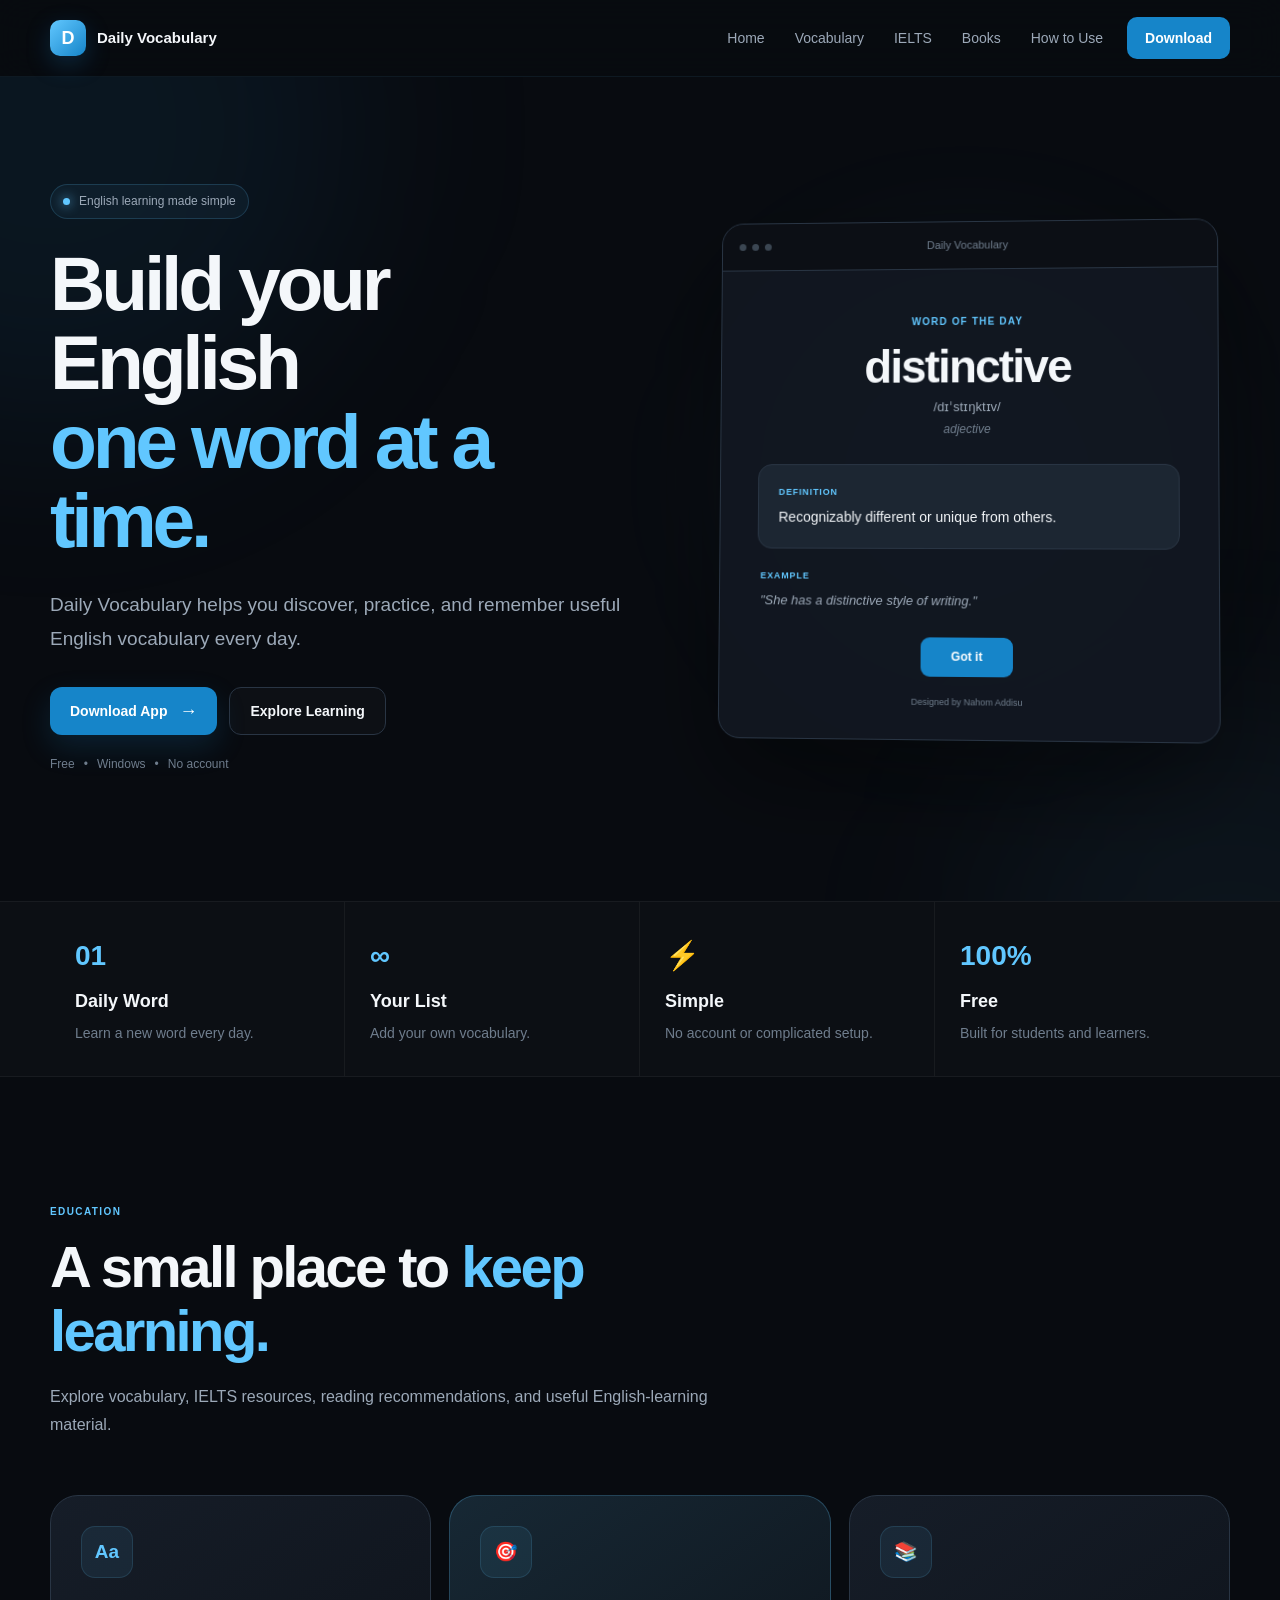
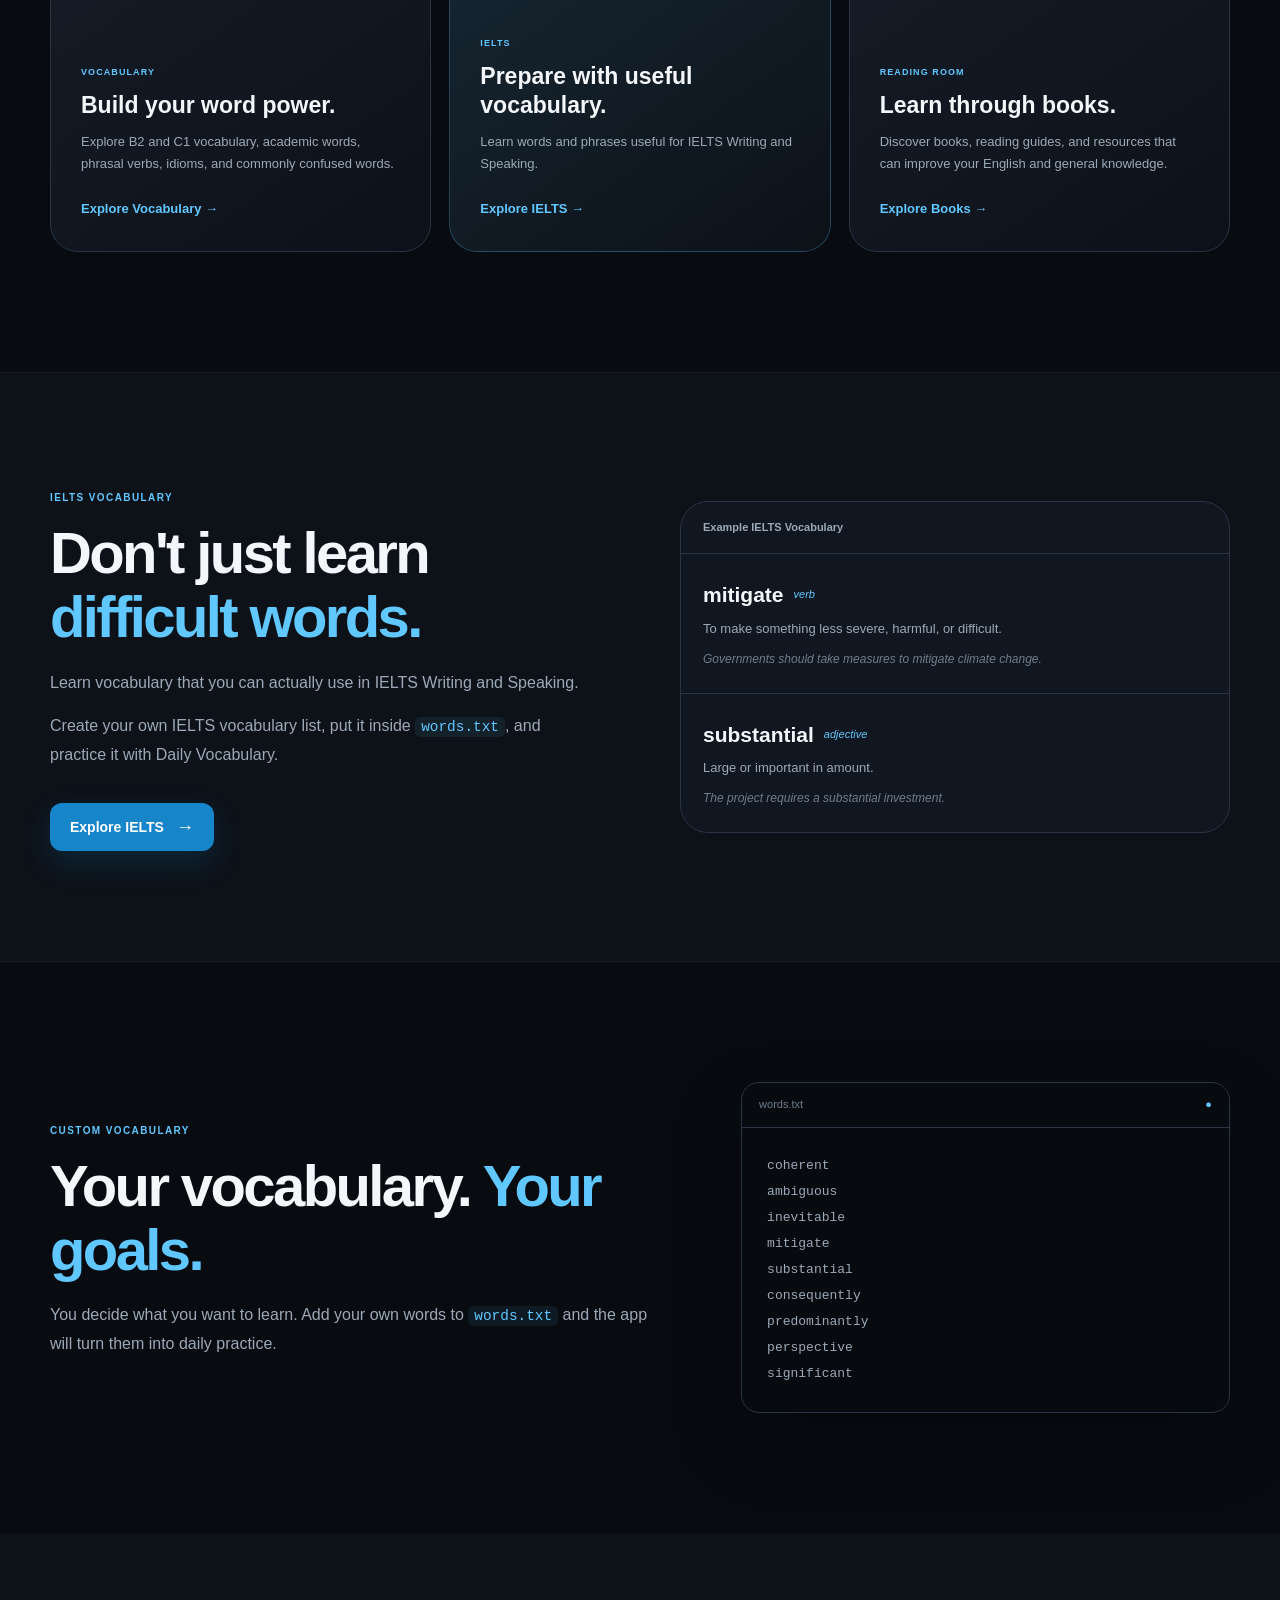
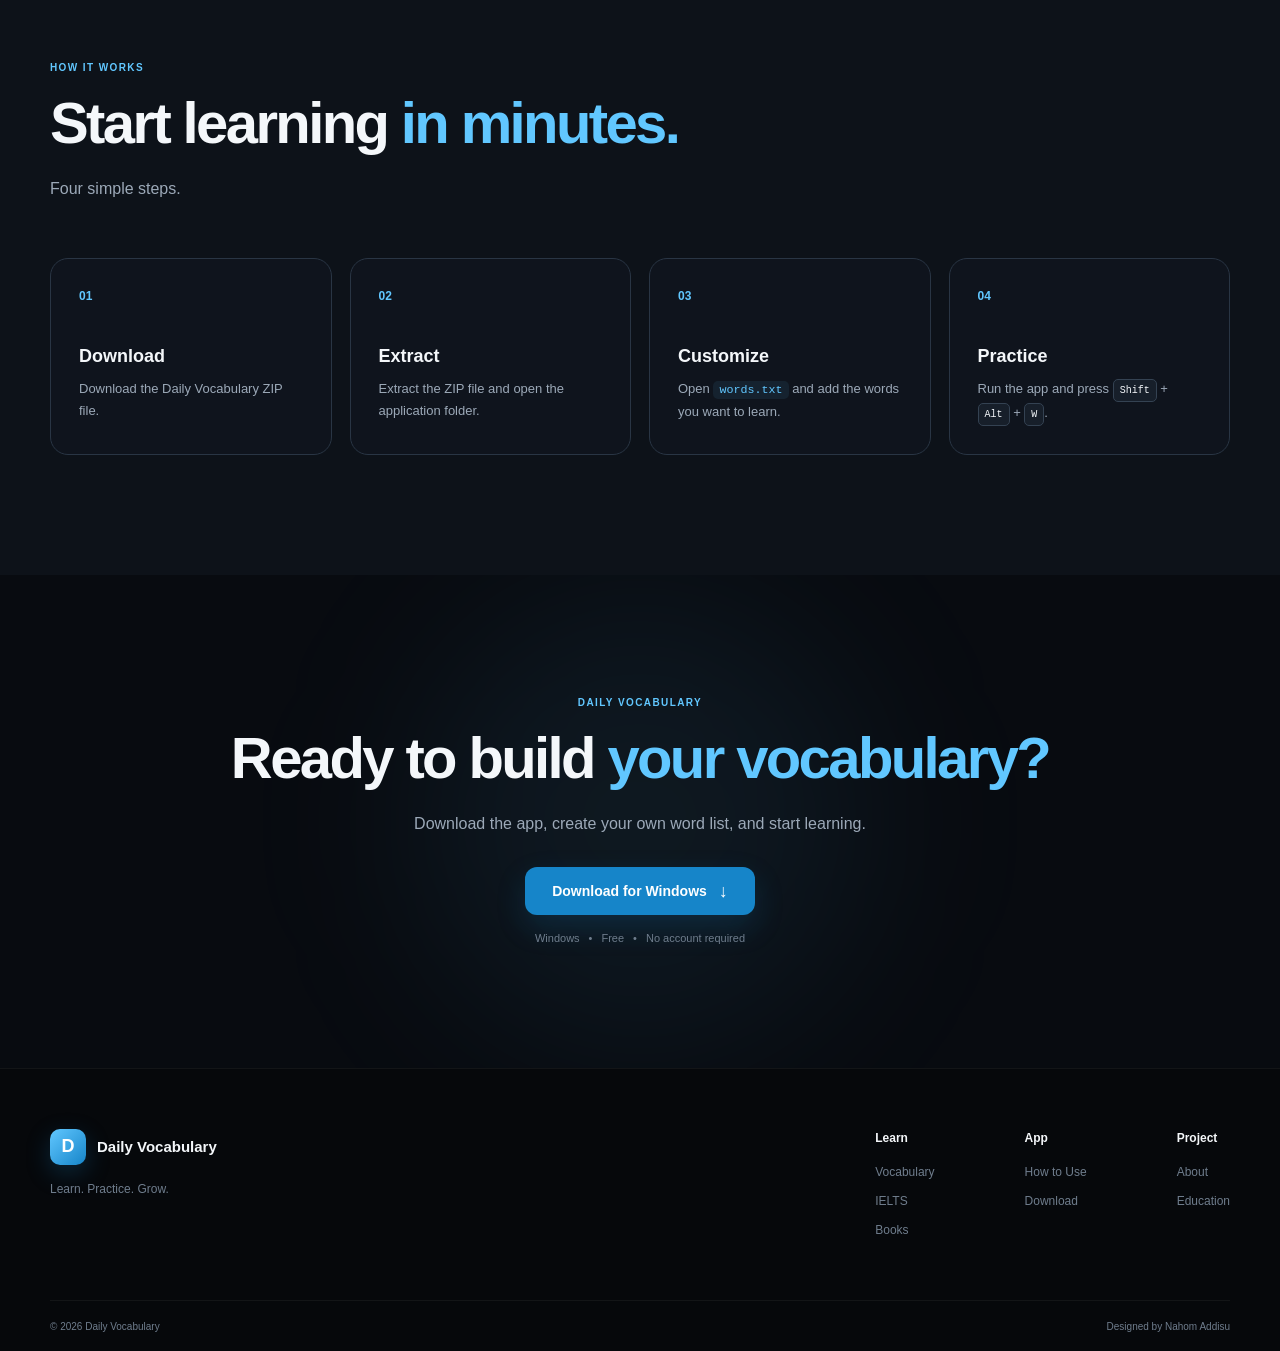
<file: index.html>
<!DOCTYPE html>
<html lang="en">
<head>

    <!-- =====================================================
         BASIC DOCUMENT SETTINGS
    ====================================================== -->

    <meta charset="UTF-8">

    <meta
        name="viewport"
        content="width=device-width, initial-scale=1.0"
    >

    <meta
        name="description"
        content="Daily Vocabulary — a simple English learning project for vocabulary, IELTS preparation, reading, and daily practice."
    >

    <meta
        name="theme-color"
        content="#080b10"
    >

    <title>
        Daily Vocabulary — Learn. Practice. Grow.
    </title>

    <!-- =====================================================
         STYLESHEET
    ====================================================== -->

    <link
        rel="stylesheet"
        href="css/style.css"
    >

</head>


<body>

    <!-- =====================================================
         HEADER
    ====================================================== -->

    <header class="site-header">

        <div class="container header-container">

            <!-- LOGO -->

            <a
                href="index.html"
                class="logo"
                aria-label="Daily Vocabulary Home"
            >

                <span class="logo-icon">
                    D
                </span>

                <span class="logo-text">
                    Daily Vocabulary
                </span>

            </a>


            <!-- DESKTOP NAVIGATION -->

            <nav
                class="desktop-nav"
                aria-label="Main navigation"
            >

                <a href="#home">
                    Home
                </a>

                <a href="#vocabulary">
                    Vocabulary
                </a>

                <a href="#ielts">
                    IELTS
                </a>

                <a href="#books">
                    Books
                </a>

                <a href="#how-to-use">
                    How to Use
                </a>

            </nav>


            <!-- DOWNLOAD BUTTON -->

            <a
                href="#download"
                class="header-button"
            >
                Download
            </a>


            <!-- MOBILE MENU BUTTON -->

            <button
                class="mobile-menu-button"
                id="mobileMenuButton"
                type="button"
                aria-label="Open navigation menu"
                aria-expanded="false"
            >

                <span></span>
                <span></span>
                <span></span>

            </button>

        </div>


        <!-- MOBILE NAVIGATION -->

        <nav
            class="mobile-nav"
            id="mobileNav"
            aria-label="Mobile navigation"
        >

            <a href="#home">
                Home
            </a>

            <a href="#vocabulary">
                Vocabulary
            </a>

            <a href="#ielts">
                IELTS
            </a>

            <a href="#books">
                Books
            </a>

            <a href="#how-to-use">
                How to Use
            </a>

            <a
                href="#download"
                class="mobile-download"
            >
                Download App
            </a>

        </nav>

    </header>


    <!-- =====================================================
         MAIN CONTENT
    ====================================================== -->

    <main>


        <!-- =================================================
             HERO SECTION
        ================================================== -->

        <section
            id="home"
            class="hero"
        >

            <div class="container hero-container">


                <!-- HERO TEXT -->

                <div class="hero-content">

                    <div class="eyebrow">

                        <span class="status-dot"></span>

                        English learning made simple

                    </div>


                    <h1>

                        Build your English

                        <span>
                            one word at a time.
                        </span>

                    </h1>


                    <p class="hero-description">

                        Daily Vocabulary helps you discover,
                        practice, and remember useful English
                        vocabulary every day.

                    </p>


                    <div class="hero-actions">

                        <a
                            href="#download"
                            class="button button-primary"
                        >

                            Download App

                            <span>
                                →
                            </span>

                        </a>


                        <a
                            href="#education"
                            class="button button-secondary"
                        >

                            Explore Learning

                        </a>

                    </div>


                    <div class="hero-meta">

                        <span>
                            Free
                        </span>

                        <span>
                            •
                        </span>

                        <span>
                            Windows
                        </span>

                        <span>
                            •
                        </span>

                        <span>
                            No account
                        </span>

                    </div>

                </div>


                <!-- APP PREVIEW -->

                <div class="hero-preview">

                    <div class="preview-glow"></div>


                    <div class="app-window">

                        <!-- APP HEADER -->

                        <div class="app-window-header">

                            <div class="window-dots">

                                <span></span>
                                <span></span>
                                <span></span>

                            </div>


                            <span class="window-title">
                                Daily Vocabulary
                            </span>

                        </div>


                        <!-- APP CONTENT -->

                        <div class="app-content">

                            <div class="app-label">
                                WORD OF THE DAY
                            </div>


                            <h2>
                                distinctive
                            </h2>


                            <div class="phonetic">
                                /dɪˈstɪŋktɪv/
                            </div>


                            <div class="part-of-speech">
                                adjective
                            </div>


                            <!-- DEFINITION -->

                            <div class="definition-card">

                                <div class="card-label">
                                    DEFINITION
                                </div>

                                <p>
                                    Recognizably different
                                    or unique from others.
                                </p>

                            </div>


                            <!-- EXAMPLE -->

                            <div class="example-block">

                                <div class="card-label">
                                    EXAMPLE
                                </div>

                                <p>
                                    "She has a distinctive
                                    style of writing."
                                </p>

                            </div>


                            <button
                                class="app-button"
                                type="button"
                            >
                                Got it
                            </button>


                            <div class="app-credit">
                                Designed by Nahom Addisu
                            </div>

                        </div>

                    </div>

                </div>

            </div>

        </section>


        <!-- =================================================
             QUICK FEATURES
        ================================================== -->

        <section class="features">

            <div class="container features-grid">


                <article class="feature-item">

                    <div class="feature-number">
                        01
                    </div>

                    <h3>
                        Daily Word
                    </h3>

                    <p>
                        Learn a new word every day.
                    </p>

                </article>


                <article class="feature-item">

                    <div class="feature-number">
                        ∞
                    </div>

                    <h3>
                        Your List
                    </h3>

                    <p>
                        Add your own vocabulary.
                    </p>

                </article>


                <article class="feature-item">

                    <div class="feature-number">
                        ⚡
                    </div>

                    <h3>
                        Simple
                    </h3>

                    <p>
                        No account or complicated setup.
                    </p>

                </article>


                <article class="feature-item">

                    <div class="feature-number">
                        100%
                    </div>

                    <h3>
                        Free
                    </h3>

                    <p>
                        Built for students and learners.
                    </p>

                </article>

            </div>

        </section>


        <!-- =================================================
             EDUCATION SECTION
        ================================================== -->

        <section
            id="education"
            class="section education"
        >

            <div class="container">


                <!-- SECTION HEADER -->

                <div class="section-header">

                    <span class="section-label">
                        EDUCATION
                    </span>

                    <h2>
                        A small place to
                        <span>
                            keep learning.
                        </span>
                    </h2>

                    <p>
                        Explore vocabulary, IELTS resources,
                        reading recommendations, and useful
                        English-learning material.
                    </p>

                </div>


                <!-- EDUCATION CARDS -->

                <div class="education-grid">


                    <!-- VOCABULARY -->

                    <article
                        id="vocabulary"
                        class="education-card"
                    >

                        <div class="education-icon">
                            Aa
                        </div>

                        <div class="education-content">

                            <span class="card-category">
                                VOCABULARY
                            </span>

                            <h3>
                                Build your word power.
                            </h3>

                            <p>
                                Explore B2 and C1 vocabulary,
                                academic words, phrasal verbs,
                                idioms, and commonly confused words.
                            </p>

                            <a href="pages/resources.html">
                                Explore Vocabulary
                                →
                            </a>

                        </div>

                    </article>


                    <!-- IELTS -->

                    <article
                        id="ielts"
                        class="education-card education-card-featured"
                    >

                        <div class="education-icon">
                            🎯
                        </div>

                        <div class="education-content">

                            <span class="card-category">
                                IELTS
                            </span>

                            <h3>
                                Prepare with useful vocabulary.
                            </h3>

                            <p>
                                Learn words and phrases useful
                                for IELTS Writing and Speaking.
                            </p>

                            <a href="pages/ielts.html">
                                Explore IELTS
                                →
                            </a>

                        </div>

                    </article>


                    <!-- BOOKS -->

                    <article
                        id="books"
                        class="education-card"
                    >

                        <div class="education-icon">
                            📚
                        </div>

                        <div class="education-content">

                            <span class="card-category">
                                READING ROOM
                            </span>

                            <h3>
                                Learn through books.
                            </h3>

                            <p>
                                Discover books, reading guides,
                                and resources that can improve
                                your English and general knowledge.
                            </p>

                            <a href="pages/books.html">
                                Explore Books
                                →
                            </a>

                        </div>

                    </article>

                </div>

            </div>

        </section>


        <!-- =================================================
             IELTS SECTION
        ================================================== -->

        <section class="ielts-section">

            <div class="container ielts-container">


                <!-- LEFT -->

                <div class="ielts-content">

                    <span class="section-label">
                        IELTS VOCABULARY
                    </span>

                    <h2>
                        Don't just learn
                        <span>
                            difficult words.
                        </span>
                    </h2>

                    <p>
                        Learn vocabulary that you can actually
                        use in IELTS Writing and Speaking.
                    </p>

                    <p>
                        Create your own IELTS vocabulary list,
                        put it inside <code>words.txt</code>,
                        and practice it with Daily Vocabulary.
                    </p>


                    <a
                        href="pages/ielts.html"
                        class="button button-primary"
                    >

                        Explore IELTS

                        <span>
                            →
                        </span>

                    </a>

                </div>


                <!-- RIGHT -->

                <div class="ielts-card">

                    <div class="ielts-card-header">
                        Example IELTS Vocabulary
                    </div>


                    <!-- WORD 1 -->

                    <div class="ielts-word">

                        <div class="word-heading">

                            <strong>
                                mitigate
                            </strong>

                            <span>
                                verb
                            </span>

                        </div>

                        <p>
                            To make something less severe,
                            harmful, or difficult.
                        </p>

                        <small>
                            Governments should take measures
                            to mitigate climate change.
                        </small>

                    </div>


                    <!-- WORD 2 -->

                    <div class="ielts-word">

                        <div class="word-heading">

                            <strong>
                                substantial
                            </strong>

                            <span>
                                adjective
                            </span>

                        </div>

                        <p>
                            Large or important in amount.
                        </p>

                        <small>
                            The project requires a substantial
                            investment.
                        </small>

                    </div>

                </div>

            </div>

        </section>


        <!-- =================================================
             CUSTOM VOCABULARY
        ================================================== -->

        <section class="section custom-vocabulary">

            <div class="container custom-container">


                <div class="custom-content">

                    <span class="section-label">
                        CUSTOM VOCABULARY
                    </span>

                    <h2>
                        Your vocabulary.
                        <span>
                            Your goals.
                        </span>
                    </h2>

                    <p>
                        You decide what you want to learn.
                        Add your own words to
                        <code>words.txt</code> and the app
                        will turn them into daily practice.
                    </p>

                </div>


                <!-- CODE WINDOW -->

                <div class="code-window">

                    <div class="code-header">

                        <span>
                            words.txt
                        </span>

                        <span>
                            ●
                        </span>

                    </div>


                    <pre><code>coherent
ambiguous
inevitable
mitigate
substantial
consequently
predominantly
perspective
significant</code></pre>

                </div>

            </div>

        </section>


        <!-- =================================================
             HOW TO USE
        ================================================== -->

        <section
            id="how-to-use"
            class="section how-to-use"
        >

            <div class="container">


                <div class="section-header">

                    <span class="section-label">
                        HOW IT WORKS
                    </span>

                    <h2>
                        Start learning
                        <span>
                            in minutes.
                        </span>
                    </h2>

                    <p>
                        Four simple steps.
                    </p>

                </div>


                <div class="steps-grid">


                    <!-- STEP 1 -->

                    <article class="step">

                        <div class="step-number">
                            01
                        </div>

                        <h3>
                            Download
                        </h3>

                        <p>
                            Download the Daily Vocabulary
                            ZIP file.
                        </p>

                    </article>


                    <!-- STEP 2 -->

                    <article class="step">

                        <div class="step-number">
                            02
                        </div>

                        <h3>
                            Extract
                        </h3>

                        <p>
                            Extract the ZIP file and open
                            the application folder.
                        </p>

                    </article>


                    <!-- STEP 3 -->

                    <article class="step">

                        <div class="step-number">
                            03
                        </div>

                        <h3>
                            Customize
                        </h3>

                        <p>
                            Open <code>words.txt</code> and
                            add the words you want to learn.
                        </p>

                    </article>


                    <!-- STEP 4 -->

                    <article class="step">

                        <div class="step-number">
                            04
                        </div>

                        <h3>
                            Practice
                        </h3>

                        <p>
                            Run the app and press
                            <kbd>Shift</kbd>
                            +
                            <kbd>Alt</kbd>
                            +
                            <kbd>W</kbd>.
                        </p>

                    </article>

                </div>

            </div>

        </section>


        <!-- =================================================
             DOWNLOAD CTA
        ================================================== -->

        <section
            id="download"
            class="download-section"
        >

            <div class="container download-container">

                <span class="section-label">
                    DAILY VOCABULARY
                </span>

                <h2>
                    Ready to build
                    <span>
                        your vocabulary?
                    </span>
                </h2>

                <p>
                    Download the app, create your own word
                    list, and start learning.
                </p>


                <a
                    href="downloads/DailyVocabularyFinal.zip"
                    class="button button-primary download-button"
                    download
                >

                    Download for Windows

                    <span>
                        ↓
                    </span>

                </a>


                <div class="download-info">

                    Windows
                    <span>•</span>
                    Free
                    <span>•</span>
                    No account required

                </div>

            </div>

        </section>

    </main>


    <!-- =====================================================
         FOOTER
    ====================================================== -->

    <footer class="site-footer">

        <div class="container footer-container">


            <!-- BRAND -->

            <div class="footer-brand">

                <a
                    href="#home"
                    class="logo"
                >

                    <span class="logo-icon">
                        D
                    </span>

                    <span class="logo-text">
                        Daily Vocabulary
                    </span>

                </a>

                <p>
                    Learn. Practice. Grow.
                </p>

            </div>


            <!-- LINKS -->

            <div class="footer-links">


                <div class="footer-column">

                    <h4>
                        Learn
                    </h4>

                    <a href="pages/resources.html">
                        Vocabulary
                    </a>

                    <a href="pages/ielts.html">
                        IELTS
                    </a>

                    <a href="pages/books.html">
                        Books
                    </a>

                </div>


                <div class="footer-column">

                    <h4>
                        App
                    </h4>

                    <a href="#how-to-use">
                        How to Use
                    </a>

                    <a href="#download">
                        Download
                    </a>

                </div>


                <div class="footer-column">

                    <h4>
                        Project
                    </h4>

                    <a href="#home">
                        About
                    </a>

                    <a href="#education">
                        Education
                    </a>

                </div>

            </div>

        </div>


        <!-- COPYRIGHT -->

        <div class="container footer-bottom">

            <span>
                © 2026 Daily Vocabulary
            </span>

            <span>
                Designed by Nahom Addisu
            </span>

        </div>

    </footer>


    <!-- =====================================================
         JAVASCRIPT
    ====================================================== -->

    <script src="js/script.js"></script>

</body>

</html>
</file>
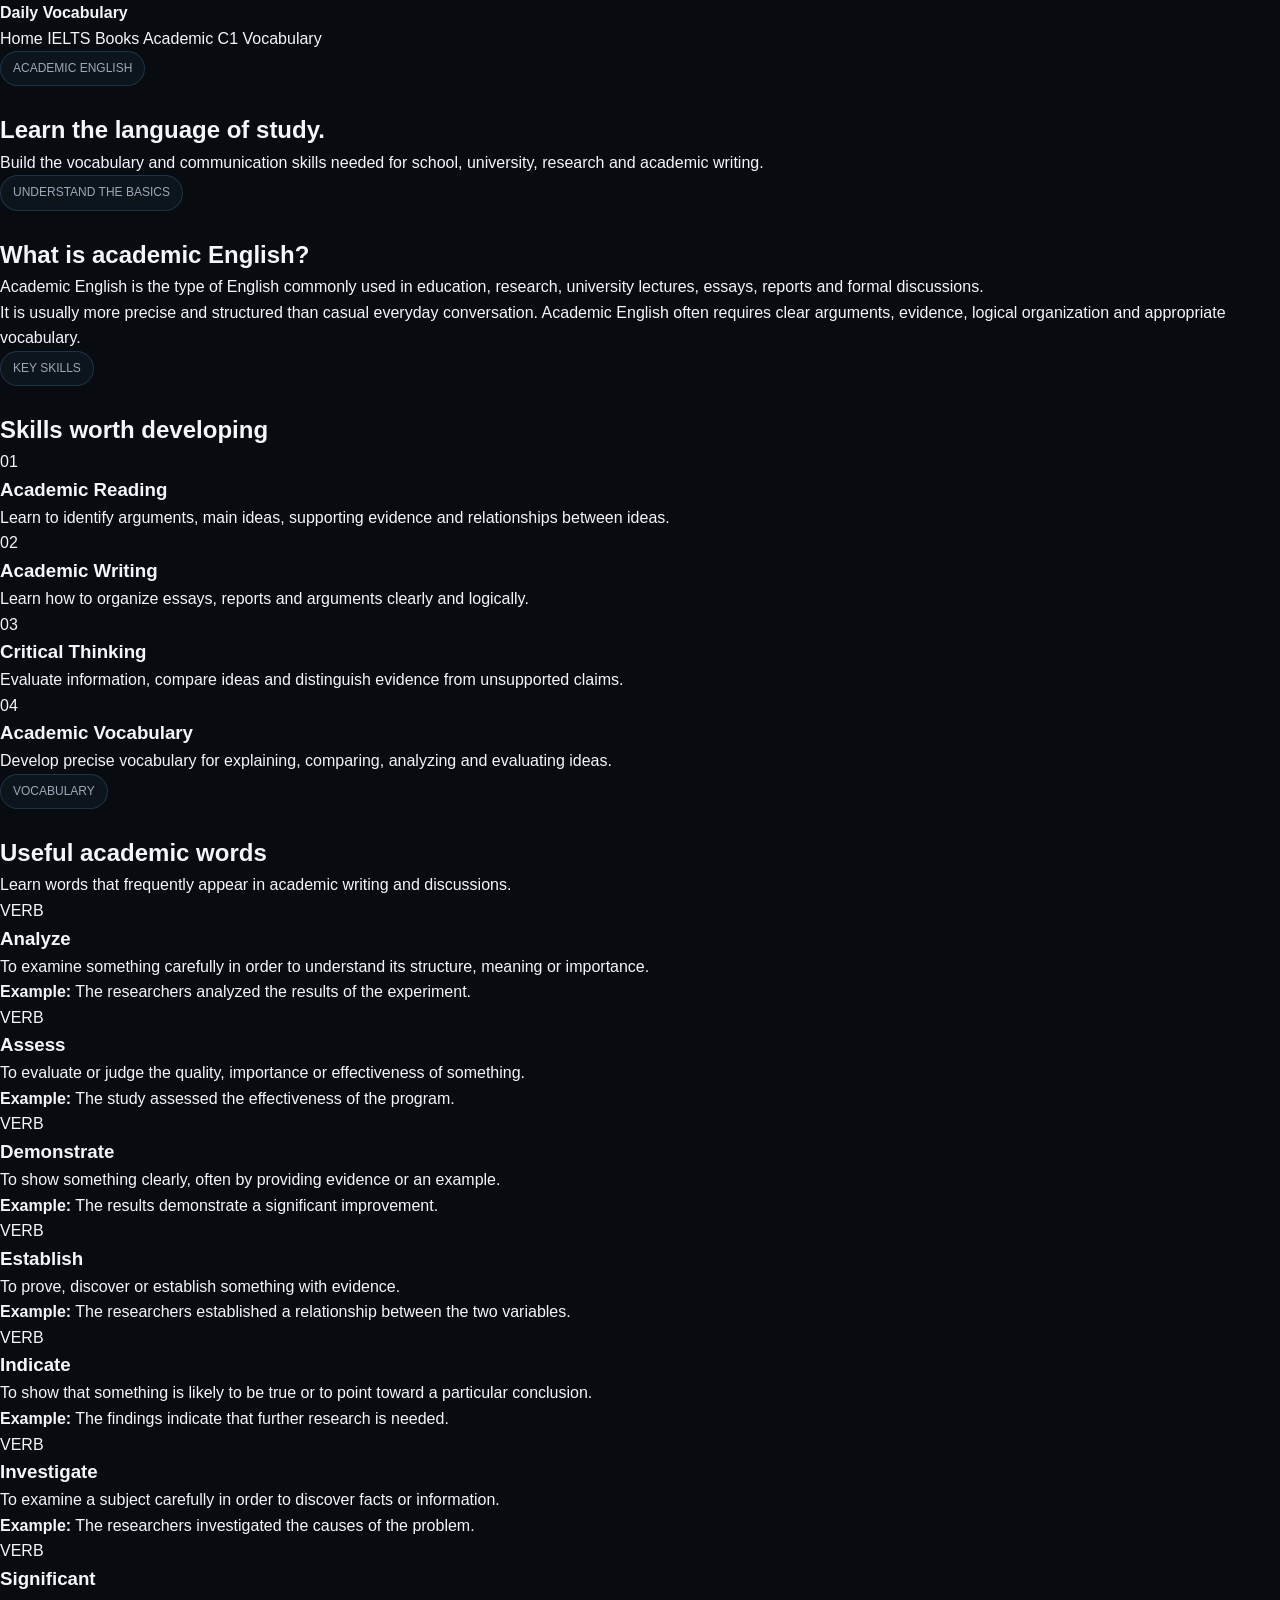
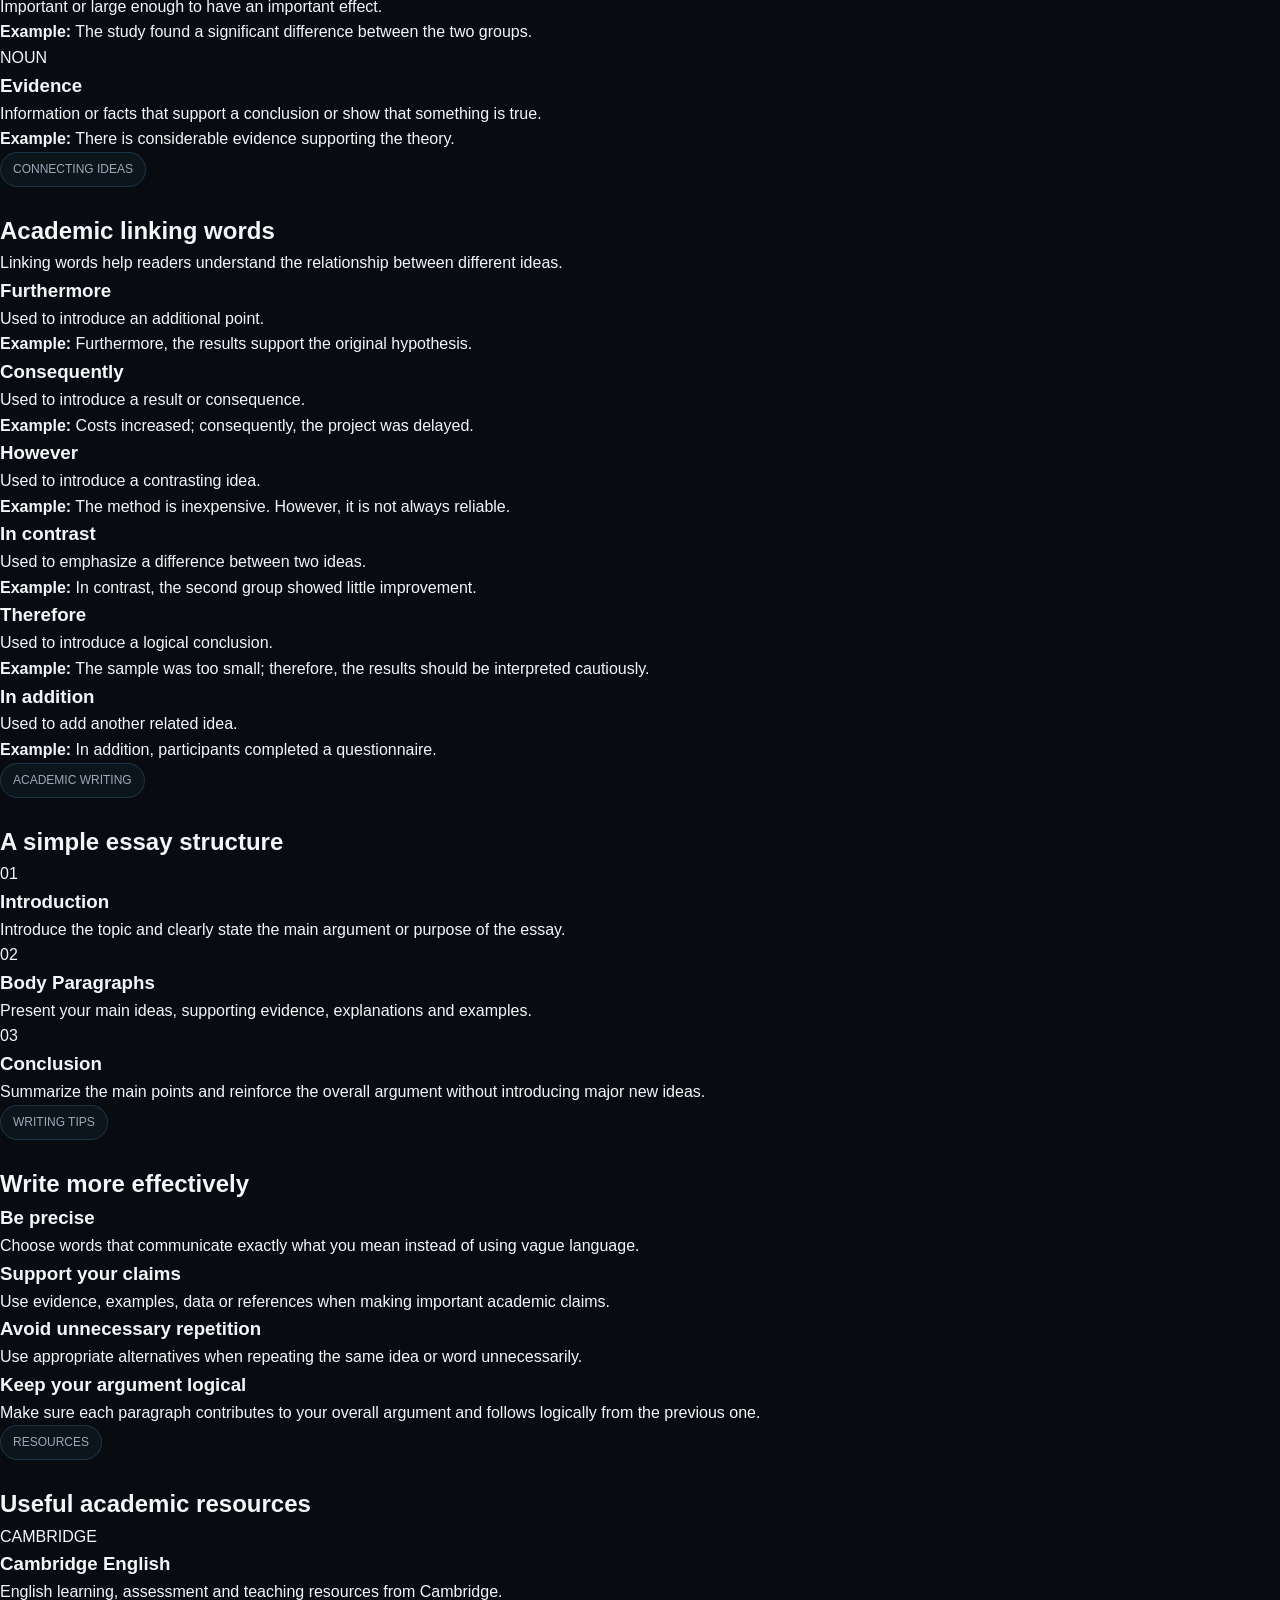
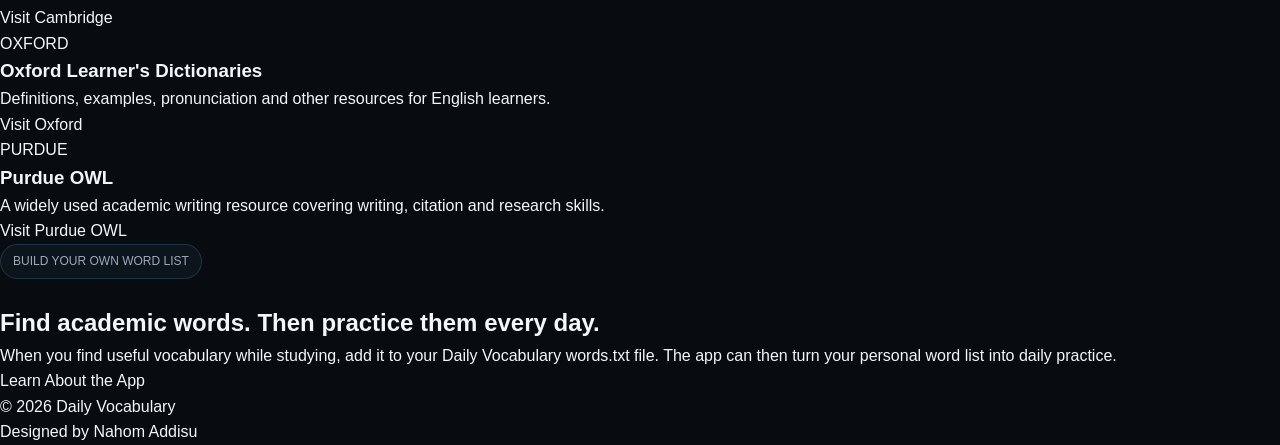
<file: pages/academic.html>
<!DOCTYPE html>
<html lang="en">

<head>
    <meta charset="UTF-8">
    <meta name="viewport" content="width=device-width, initial-scale=1.0">

    <title>Academic English | Daily Vocabulary</title>

    <link rel="stylesheet" href="../css/style.css">
</head>

<body>

    <!-- =========================
         NAVIGATION
    ========================== -->

    <header class="navbar">

        <div class="nav-container">

            <a href="../index.html" class="logo">
                Daily Vocabulary
            </a>

            <nav>
                <a href="../index.html">Home</a>
                <a href="ielts.html">IELTS</a>
                <a href="books.html">Books</a>
                <a href="academic.html" class="active">Academic</a>
                <a href="c1.html">C1 Vocabulary</a>
            </nav>

        </div>

    </header>


    <!-- =========================
         HERO
    ========================== -->

    <main>

        <section class="page-hero">

            <span class="eyebrow">
                ACADEMIC ENGLISH
            </span>

            <h1>
                Learn the language of study.
            </h1>

            <p>
                Build the vocabulary and communication skills needed
                for school, university, research and academic writing.
            </p>

        </section>


        <!-- =========================
             WHAT IS ACADEMIC ENGLISH?
        ========================== -->

        <section class="resource-section">

            <div class="section-heading">

                <span class="eyebrow">
                    UNDERSTAND THE BASICS
                </span>

                <h2>
                    What is academic English?
                </h2>

            </div>

            <p>
                Academic English is the type of English commonly used
                in education, research, university lectures, essays,
                reports and formal discussions.
            </p>

            <p>
                It is usually more precise and structured than casual
                everyday conversation. Academic English often requires
                clear arguments, evidence, logical organization and
                appropriate vocabulary.
            </p>

        </section>


        <!-- =========================
             KEY SKILLS
        ========================== -->

        <section class="resource-section">

            <div class="section-heading">

                <span class="eyebrow">
                    KEY SKILLS
                </span>

                <h2>
                    Skills worth developing
                </h2>

            </div>


            <div class="book-grid">

                <article class="book-card">

                    <span class="book-category">
                        01
                    </span>

                    <h3>
                        Academic Reading
                    </h3>

                    <p>
                        Learn to identify arguments, main ideas,
                        supporting evidence and relationships between ideas.
                    </p>

                </article>


                <article class="book-card">

                    <span class="book-category">
                        02
                    </span>

                    <h3>
                        Academic Writing
                    </h3>

                    <p>
                        Learn how to organize essays, reports and
                        arguments clearly and logically.
                    </p>

                </article>


                <article class="book-card">

                    <span class="book-category">
                        03
                    </span>

                    <h3>
                        Critical Thinking
                    </h3>

                    <p>
                        Evaluate information, compare ideas and
                        distinguish evidence from unsupported claims.
                    </p>

                </article>


                <article class="book-card">

                    <span class="book-category">
                        04
                    </span>

                    <h3>
                        Academic Vocabulary
                    </h3>

                    <p>
                        Develop precise vocabulary for explaining,
                        comparing, analyzing and evaluating ideas.
                    </p>

                </article>

            </div>

        </section>


        <!-- =========================
             ACADEMIC VOCABULARY
        ========================== -->

        <section class="resource-section">

            <div class="section-heading">

                <span class="eyebrow">
                    VOCABULARY
                </span>

                <h2>
                    Useful academic words
                </h2>

                <p>
                    Learn words that frequently appear in academic
                    writing and discussions.
                </p>

            </div>


            <div class="book-grid">


                <!-- WORD 1 -->

                <article class="book-card">

                    <span class="book-category">
                        VERB
                    </span>

                    <h3>
                        Analyze
                    </h3>

                    <p>
                        To examine something carefully in order to
                        understand its structure, meaning or importance.
                    </p>

                    <p>
                        <strong>Example:</strong>
                        The researchers analyzed the results of the experiment.
                    </p>

                </article>


                <!-- WORD 2 -->

                <article class="book-card">

                    <span class="book-category">
                        VERB
                    </span>

                    <h3>
                        Assess
                    </h3>

                    <p>
                        To evaluate or judge the quality, importance
                        or effectiveness of something.
                    </p>

                    <p>
                        <strong>Example:</strong>
                        The study assessed the effectiveness of the program.
                    </p>

                </article>


                <!-- WORD 3 -->

                <article class="book-card">

                    <span class="book-category">
                        VERB
                    </span>

                    <h3>
                        Demonstrate
                    </h3>

                    <p>
                        To show something clearly, often by providing
                        evidence or an example.
                    </p>

                    <p>
                        <strong>Example:</strong>
                        The results demonstrate a significant improvement.
                    </p>

                </article>


                <!-- WORD 4 -->

                <article class="book-card">

                    <span class="book-category">
                        VERB
                    </span>

                    <h3>
                        Establish
                    </h3>

                    <p>
                        To prove, discover or establish something
                        with evidence.
                    </p>

                    <p>
                        <strong>Example:</strong>
                        The researchers established a relationship
                        between the two variables.
                    </p>

                </article>


                <!-- WORD 5 -->

                <article class="book-card">

                    <span class="book-category">
                        VERB
                    </span>

                    <h3>
                        Indicate
                    </h3>

                    <p>
                        To show that something is likely to be true
                        or to point toward a particular conclusion.
                    </p>

                    <p>
                        <strong>Example:</strong>
                        The findings indicate that further research is needed.
                    </p>

                </article>


                <!-- WORD 6 -->

                <article class="book-card">

                    <span class="book-category">
                        VERB
                    </span>

                    <h3>
                        Investigate
                    </h3>

                    <p>
                        To examine a subject carefully in order to
                        discover facts or information.
                    </p>

                    <p>
                        <strong>Example:</strong>
                        The researchers investigated the causes of the problem.
                    </p>

                </article>


                <!-- WORD 7 -->

                <article class="book-card">

                    <span class="book-category">
                        VERB
                    </span>

                    <h3>
                        Significant
                    </h3>

                    <p>
                        Important or large enough to have an important effect.
                    </p>

                    <p>
                        <strong>Example:</strong>
                        The study found a significant difference between
                        the two groups.
                    </p>

                </article>


                <!-- WORD 8 -->

                <article class="book-card">

                    <span class="book-category">
                        NOUN
                    </span>

                    <h3>
                        Evidence
                    </h3>

                    <p>
                        Information or facts that support a conclusion
                        or show that something is true.
                    </p>

                    <p>
                        <strong>Example:</strong>
                        There is considerable evidence supporting the theory.
                    </p>

                </article>

            </div>

        </section>


        <!-- =========================
             ACADEMIC CONNECTORS
        ========================== -->

        <section class="resource-section">

            <div class="section-heading">

                <span class="eyebrow">
                    CONNECTING IDEAS
                </span>

                <h2>
                    Academic linking words
                </h2>

                <p>
                    Linking words help readers understand the relationship
                    between different ideas.
                </p>

            </div>


            <div class="book-grid">


                <article class="book-card">

                    <h3>
                        Furthermore
                    </h3>

                    <p>
                        Used to introduce an additional point.
                    </p>

                    <p>
                        <strong>Example:</strong>
                        Furthermore, the results support the original hypothesis.
                    </p>

                </article>


                <article class="book-card">

                    <h3>
                        Consequently
                    </h3>

                    <p>
                        Used to introduce a result or consequence.
                    </p>

                    <p>
                        <strong>Example:</strong>
                        Costs increased; consequently, the project was delayed.
                    </p>

                </article>


                <article class="book-card">

                    <h3>
                        However
                    </h3>

                    <p>
                        Used to introduce a contrasting idea.
                    </p>

                    <p>
                        <strong>Example:</strong>
                        The method is inexpensive. However, it is not always reliable.
                    </p>

                </article>


                <article class="book-card">

                    <h3>
                        In contrast
                    </h3>

                    <p>
                        Used to emphasize a difference between two ideas.
                    </p>

                    <p>
                        <strong>Example:</strong>
                        In contrast, the second group showed little improvement.
                    </p>

                </article>


                <article class="book-card">

                    <h3>
                        Therefore
                    </h3>

                    <p>
                        Used to introduce a logical conclusion.
                    </p>

                    <p>
                        <strong>Example:</strong>
                        The sample was too small; therefore, the results
                        should be interpreted cautiously.
                    </p>

                </article>


                <article class="book-card">

                    <h3>
                        In addition
                    </h3>

                    <p>
                        Used to add another related idea.
                    </p>

                    <p>
                        <strong>Example:</strong>
                        In addition, participants completed a questionnaire.
                    </p>

                </article>

            </div>

        </section>


        <!-- =========================
             WRITING STRUCTURE
        ========================== -->

        <section class="resource-section">

            <div class="section-heading">

                <span class="eyebrow">
                    ACADEMIC WRITING
                </span>

                <h2>
                    A simple essay structure
                </h2>

            </div>


            <div class="book-grid">


                <article class="book-card">

                    <span class="book-category">
                        01
                    </span>

                    <h3>
                        Introduction
                    </h3>

                    <p>
                        Introduce the topic and clearly state the
                        main argument or purpose of the essay.
                    </p>

                </article>


                <article class="book-card">

                    <span class="book-category">
                        02
                    </span>

                    <h3>
                        Body Paragraphs
                    </h3>

                    <p>
                        Present your main ideas, supporting evidence,
                        explanations and examples.
                    </p>

                </article>


                <article class="book-card">

                    <span class="book-category">
                        03
                    </span>

                    <h3>
                        Conclusion
                    </h3>

                    <p>
                        Summarize the main points and reinforce the
                        overall argument without introducing major
                        new ideas.
                    </p>

                </article>

            </div>

        </section>


        <!-- =========================
             ACADEMIC WRITING TIPS
        ========================== -->

        <section class="resource-section">

            <div class="section-heading">

                <span class="eyebrow">
                    WRITING TIPS
                </span>

                <h2>
                    Write more effectively
                </h2>

            </div>


            <div class="book-grid">


                <article class="book-card">

                    <h3>
                        Be precise
                    </h3>

                    <p>
                        Choose words that communicate exactly what
                        you mean instead of using vague language.
                    </p>

                </article>


                <article class="book-card">

                    <h3>
                        Support your claims
                    </h3>

                    <p>
                        Use evidence, examples, data or references
                        when making important academic claims.
                    </p>

                </article>


                <article class="book-card">

                    <h3>
                        Avoid unnecessary repetition
                    </h3>

                    <p>
                        Use appropriate alternatives when repeating
                        the same idea or word unnecessarily.
                    </p>

                </article>


                <article class="book-card">

                    <h3>
                        Keep your argument logical
                    </h3>

                    <p>
                        Make sure each paragraph contributes to your
                        overall argument and follows logically from
                        the previous one.
                    </p>

                </article>

            </div>

        </section>


        <!-- =========================
             ACADEMIC RESOURCES
        ========================== -->

        <section class="resource-section">

            <div class="section-heading">

                <span class="eyebrow">
                    RESOURCES
                </span>

                <h2>
                    Useful academic resources
                </h2>

            </div>


            <div class="book-grid">


                <article class="book-card">

                    <span class="book-category">
                        CAMBRIDGE
                    </span>

                    <h3>
                        Cambridge English
                    </h3>

                    <p>
                        English learning, assessment and teaching
                        resources from Cambridge.
                    </p>

                    <a
                        href="https://www.cambridgeenglish.org/"
                        target="_blank"
                        rel="noopener noreferrer"
                        class="resource-button"
                    >
                        Visit Cambridge
                    </a>

                </article>


                <article class="book-card">

                    <span class="book-category">
                        OXFORD
                    </span>

                    <h3>
                        Oxford Learner's Dictionaries
                    </h3>

                    <p>
                        Definitions, examples, pronunciation and
                        other resources for English learners.
                    </p>

                    <a
                        href="https://www.oxfordlearnersdictionaries.com/"
                        target="_blank"
                        rel="noopener noreferrer"
                        class="resource-button"
                    >
                        Visit Oxford
                    </a>

                </article>


                <article class="book-card">

                    <span class="book-category">
                        PURDUE
                    </span>

                    <h3>
                        Purdue OWL
                    </h3>

                    <p>
                        A widely used academic writing resource covering
                        writing, citation and research skills.
                    </p>

                    <a
                        href="https://owl.purdue.edu/"
                        target="_blank"
                        rel="noopener noreferrer"
                        class="resource-button"
                    >
                        Visit Purdue OWL
                    </a>

                </article>

            </div>

        </section>


        <!-- =========================
             DAILY VOCABULARY
        ========================== -->

        <section class="cta-section">

            <span class="eyebrow">
                BUILD YOUR OWN WORD LIST
            </span>

            <h2>
                Find academic words. Then practice them every day.
            </h2>

            <p>
                When you find useful vocabulary while studying,
                add it to your Daily Vocabulary words.txt file.
                The app can then turn your personal word list
                into daily practice.
            </p>

            <a
                href="app.html"
                class="resource-button"
            >
                Learn About the App
            </a>

        </section>

    </main>


    <!-- =========================
         FOOTER
    ========================== -->

    <footer>

        <p>
            © 2026 Daily Vocabulary
        </p>

        <p>
            Designed by Nahom Addisu
        </p>

    </footer>

</body>

</html>
</file>
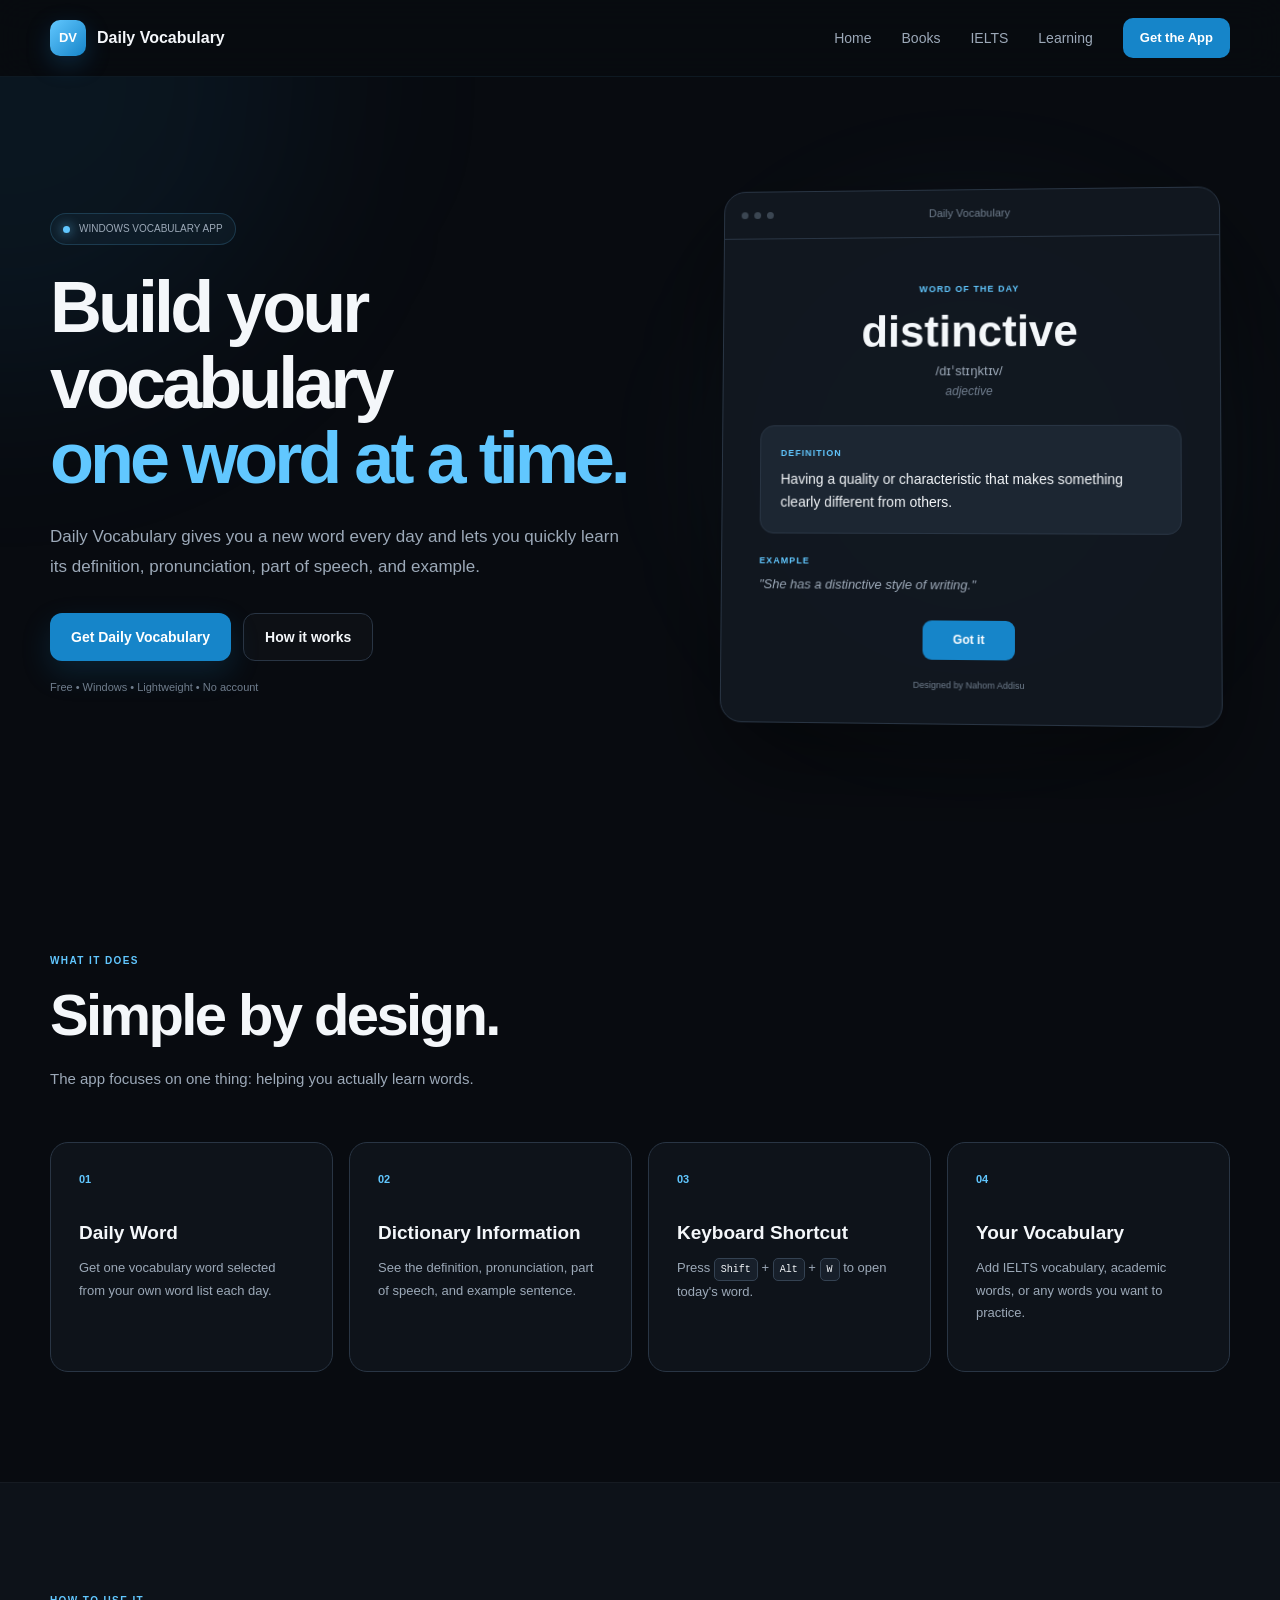
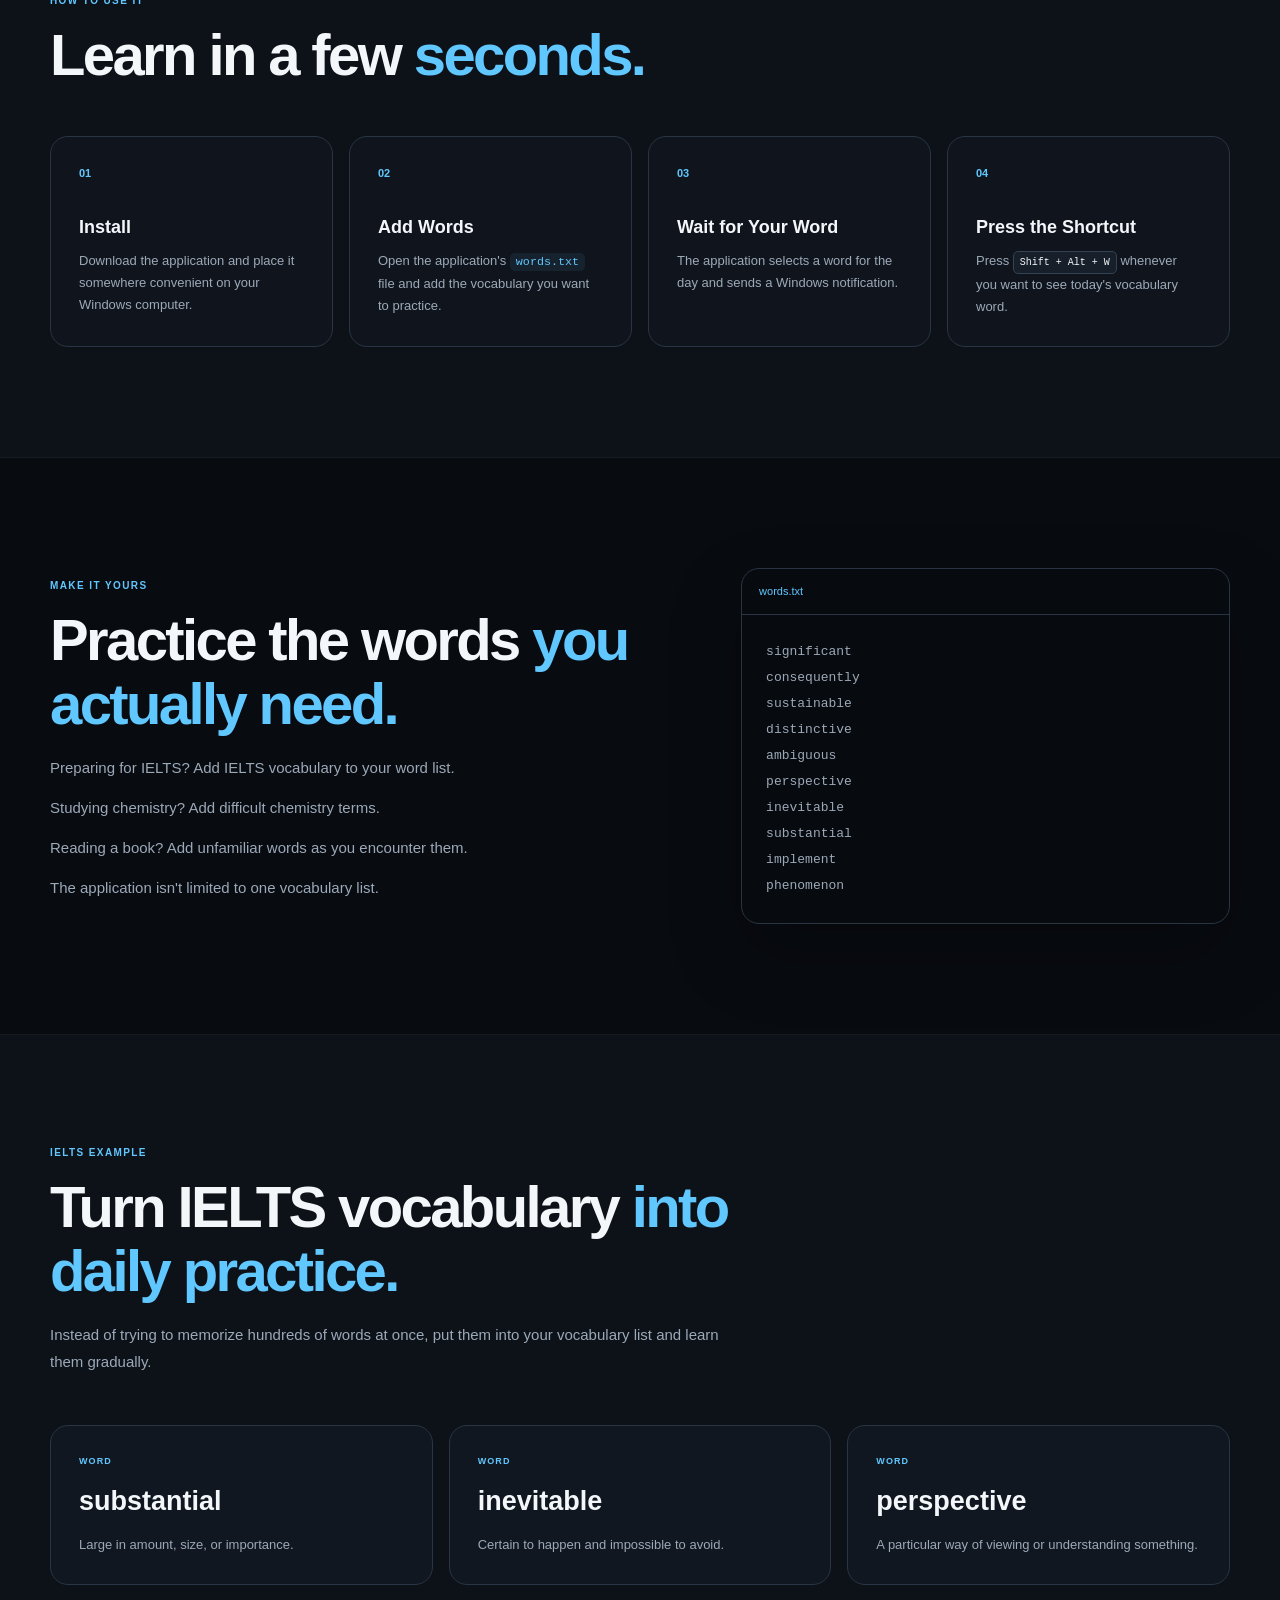
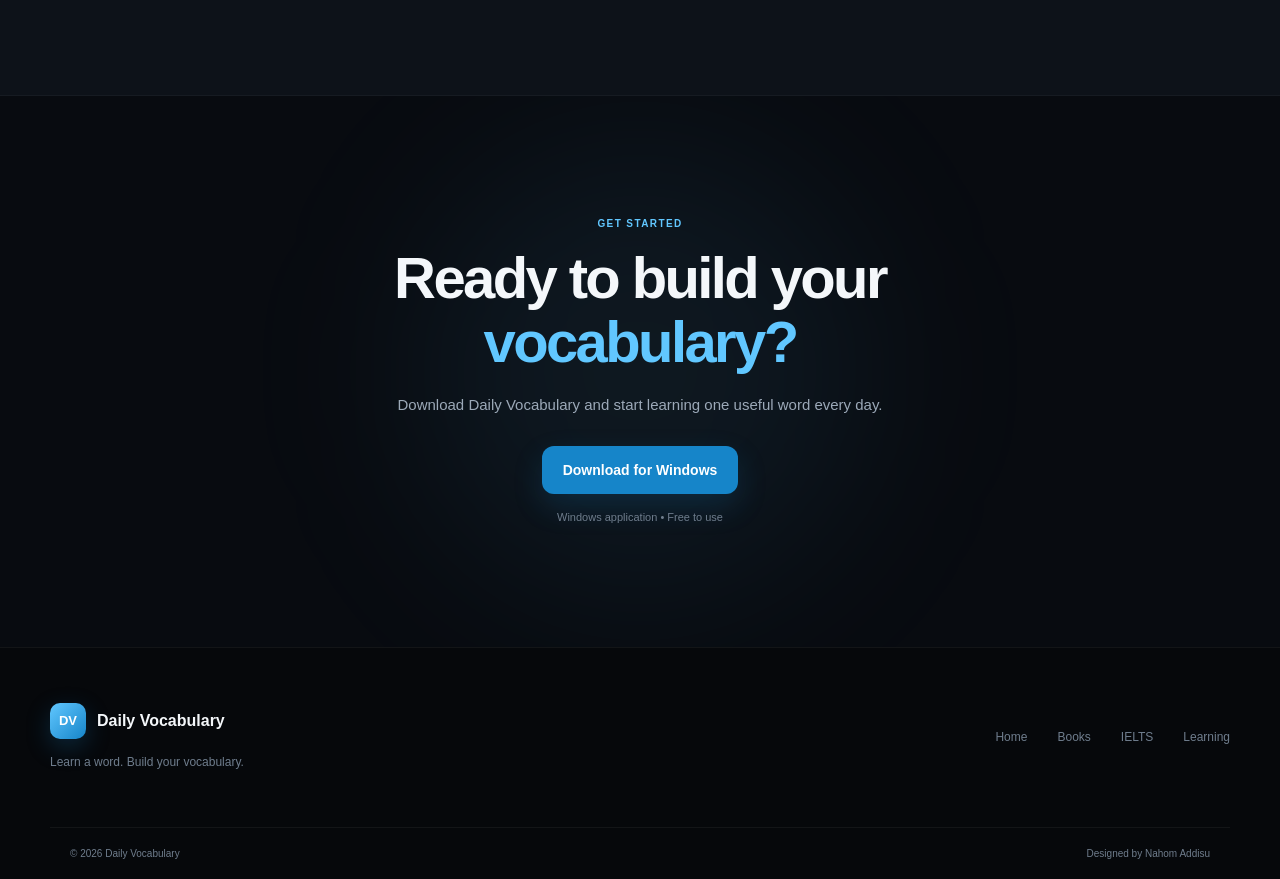
<file: pages/app.html>
<!DOCTYPE html>
<html lang="en">

<head>

    <meta charset="UTF-8">

    <meta
        name="viewport"
        content="width=device-width, initial-scale=1.0"
    >

    <title>Daily Vocabulary App | Learn Every Day</title>

    <link
        rel="stylesheet"
        href="app.css"
    >

</head>


<body>


    <!-- =====================================================
         HEADER
         ===================================================== -->

    <header class="app-header">

        <div class="app-container header-inner">

            <a
                href="../index.html"
                class="brand"
            >

                <span class="brand-icon">
                    DV
                </span>

                <span>
                    Daily Vocabulary
                </span>

            </a>


            <nav class="desktop-nav">

                <a href="../index.html">
                    Home
                </a>

                <a href="books.html">
                    Books
                </a>

                <a href="ielts.html">
                    IELTS
                </a>

                <a href="other.html">
                    Learning
                </a>

            </nav>


            <a
                href="#download"
                class="header-download"
            >
                Get the App
            </a>

        </div>

    </header>



    <!-- =====================================================
         HERO
         ===================================================== -->

    <main>

        <section class="app-hero">

            <div class="app-container hero-grid">


                <div class="hero-text">

                    <div class="badge">
                        <span class="badge-dot"></span>
                        WINDOWS VOCABULARY APP
                    </div>


                    <h1>
                        Build your vocabulary
                        <span>one word at a time.</span>
                    </h1>


                    <p class="hero-description">

                        Daily Vocabulary gives you a new
                        word every day and lets you quickly
                        learn its definition, pronunciation,
                        part of speech, and example.

                    </p>


                    <div class="hero-buttons">

                        <a
                            href="#download"
                            class="primary-button"
                        >
                            Get Daily Vocabulary
                        </a>

                        <a
                            href="#how-it-works"
                            class="secondary-button"
                        >
                            How it works
                        </a>

                    </div>


                    <div class="hero-note">

                        Free • Windows • Lightweight • No account

                    </div>

                </div>



                <!-- APP PREVIEW -->

                <div class="app-preview">

                    <div class="preview-glow"></div>


                    <div class="preview-window">


                        <div class="preview-top">

                            <div class="preview-dots">

                                <span></span>
                                <span></span>
                                <span></span>

                            </div>

                            <span>
                                Daily Vocabulary
                            </span>

                        </div>


                        <div class="preview-content">

                            <div class="preview-label">
                                WORD OF THE DAY
                            </div>


                            <h2>
                                distinctive
                            </h2>


                            <div class="preview-phonetic">
                                /dɪˈstɪŋktɪv/
                            </div>


                            <div class="preview-pos">
                                adjective
                            </div>


                            <div class="definition">

                                <div class="definition-title">
                                    DEFINITION
                                </div>

                                <p>
                                    Having a quality or
                                    characteristic that makes
                                    something clearly different
                                    from others.
                                </p>

                            </div>


                            <div class="example">

                                <div class="example-title">
                                    EXAMPLE
                                </div>

                                <p>
                                    "She has a distinctive
                                    style of writing."
                                </p>

                            </div>


                            <button class="preview-button">
                                Got it
                            </button>


                            <div class="preview-credit">
                                Designed by Nahom Addisu
                            </div>

                        </div>

                    </div>

                </div>

            </div>

        </section>



        <!-- =====================================================
             FEATURES
             ===================================================== -->

        <section class="features-section">

            <div class="app-container">

                <div class="section-heading">

                    <div class="section-label">
                        WHAT IT DOES
                    </div>

                    <h2>
                        Simple by design.
                    </h2>

                    <p>
                        The app focuses on one thing:
                        helping you actually learn words.
                    </p>

                </div>


                <div class="feature-grid">


                    <article class="feature-card">

                        <div class="feature-number">
                            01
                        </div>

                        <h3>
                            Daily Word
                        </h3>

                        <p>
                            Get one vocabulary word selected
                            from your own word list each day.
                        </p>

                    </article>


                    <article class="feature-card">

                        <div class="feature-number">
                            02
                        </div>

                        <h3>
                            Dictionary Information
                        </h3>

                        <p>
                            See the definition, pronunciation,
                            part of speech, and example sentence.
                        </p>

                    </article>


                    <article class="feature-card">

                        <div class="feature-number">
                            03
                        </div>

                        <h3>
                            Keyboard Shortcut
                        </h3>

                        <p>
                            Press
                            <kbd>Shift</kbd>
                            +
                            <kbd>Alt</kbd>
                            +
                            <kbd>W</kbd>
                            to open today's word.
                        </p>

                    </article>


                    <article class="feature-card">

                        <div class="feature-number">
                            04
                        </div>

                        <h3>
                            Your Vocabulary
                        </h3>

                        <p>
                            Add IELTS vocabulary, academic
                            words, or any words you want to practice.
                        </p>

                    </article>

                </div>

            </div>

        </section>



        <!-- =====================================================
             HOW IT WORKS
             ===================================================== -->

        <section
            class="how-section"
            id="how-it-works"
        >

            <div class="app-container">

                <div class="section-heading">

                    <div class="section-label">
                        HOW TO USE IT
                    </div>

                    <h2>
                        Learn in a few
                        <span>seconds.</span>
                    </h2>

                </div>


                <div class="steps">


                    <div class="step">

                        <div class="step-number">
                            01
                        </div>

                        <h3>
                            Install
                        </h3>

                        <p>
                            Download the application and
                            place it somewhere convenient
                            on your Windows computer.
                        </p>

                    </div>


                    <div class="step">

                        <div class="step-number">
                            02
                        </div>

                        <h3>
                            Add Words
                        </h3>

                        <p>
                            Open the application's
                            <code>words.txt</code>
                            file and add the vocabulary
                            you want to practice.
                        </p>

                    </div>


                    <div class="step">

                        <div class="step-number">
                            03
                        </div>

                        <h3>
                            Wait for Your Word
                        </h3>

                        <p>
                            The application selects a word
                            for the day and sends a Windows
                            notification.
                        </p>

                    </div>


                    <div class="step">

                        <div class="step-number">
                            04
                        </div>

                        <h3>
                            Press the Shortcut
                        </h3>

                        <p>
                            Press
                            <kbd>Shift + Alt + W</kbd>
                            whenever you want to see
                            today's vocabulary word.
                        </p>

                    </div>

                </div>

            </div>

        </section>



        <!-- =====================================================
             CUSTOM VOCABULARY
             ===================================================== -->

        <section class="custom-section">

            <div class="app-container custom-grid">


                <div>

                    <div class="section-label">
                        MAKE IT YOURS
                    </div>

                    <h2>
                        Practice the words
                        <span>you actually need.</span>
                    </h2>

                    <p>
                        Preparing for IELTS? Add IELTS
                        vocabulary to your word list.
                    </p>

                    <p>
                        Studying chemistry? Add difficult
                        chemistry terms.
                    </p>

                    <p>
                        Reading a book? Add unfamiliar words
                        as you encounter them.
                    </p>

                    <p>
                        The application isn't limited to
                        one vocabulary list.
                    </p>

                </div>


                <div class="code-card">

                    <div class="code-header">
                        words.txt
                    </div>


                    <pre><code>significant
consequently
sustainable
distinctive
ambiguous
perspective
inevitable
substantial
implement
phenomenon</code></pre>

                </div>

            </div>

        </section>



        <!-- =====================================================
             IELTS EXAMPLE
             ===================================================== -->

        <section class="ielts-section">

            <div class="app-container">

                <div class="section-heading">

                    <div class="section-label">
                        IELTS EXAMPLE
                    </div>

                    <h2>
                        Turn IELTS vocabulary
                        <span>into daily practice.</span>
                    </h2>

                    <p>
                        Instead of trying to memorize hundreds
                        of words at once, put them into your
                        vocabulary list and learn them gradually.
                    </p>

                </div>


                <div class="ielts-example-grid">


                    <div class="learning-card">

                        <span>
                            WORD
                        </span>

                        <strong>
                            substantial
                        </strong>

                        <p>
                            Large in amount, size, or importance.
                        </p>

                    </div>


                    <div class="learning-card">

                        <span>
                            WORD
                        </span>

                        <strong>
                            inevitable
                        </strong>

                        <p>
                            Certain to happen and impossible
                            to avoid.
                        </p>

                    </div>


                    <div class="learning-card">

                        <span>
                            WORD
                        </span>

                        <strong>
                            perspective
                        </strong>

                        <p>
                            A particular way of viewing or
                            understanding something.
                        </p>

                    </div>

                </div>

            </div>

        </section>



        <!-- =====================================================
             DOWNLOAD
             ===================================================== -->

        <section
            class="download-section"
            id="download"
        >

            <div class="app-container">

                <div class="download-box">

                    <div class="section-label">
                        GET STARTED
                    </div>

                    <h2>
                        Ready to build your
                        <span>vocabulary?</span>
                    </h2>

                    <p>
                        Download Daily Vocabulary and start
                        learning one useful word every day.
                    </p>


                    <!--
                        Replace this # with the actual
                        download link when you publish it.
                    -->

                    <a
                        href="#"
                        class="primary-button"
                        onclick="return false;"
                    >
                        Download for Windows
                    </a>


                    <div class="download-note">
                        Windows application • Free to use
                    </div>

                </div>

            </div>

        </section>

    </main>



    <!-- =====================================================
         FOOTER
         ===================================================== -->

    <footer class="app-footer">

        <div class="app-container footer-inner">


            <div>

                <a
                    href="../index.html"
                    class="brand"
                >

                    <span class="brand-icon">
                        DV
                    </span>

                    <span>
                        Daily Vocabulary
                    </span>

                </a>

                <p>
                    Learn a word. Build your vocabulary.
                </p>

            </div>


            <div class="footer-links">

                <a href="../index.html">
                    Home
                </a>

                <a href="books.html">
                    Books
                </a>

                <a href="ielts.html">
                    IELTS
                </a>

                <a href="other.html">
                    Learning
                </a>

            </div>

        </div>


        <div class="footer-bottom">

            <span>
                © 2026 Daily Vocabulary
            </span>

            <span>
                Designed by Nahom Addisu
            </span>

        </div>

    </footer>


</body>

</html>
</file>
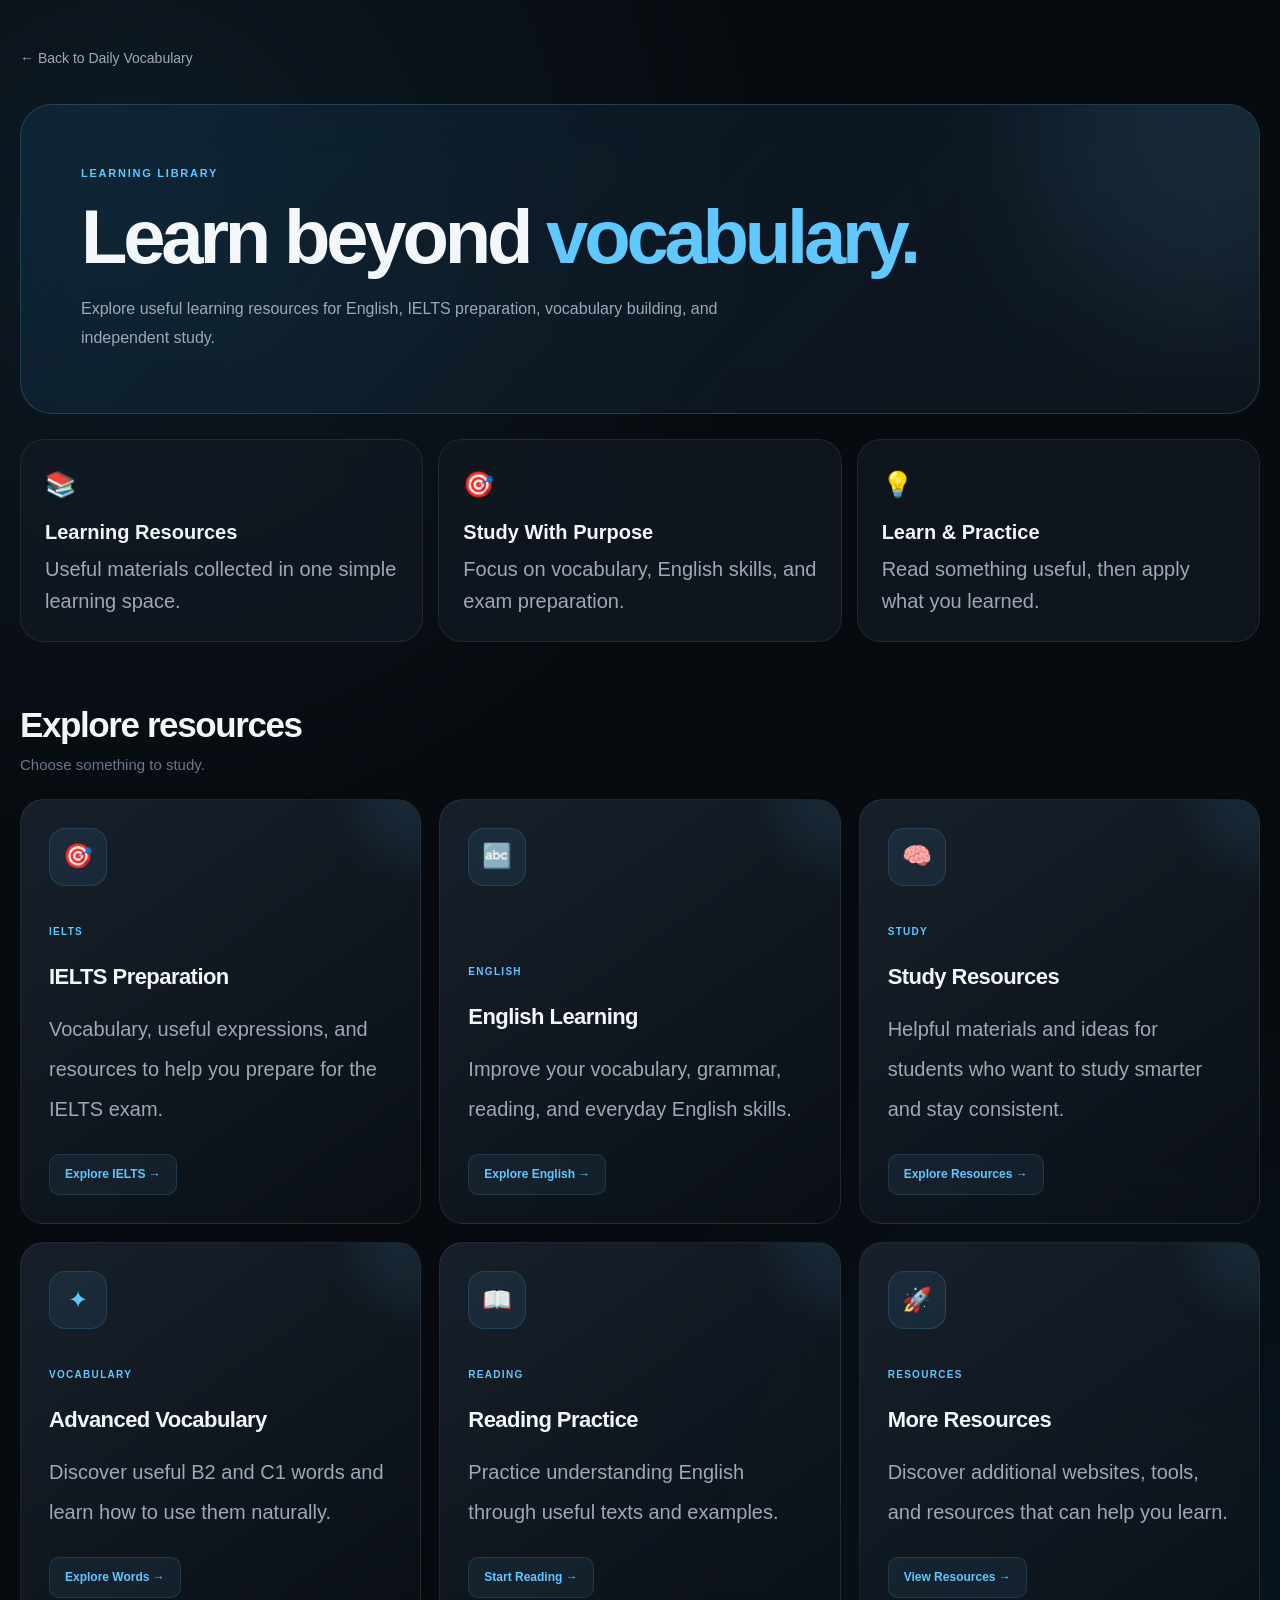
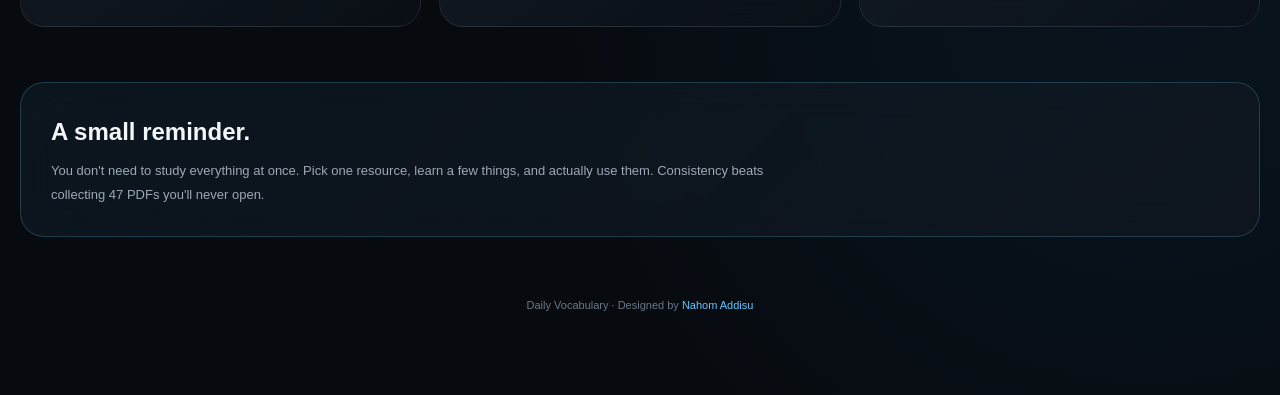
<file: pages/books.html>
<!DOCTYPE html>
<html lang="en">

<head>

    <meta charset="UTF-8">

    <meta
        name="viewport"
        content="width=device-width, initial-scale=1.0"
    >

    <title>Learning Library | Daily Vocabulary</title>

    <!-- Main website CSS -->
    <link
        rel="stylesheet"
        href="../css/style.css"
    >

    <!-- Books page CSS -->
    <link
        rel="stylesheet"
        href="books.css"
    >

</head>


<body>

<main class="books-page">


    <!-- =====================================================
         BACK
         ===================================================== -->

    <a
        href="../index.html"
        class="back-link"
    >
        ← Back to Daily Vocabulary
    </a>


    <!-- =====================================================
         HERO
         ===================================================== -->

    <section class="books-hero">

        <div class="books-label">
            LEARNING LIBRARY
        </div>

        <h1>
            Learn beyond
            <span>vocabulary.</span>
        </h1>

        <p>
            Explore useful learning resources for English,
            IELTS preparation, vocabulary building, and
            independent study.
        </p>

    </section>


    <!-- =====================================================
         INFO CARDS
         ===================================================== -->

    <section class="library-info">

        <div class="info-card">

            <div class="info-icon">
                📚
            </div>

            <h3>
                Learning Resources
            </h3>

            <p>
                Useful materials collected in one
                simple learning space.
            </p>

        </div>


        <div class="info-card">

            <div class="info-icon">
                🎯
            </div>

            <h3>
                Study With Purpose
            </h3>

            <p>
                Focus on vocabulary, English skills,
                and exam preparation.
            </p>

        </div>


        <div class="info-card">

            <div class="info-icon">
                💡
            </div>

            <h3>
                Learn & Practice
            </h3>

            <p>
                Read something useful, then apply
                what you learned.
            </p>

        </div>

    </section>


    <!-- =====================================================
         BOOKS
         ===================================================== -->

    <section>

        <div class="library-header">

            <div>

                <h2>
                    Explore resources
                </h2>

                <p>
                    Choose something to study.
                </p>

            </div>

        </div>


        <div class="book-grid">


            <!-- IELTS -->

            <article class="book-card">

                <div class="book-icon">
                    🎯
                </div>

                <div class="book-content">

                    <div class="book-category">
                        IELTS
                    </div>

                    <h3>
                        IELTS Preparation
                    </h3>

                    <p>
                        Vocabulary, useful expressions,
                        and resources to help you prepare
                        for the IELTS exam.
                    </p>

                    <a
                        href="ielts.html"
                        class="book-link"
                    >
                        Explore IELTS →
                    </a>

                </div>

            </article>


            <!-- ENGLISH -->

            <article class="book-card">

                <div class="book-icon">
                    🔤
                </div>

                <div class="book-content">

                    <div class="book-category">
                        ENGLISH
                    </div>

                    <h3>
                        English Learning
                    </h3>

                    <p>
                        Improve your vocabulary,
                        grammar, reading, and everyday
                        English skills.
                    </p>

                    <a
                        href="english.html"
                        class="book-link"
                    >
                        Explore English →
                    </a>

                </div>

            </article>


            <!-- STUDY -->

            <article class="book-card">

                <div class="book-icon">
                    🧠
                </div>

                <div class="book-content">

                    <div class="book-category">
                        STUDY
                    </div>

                    <h3>
                        Study Resources
                    </h3>

                    <p>
                        Helpful materials and ideas for
                        students who want to study smarter
                        and stay consistent.
                    </p>

                    <a
                        href="study.html"
                        class="book-link"
                    >
                        Explore Resources →
                    </a>

                </div>

            </article>


            <!-- VOCABULARY -->

            <article class="book-card">

                <div class="book-icon">
                    ✦
                </div>

                <div class="book-content">

                    <div class="book-category">
                        VOCABULARY
                    </div>

                    <h3>
                        Advanced Vocabulary
                    </h3>

                    <p>
                        Discover useful B2 and C1 words
                        and learn how to use them naturally.
                    </p>

                    <a
                        href="vocabulary.html"
                        class="book-link"
                    >
                        Explore Words →
                    </a>

                </div>

            </article>


            <!-- READING -->

            <article class="book-card">

                <div class="book-icon">
                    📖
                </div>

                <div class="book-content">

                    <div class="book-category">
                        READING
                    </div>

                    <h3>
                        Reading Practice
                    </h3>

                    <p>
                        Practice understanding English
                        through useful texts and examples.
                    </p>

                    <a
                        href="reading.html"
                        class="book-link"
                    >
                        Start Reading →
                    </a>

                </div>

            </article>


            <!-- RESOURCES -->

            <article class="book-card">

                <div class="book-icon">
                    🚀
                </div>

                <div class="book-content">

                    <div class="book-category">
                        RESOURCES
                    </div>

                    <h3>
                        More Resources
                    </h3>

                    <p>
                        Discover additional websites,
                        tools, and resources that can help
                        you learn.
                    </p>

                    <a
                        href="resources.html"
                        class="book-link"
                    >
                        View Resources →
                    </a>

                </div>

            </article>


        </div>

    </section>


    <!-- =====================================================
         STUDY NOTE
         ===================================================== -->

    <section class="study-note">

        <h2>
            A small reminder.
        </h2>

        <p>
            You don't need to study everything at once.
            Pick one resource, learn a few things, and
            actually use them. Consistency beats collecting
            47 PDFs you'll never open.
        </p>

    </section>


    <!-- =====================================================
         FOOTER
         ===================================================== -->

    <footer class="books-footer">

        Daily Vocabulary · Designed by
        <span>Nahom Addisu</span>

    </footer>


</main>

</body>

</html>
</file>
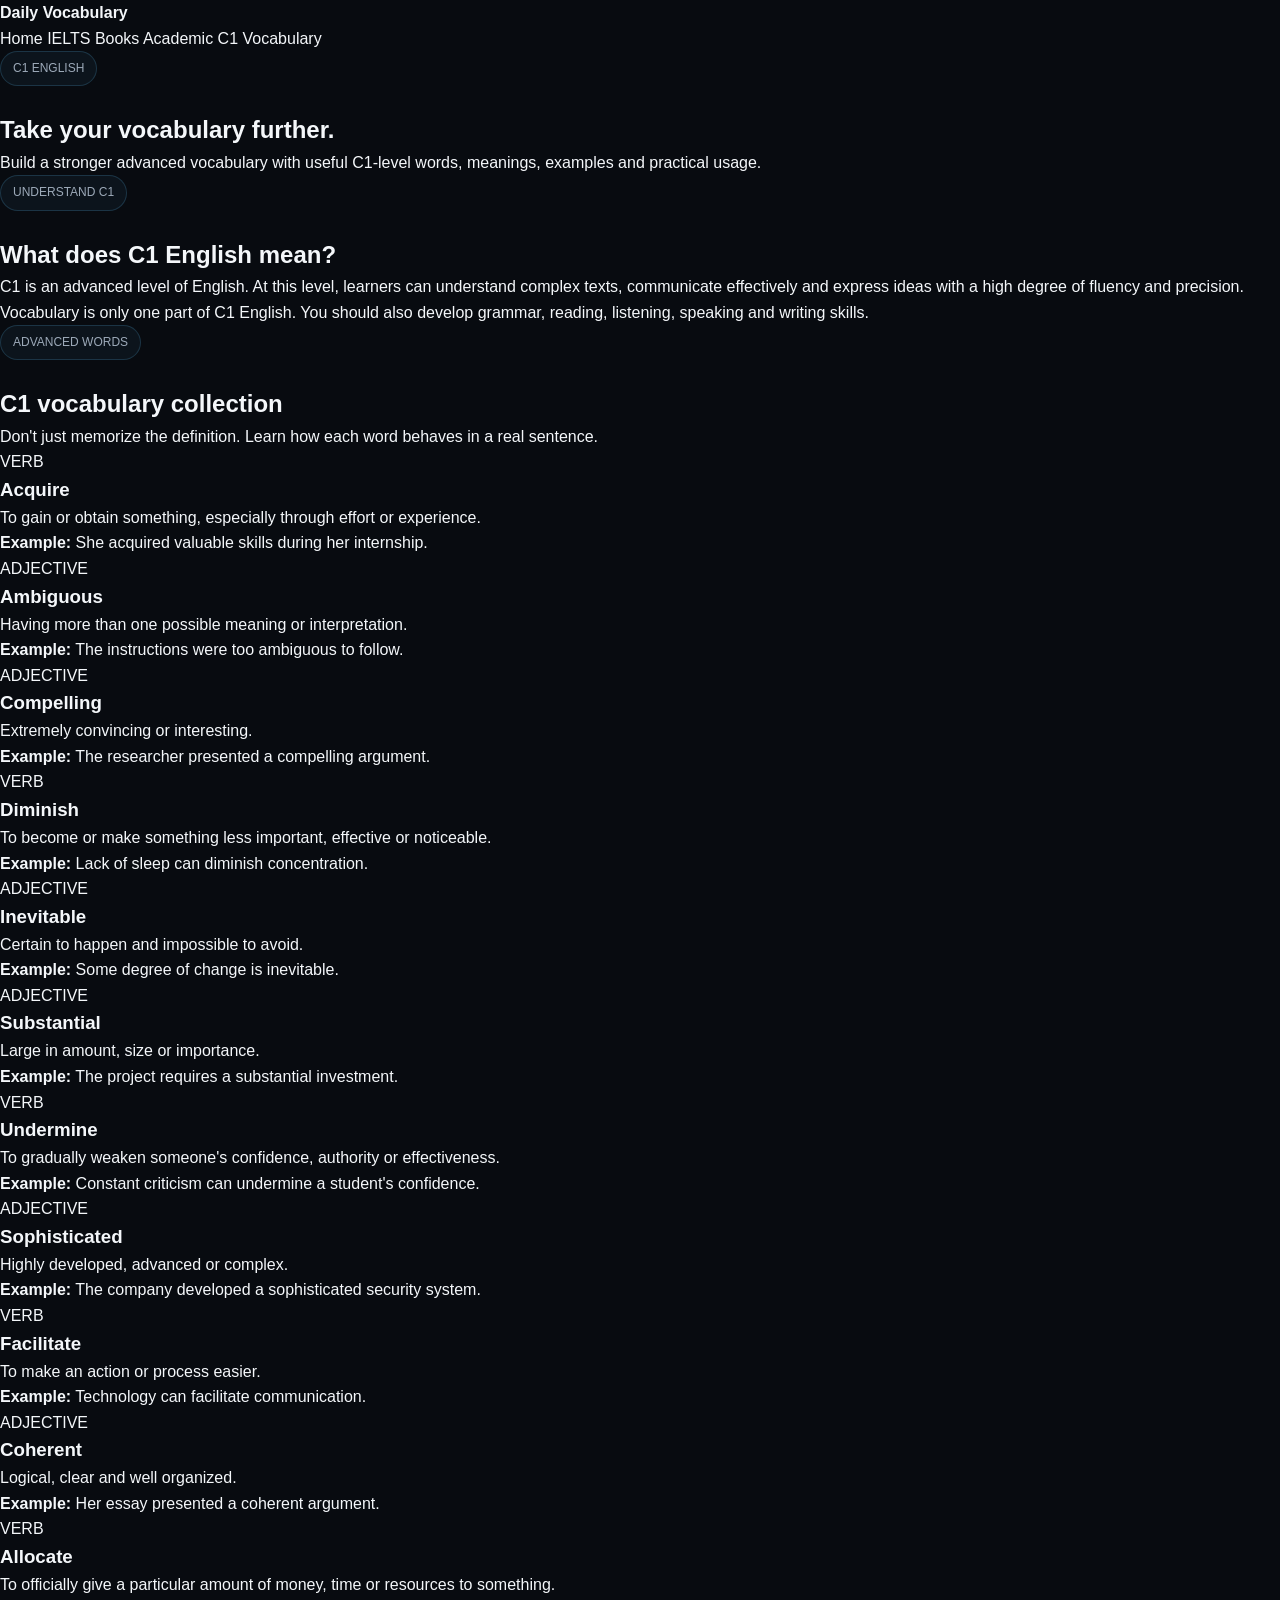
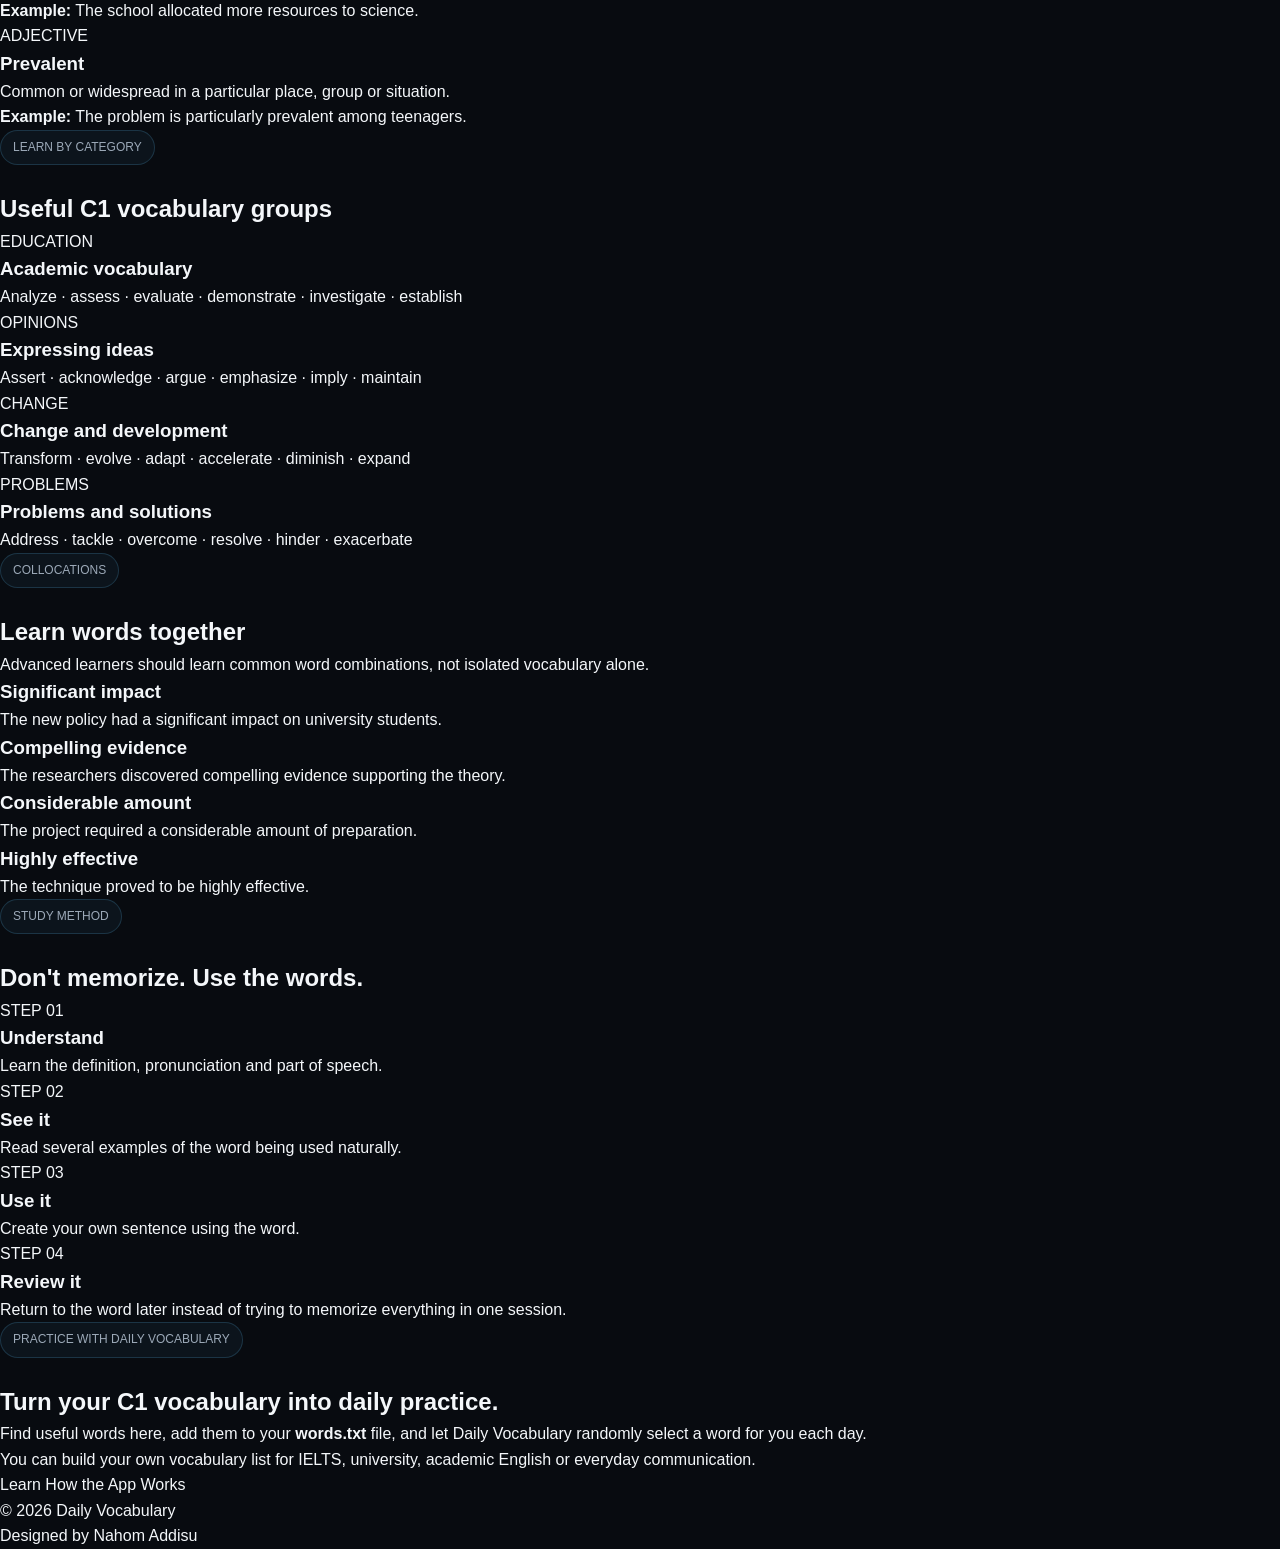
<file: pages/c1.html>
<!DOCTYPE html>
<html lang="en">

<head>
    <meta charset="UTF-8">
    <meta name="viewport" content="width=device-width, initial-scale=1.0">

    <title>C1 Vocabulary | Daily Vocabulary</title>

    <link rel="stylesheet" href="../css/style.css">
</head>

<body>

    <!-- =========================
         NAVIGATION
    ========================== -->

    <header class="navbar">

        <div class="nav-container">

            <a href="../index.html" class="logo">
                Daily Vocabulary
            </a>

            <nav>
                <a href="../index.html">Home</a>
                <a href="ielts.html">IELTS</a>
                <a href="books.html">Books</a>
                <a href="academic.html">Academic</a>
                <a href="c1.html" class="active">C1 Vocabulary</a>
            </nav>

        </div>

    </header>


    <!-- =========================
         HERO
    ========================== -->

    <main>

        <section class="page-hero">

            <span class="eyebrow">
                C1 ENGLISH
            </span>

            <h1>
                Take your vocabulary further.
            </h1>

            <p>
                Build a stronger advanced vocabulary with useful
                C1-level words, meanings, examples and practical usage.
            </p>

        </section>


        <!-- =========================
             WHAT IS C1?
        ========================== -->

        <section class="resource-section">

            <div class="section-heading">

                <span class="eyebrow">
                    UNDERSTAND C1
                </span>

                <h2>
                    What does C1 English mean?
                </h2>

            </div>

            <p>
                C1 is an advanced level of English. At this level,
                learners can understand complex texts, communicate
                effectively and express ideas with a high degree of
                fluency and precision.
            </p>

            <p>
                Vocabulary is only one part of C1 English. You should
                also develop grammar, reading, listening, speaking and
                writing skills.
            </p>

        </section>


        <!-- =========================
             C1 VOCABULARY
        ========================== -->

        <section class="resource-section">

            <div class="section-heading">

                <span class="eyebrow">
                    ADVANCED WORDS
                </span>

                <h2>
                    C1 vocabulary collection
                </h2>

                <p>
                    Don't just memorize the definition. Learn how each
                    word behaves in a real sentence.
                </p>

            </div>


            <div class="book-grid">


                <!-- WORD 1 -->

                <article class="book-card">

                    <span class="book-category">
                        VERB
                    </span>

                    <h3>
                        Acquire
                    </h3>

                    <p>
                        To gain or obtain something, especially through
                        effort or experience.
                    </p>

                    <p>
                        <strong>Example:</strong>
                        She acquired valuable skills during her internship.
                    </p>

                </article>


                <!-- WORD 2 -->

                <article class="book-card">

                    <span class="book-category">
                        ADJECTIVE
                    </span>

                    <h3>
                        Ambiguous
                    </h3>

                    <p>
                        Having more than one possible meaning or
                        interpretation.
                    </p>

                    <p>
                        <strong>Example:</strong>
                        The instructions were too ambiguous to follow.
                    </p>

                </article>


                <!-- WORD 3 -->

                <article class="book-card">

                    <span class="book-category">
                        ADJECTIVE
                    </span>

                    <h3>
                        Compelling
                    </h3>

                    <p>
                        Extremely convincing or interesting.
                    </p>

                    <p>
                        <strong>Example:</strong>
                        The researcher presented a compelling argument.
                    </p>

                </article>


                <!-- WORD 4 -->

                <article class="book-card">

                    <span class="book-category">
                        VERB
                    </span>

                    <h3>
                        Diminish
                    </h3>

                    <p>
                        To become or make something less important,
                        effective or noticeable.
                    </p>

                    <p>
                        <strong>Example:</strong>
                        Lack of sleep can diminish concentration.
                    </p>

                </article>


                <!-- WORD 5 -->

                <article class="book-card">

                    <span class="book-category">
                        ADJECTIVE
                    </span>

                    <h3>
                        Inevitable
                    </h3>

                    <p>
                        Certain to happen and impossible to avoid.
                    </p>

                    <p>
                        <strong>Example:</strong>
                        Some degree of change is inevitable.
                    </p>

                </article>


                <!-- WORD 6 -->

                <article class="book-card">

                    <span class="book-category">
                        ADJECTIVE
                    </span>

                    <h3>
                        Substantial
                    </h3>

                    <p>
                        Large in amount, size or importance.
                    </p>

                    <p>
                        <strong>Example:</strong>
                        The project requires a substantial investment.
                    </p>

                </article>


                <!-- WORD 7 -->

                <article class="book-card">

                    <span class="book-category">
                        VERB
                    </span>

                    <h3>
                        Undermine
                    </h3>

                    <p>
                        To gradually weaken someone's confidence,
                        authority or effectiveness.
                    </p>

                    <p>
                        <strong>Example:</strong>
                        Constant criticism can undermine a student's confidence.
                    </p>

                </article>


                <!-- WORD 8 -->

                <article class="book-card">

                    <span class="book-category">
                        ADJECTIVE
                    </span>

                    <h3>
                        Sophisticated
                    </h3>

                    <p>
                        Highly developed, advanced or complex.
                    </p>

                    <p>
                        <strong>Example:</strong>
                        The company developed a sophisticated security system.
                    </p>

                </article>


                <!-- WORD 9 -->

                <article class="book-card">

                    <span class="book-category">
                        VERB
                    </span>

                    <h3>
                        Facilitate
                    </h3>

                    <p>
                        To make an action or process easier.
                    </p>

                    <p>
                        <strong>Example:</strong>
                        Technology can facilitate communication.
                    </p>

                </article>


                <!-- WORD 10 -->

                <article class="book-card">

                    <span class="book-category">
                        ADJECTIVE
                    </span>

                    <h3>
                        Coherent
                    </h3>

                    <p>
                        Logical, clear and well organized.
                    </p>

                    <p>
                        <strong>Example:</strong>
                        Her essay presented a coherent argument.
                    </p>

                </article>


                <!-- WORD 11 -->

                <article class="book-card">

                    <span class="book-category">
                        VERB
                    </span>

                    <h3>
                        Allocate
                    </h3>

                    <p>
                        To officially give a particular amount of
                        money, time or resources to something.
                    </p>

                    <p>
                        <strong>Example:</strong>
                        The school allocated more resources to science.
                    </p>

                </article>


                <!-- WORD 12 -->

                <article class="book-card">

                    <span class="book-category">
                        ADJECTIVE
                    </span>

                    <h3>
                        Prevalent
                    </h3>

                    <p>
                        Common or widespread in a particular place,
                        group or situation.
                    </p>

                    <p>
                        <strong>Example:</strong>
                        The problem is particularly prevalent among teenagers.
                    </p>

                </article>

            </div>

        </section>


        <!-- =========================
             WORD GROUPS
        ========================== -->

        <section class="resource-section">

            <div class="section-heading">

                <span class="eyebrow">
                    LEARN BY CATEGORY
                </span>

                <h2>
                    Useful C1 vocabulary groups
                </h2>

            </div>


            <div class="book-grid">


                <article class="book-card">

                    <span class="book-category">
                        EDUCATION
                    </span>

                    <h3>
                        Academic vocabulary
                    </h3>

                    <p>
                        Analyze · assess · evaluate · demonstrate ·
                        investigate · establish
                    </p>

                </article>


                <article class="book-card">

                    <span class="book-category">
                        OPINIONS
                    </span>

                    <h3>
                        Expressing ideas
                    </h3>

                    <p>
                        Assert · acknowledge · argue · emphasize ·
                        imply · maintain
                    </p>

                </article>


                <article class="book-card">

                    <span class="book-category">
                        CHANGE
                    </span>

                    <h3>
                        Change and development
                    </h3>

                    <p>
                        Transform · evolve · adapt · accelerate ·
                        diminish · expand
                    </p>

                </article>


                <article class="book-card">

                    <span class="book-category">
                        PROBLEMS
                    </span>

                    <h3>
                        Problems and solutions
                    </h3>

                    <p>
                        Address · tackle · overcome · resolve ·
                        hinder · exacerbate
                    </p>

                </article>

            </div>

        </section>


        <!-- =========================
             COLLOCATIONS
        ========================== -->

        <section class="resource-section">

            <div class="section-heading">

                <span class="eyebrow">
                    COLLOCATIONS
                </span>

                <h2>
                    Learn words together
                </h2>

                <p>
                    Advanced learners should learn common word combinations,
                    not isolated vocabulary alone.
                </p>

            </div>


            <div class="book-grid">


                <article class="book-card">

                    <h3>
                        Significant impact
                    </h3>

                    <p>
                        The new policy had a significant impact on
                        university students.
                    </p>

                </article>


                <article class="book-card">

                    <h3>
                        Compelling evidence
                    </h3>

                    <p>
                        The researchers discovered compelling evidence
                        supporting the theory.
                    </p>

                </article>


                <article class="book-card">

                    <h3>
                        Considerable amount
                    </h3>

                    <p>
                        The project required a considerable amount
                        of preparation.
                    </p>

                </article>


                <article class="book-card">

                    <h3>
                        Highly effective
                    </h3>

                    <p>
                        The technique proved to be highly effective.
                    </p>

                </article>

            </div>

        </section>


        <!-- =========================
             HOW TO LEARN C1 VOCABULARY
        ========================== -->

        <section class="resource-section">

            <div class="section-heading">

                <span class="eyebrow">
                    STUDY METHOD
                </span>

                <h2>
                    Don't memorize. Use the words.
                </h2>

            </div>


            <div class="book-grid">


                <article class="book-card">

                    <span class="book-category">
                        STEP 01
                    </span>

                    <h3>
                        Understand
                    </h3>

                    <p>
                        Learn the definition, pronunciation and
                        part of speech.
                    </p>

                </article>


                <article class="book-card">

                    <span class="book-category">
                        STEP 02
                    </span>

                    <h3>
                        See it
                    </h3>

                    <p>
                        Read several examples of the word being
                        used naturally.
                    </p>

                </article>


                <article class="book-card">

                    <span class="book-category">
                        STEP 03
                    </span>

                    <h3>
                        Use it
                    </h3>

                    <p>
                        Create your own sentence using the word.
                    </p>

                </article>


                <article class="book-card">

                    <span class="book-category">
                        STEP 04
                    </span>

                    <h3>
                        Review it
                    </h3>

                    <p>
                        Return to the word later instead of trying
                        to memorize everything in one session.
                    </p>

                </article>

            </div>

        </section>


        <!-- =========================
             DAILY VOCABULARY CONNECTION
        ========================== -->

        <section class="cta-section">

            <span class="eyebrow">
                PRACTICE WITH DAILY VOCABULARY
            </span>

            <h2>
                Turn your C1 vocabulary into daily practice.
            </h2>

            <p>
                Find useful words here, add them to your
                <strong>words.txt</strong> file, and let Daily Vocabulary
                randomly select a word for you each day.
            </p>

            <p>
                You can build your own vocabulary list for IELTS,
                university, academic English or everyday communication.
            </p>

            <a
                href="app.html"
                class="resource-button"
            >
                Learn How the App Works
            </a>

        </section>

    </main>


    <!-- =========================
         FOOTER
    ========================== -->

    <footer>

        <p>
            © 2026 Daily Vocabulary
        </p>

        <p>
            Designed by Nahom Addisu
        </p>

    </footer>

</body>

</html>
</file>
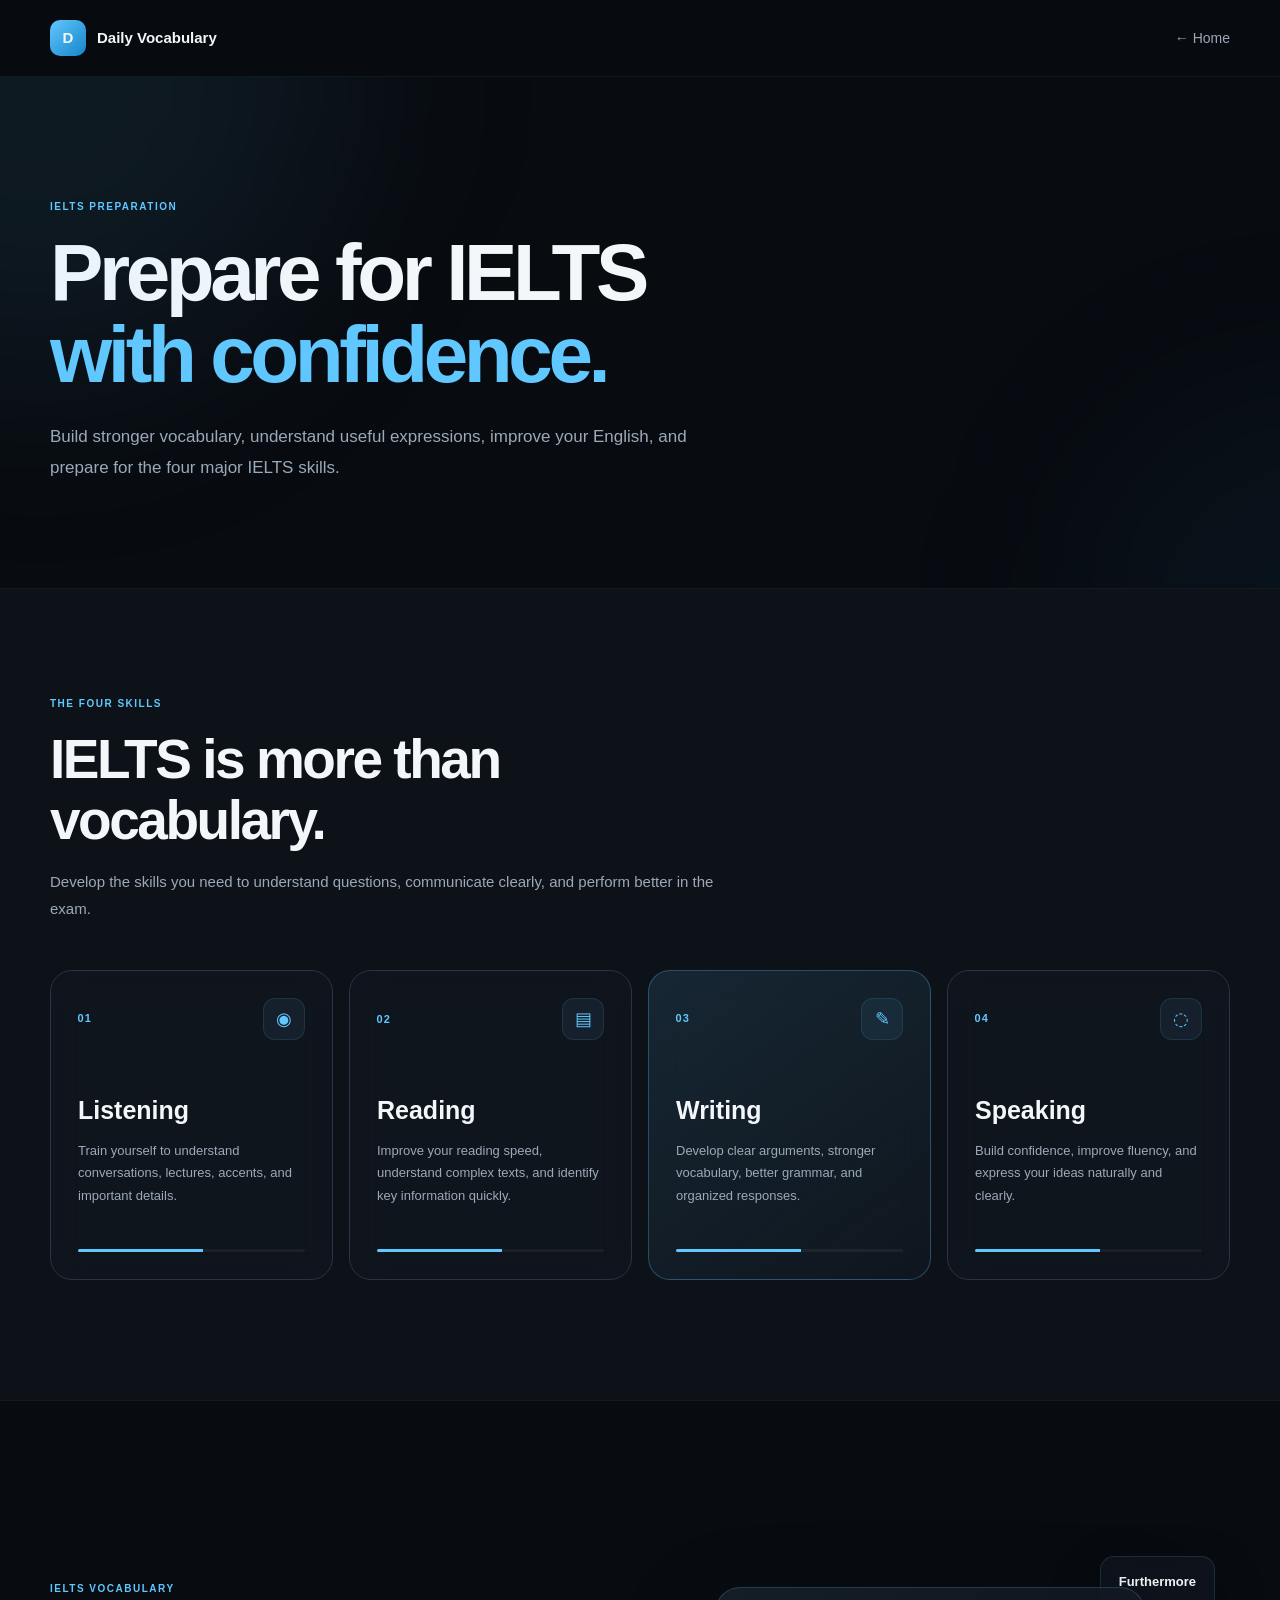
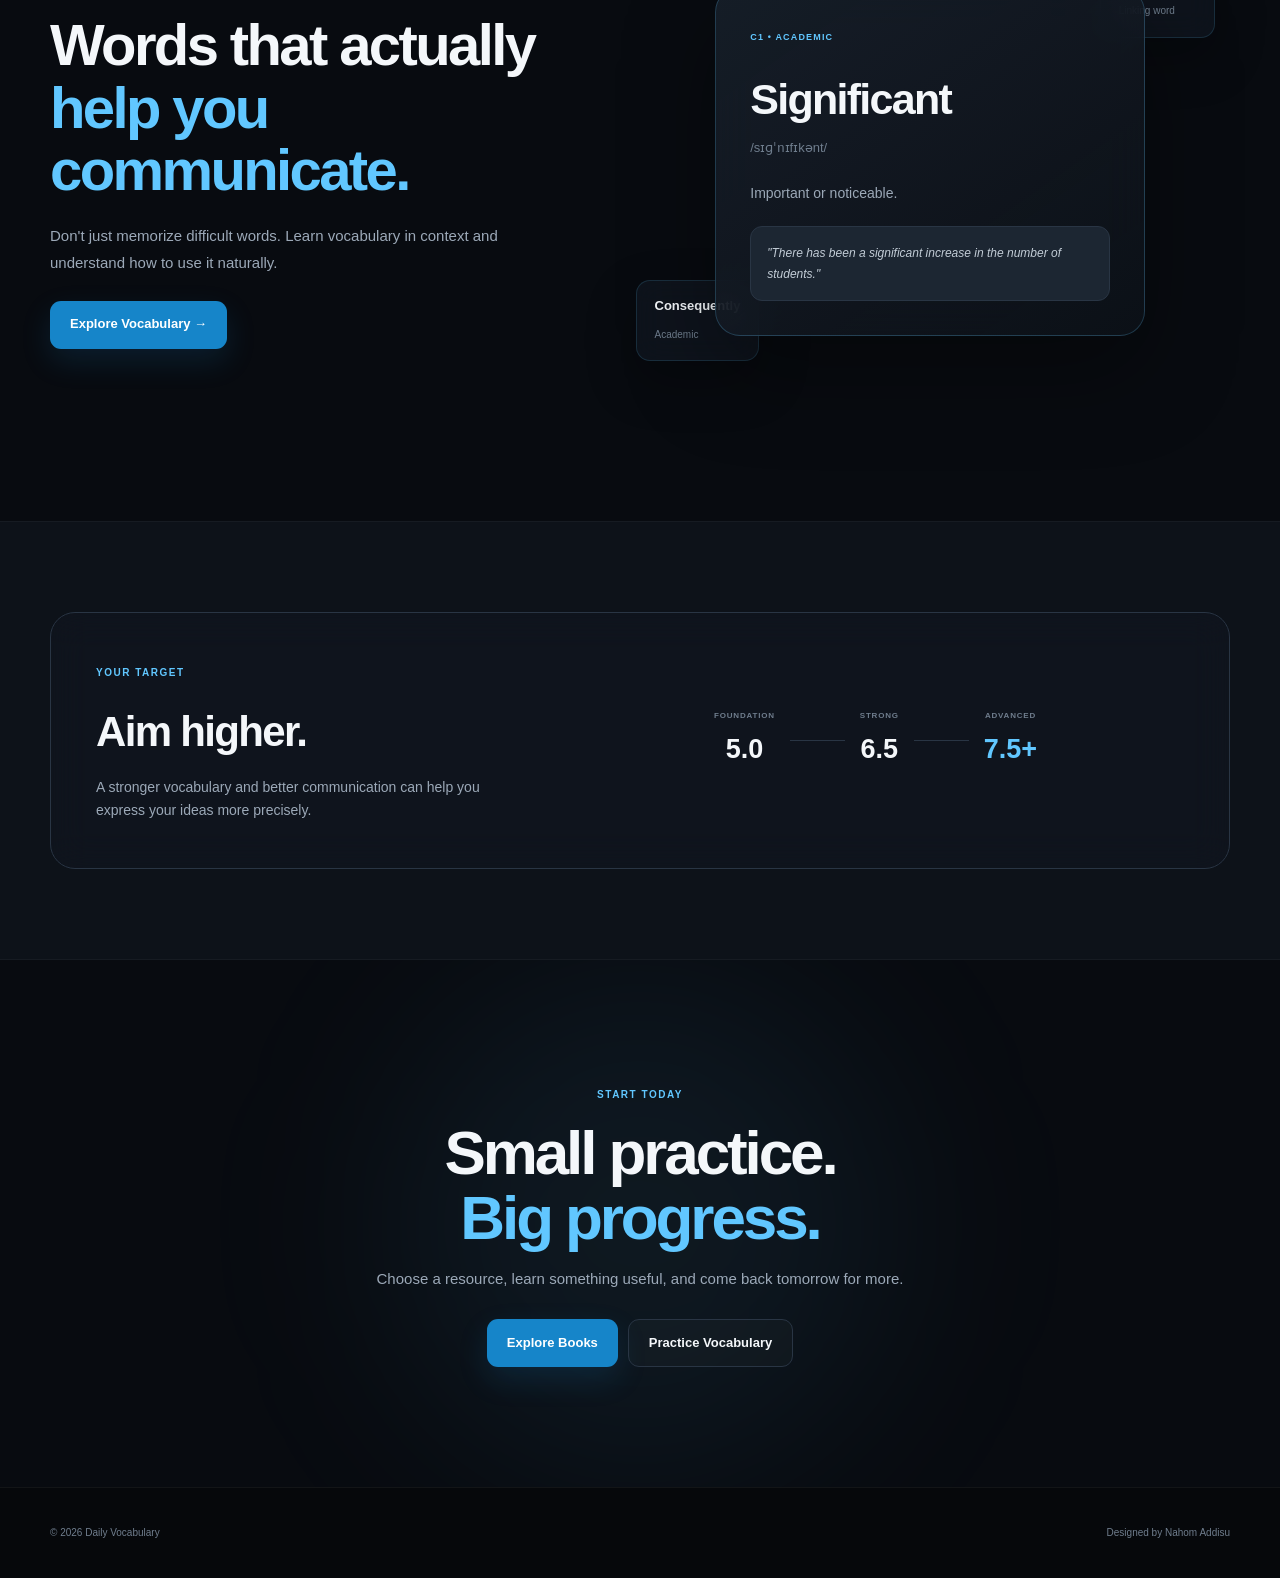
<file: pages/ielts.html>
<!DOCTYPE html>
<html lang="en">

<head>
    <meta charset="UTF-8">
    <meta name="viewport" content="width=device-width, initial-scale=1.0">

    <title>IELTS Resources | Daily Vocabulary</title>

    <link rel="stylesheet" href="ielts.css">
</head>

<body>

    <!-- HEADER -->
    <header class="site-header">
        <div class="container header-inner">

            <a href="../index.html" class="logo">
                <span class="logo-icon">D</span>
                <span>Daily Vocabulary</span>
            </a>

            <a href="../index.html" class="back-link">
                ← Home
            </a>

        </div>
    </header>


    <!-- HERO -->
    <main>

        <section class="ielts-hero">

            <div class="hero-glow"></div>

            <div class="container">

                <span class="eyebrow">
                    IELTS PREPARATION
                </span>

                <h1>
                    Prepare for IELTS
                    <span>with confidence.</span>
                </h1>

                <p>
                    Build stronger vocabulary, understand useful expressions,
                    improve your English, and prepare for the four major IELTS
                    skills.
                </p>

            </div>

        </section>


        <!-- SKILLS -->
        <section class="skills-section">

            <div class="container">

                <div class="section-heading">

                    <span class="section-label">
                        THE FOUR SKILLS
                    </span>

                    <h2>
                        IELTS is more than vocabulary.
                    </h2>

                    <p>
                        Develop the skills you need to understand questions,
                        communicate clearly, and perform better in the exam.
                    </p>

                </div>


                <div class="skills-grid">


                    <!-- LISTENING -->
                    <article class="skill-card">

                        <div class="skill-top">
                            <span class="skill-number">01</span>
                            <span class="skill-icon">◉</span>
                        </div>

                        <h3>Listening</h3>

                        <p>
                            Train yourself to understand conversations,
                            lectures, accents, and important details.
                        </p>

                        <div class="skill-bar">
                            <span></span>
                        </div>

                    </article>


                    <!-- READING -->
                    <article class="skill-card">

                        <div class="skill-top">
                            <span class="skill-number">02</span>
                            <span class="skill-icon">▤</span>
                        </div>

                        <h3>Reading</h3>

                        <p>
                            Improve your reading speed, understand complex
                            texts, and identify key information quickly.
                        </p>

                        <div class="skill-bar">
                            <span></span>
                        </div>

                    </article>


                    <!-- WRITING -->
                    <article class="skill-card featured">

                        <div class="skill-top">
                            <span class="skill-number">03</span>
                            <span class="skill-icon">✎</span>
                        </div>

                        <h3>Writing</h3>

                        <p>
                            Develop clear arguments, stronger vocabulary,
                            better grammar, and organized responses.
                        </p>

                        <div class="skill-bar">
                            <span></span>
                        </div>

                    </article>


                    <!-- SPEAKING -->
                    <article class="skill-card">

                        <div class="skill-top">
                            <span class="skill-number">04</span>
                            <span class="skill-icon">◌</span>
                        </div>

                        <h3>Speaking</h3>

                        <p>
                            Build confidence, improve fluency, and express
                            your ideas naturally and clearly.
                        </p>

                        <div class="skill-bar">
                            <span></span>
                        </div>

                    </article>

                </div>

            </div>

        </section>


        <!-- VOCABULARY -->
        <section class="vocabulary-section">

            <div class="container vocabulary-container">

                <div class="vocabulary-intro">

                    <span class="section-label">
                        IELTS VOCABULARY
                    </span>

                    <h2>
                        Words that actually
                        <span>help you communicate.</span>
                    </h2>

                    <p>
                        Don't just memorize difficult words. Learn vocabulary
                        in context and understand how to use it naturally.
                    </p>

                    <a href="https://www.vocabulary.com" class="primary-button">
                        Explore Vocabulary →
                    </a>

                </div>


                <!-- WORD VISUAL -->
                <div class="word-visual">

                    <div class="word-card main-word">

                        <span class="word-level">
                            C1 • ACADEMIC
                        </span>

                        <h3>Significant</h3>

                        <span class="pronunciation">
                            /sɪɡˈnɪfɪkənt/
                        </span>

                        <p>
                            Important or noticeable.
                        </p>

                        <div class="example">
                            "There has been a significant increase
                            in the number of students."
                        </div>

                    </div>


                    <div class="floating-word word-one">
                        <strong>Furthermore</strong>
                        <span>Linking word</span>
                    </div>

                    <div class="floating-word word-two">
                        <strong>Consequently</strong>
                        <span>Academic</span>
                    </div>

                </div>

            </div>

        </section>


        <!-- BAND -->
        <section class="band-section">

            <div class="container">

                <div class="band-card">

                    <div>
                        <span class="section-label">
                            YOUR TARGET
                        </span>

                        <h2>
                            Aim higher.
                        </h2>

                        <p>
                            A stronger vocabulary and better communication
                            can help you express your ideas more precisely.
                        </p>
                    </div>


                    <div class="band-display">

                        <div class="band-item">
                            <small>FOUNDATION</small>
                            <strong>5.0</strong>
                        </div>

                        <div class="band-line"></div>

                        <div class="band-item">
                            <small>STRONG</small>
                            <strong>6.5</strong>
                        </div>

                        <div class="band-line"></div>

                        <div class="band-item active">
                            <small>ADVANCED</small>
                            <strong>7.5+</strong>
                        </div>

                    </div>

                </div>

            </div>

        </section>


        <!-- CTA -->
        <section class="ielts-cta">

            <div class="container">

                <span class="section-label">
                    START TODAY
                </span>

                <h2>
                    Small practice.
                    <span>Big progress.</span>
                </h2>

                <p>
                    Choose a resource, learn something useful, and come back
                    tomorrow for more.
                </p>

                <div class="cta-buttons">

                    <a href="books.html" class="primary-button">
                        Explore Books
                    </a>

                    <a href="vocabulary.html" class="secondary-button">
                        Practice Vocabulary
                    </a>

                </div>

            </div>

        </section>

    </main>


    <!-- FOOTER -->
    <footer class="site-footer">

        <div class="container footer-inner">

            <span>
                © 2026 Daily Vocabulary
            </span>

            <span>
                Designed by Nahom Addisu
            </span>

        </div>

    </footer>

</body>

</html>
</file>
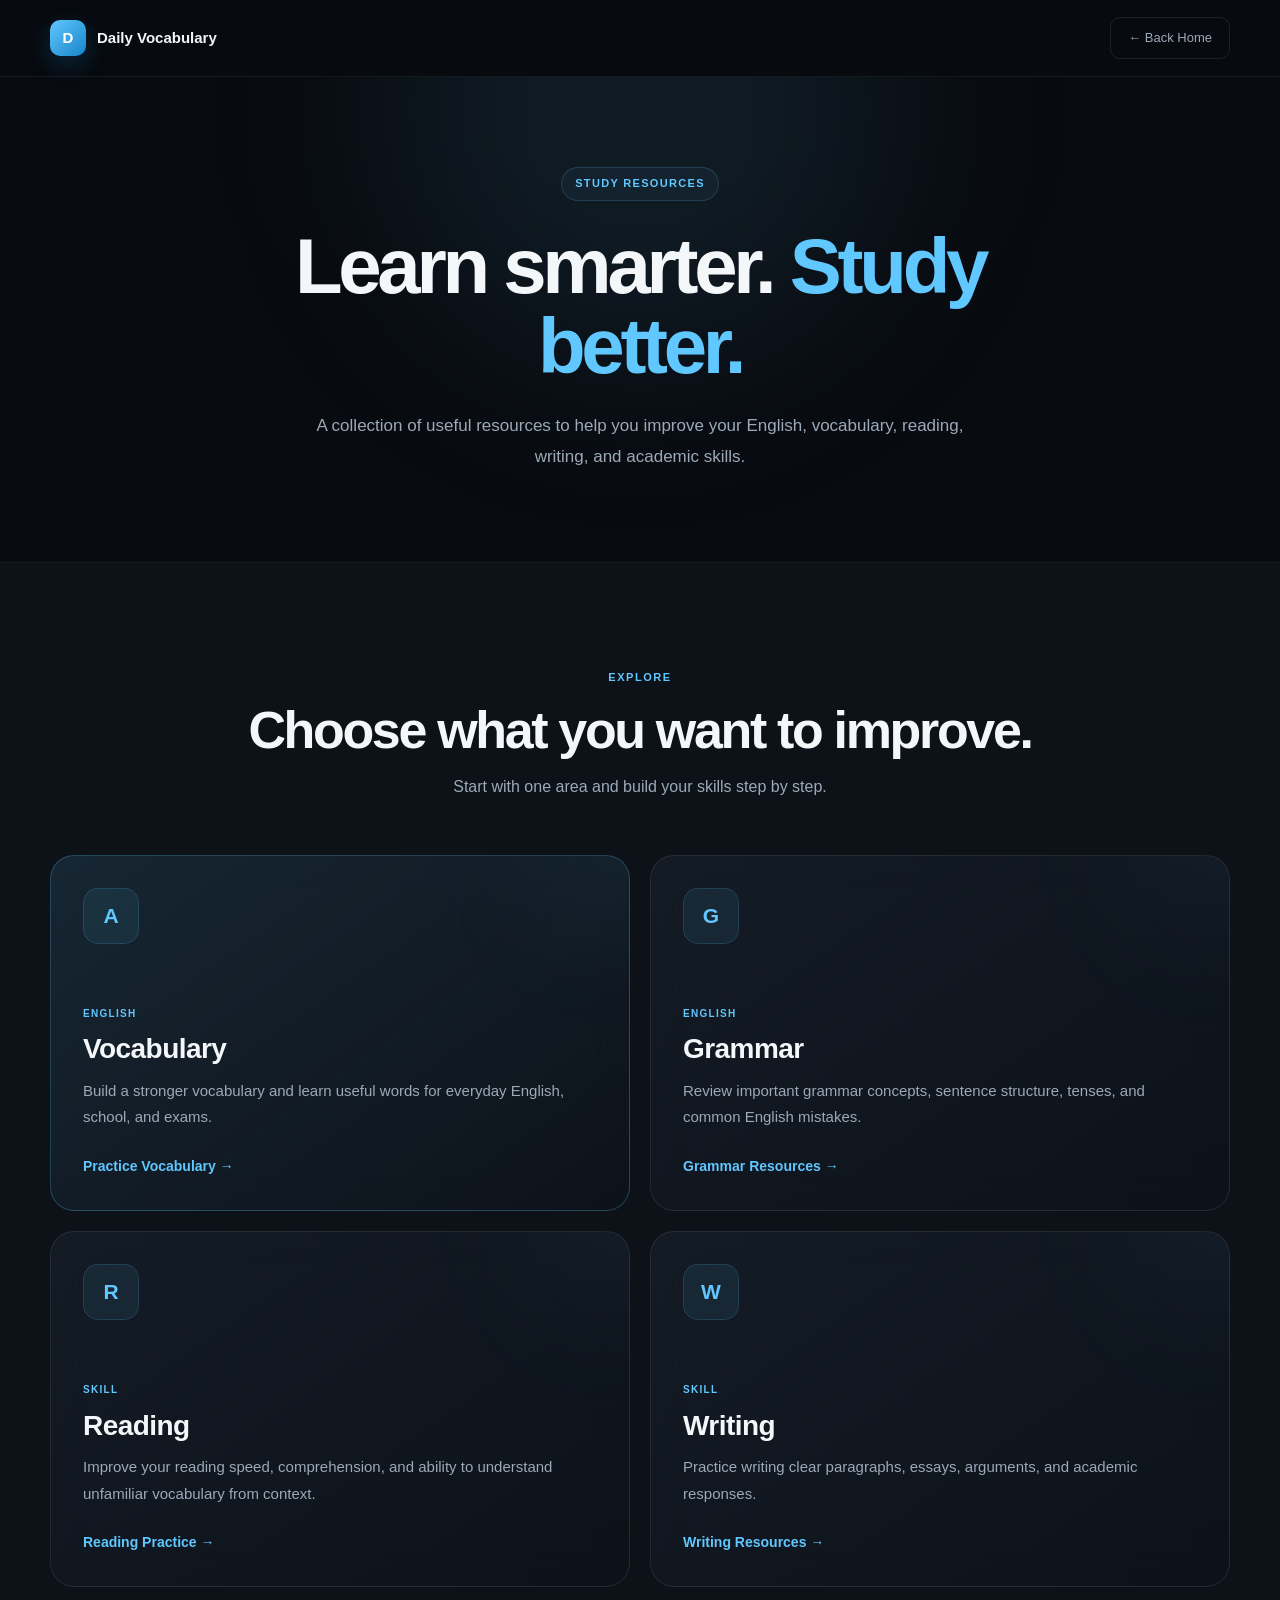
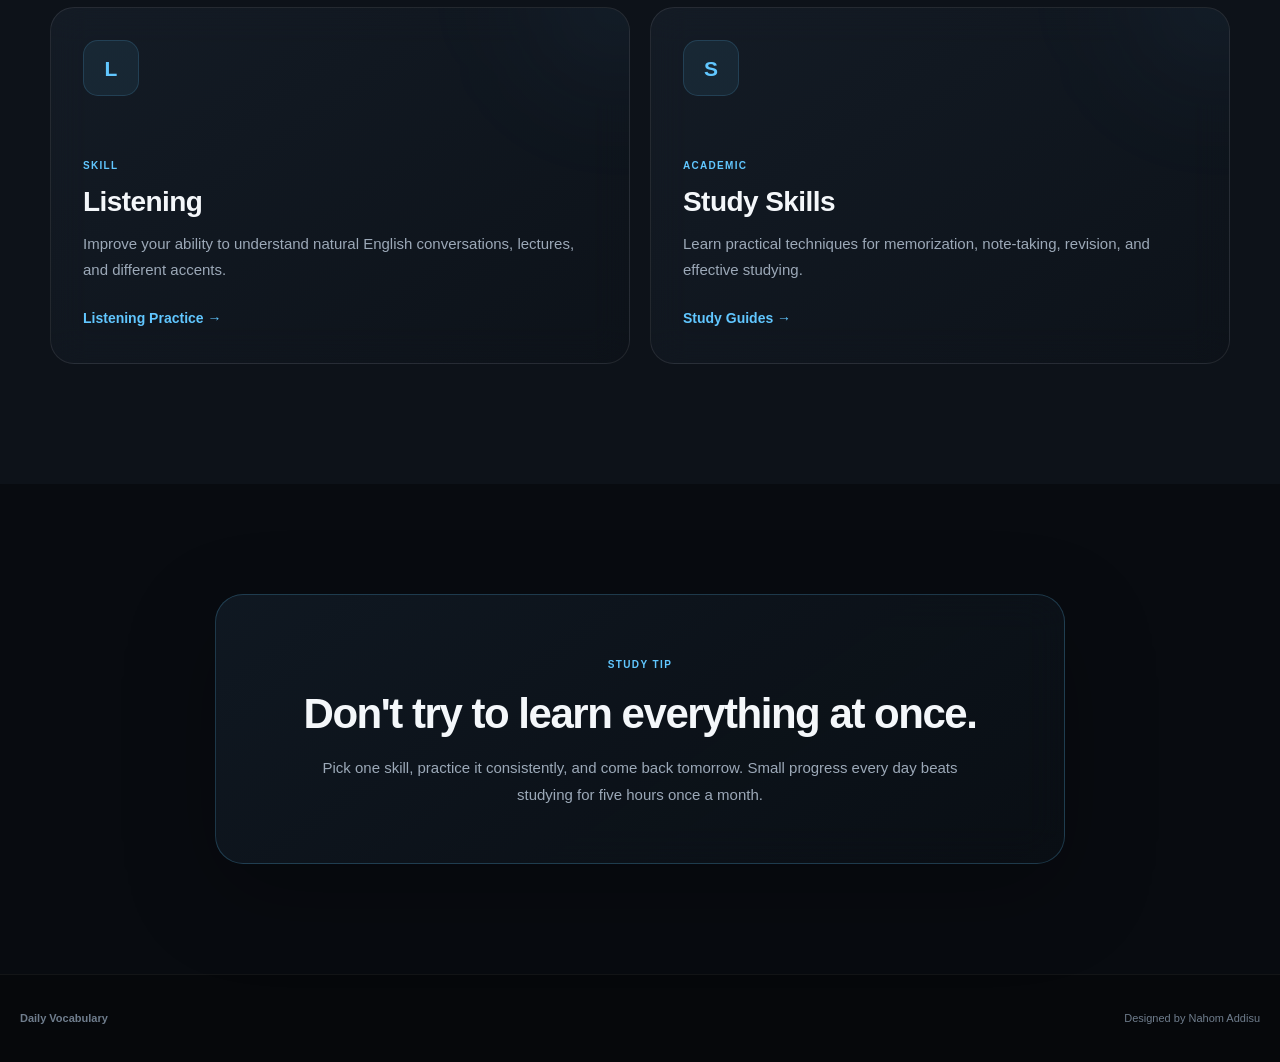
<file: pages/resources.html>
<!DOCTYPE html>
<html lang="en">

<head>
    <meta charset="UTF-8">
    <meta name="viewport" content="width=device-width, initial-scale=1.0">

    <title>Study Resources | Daily Vocabulary</title>

    <link rel="stylesheet" href="resources.css">
</head>

<body>

    <!-- =====================================================
         HEADER
    ====================================================== -->

    <header class="resources-header">

        <div class="header-container">

            <a href="../index.html" class="logo">
                <span class="logo-icon">D</span>
                <span>Daily Vocabulary</span>
            </a>

            <a href="../index.html" class="back-button">
                ← Back Home
            </a>

        </div>

    </header>


    <!-- =====================================================
         HERO
    ====================================================== -->

    <main>

        <section class="hero">

            <div class="hero-glow"></div>

            <div class="hero-content">

                <span class="eyebrow">
                    STUDY RESOURCES
                </span>

                <h1>
                    Learn smarter.
                    <span>Study better.</span>
                </h1>

                <p>
                    A collection of useful resources to help you
                    improve your English, vocabulary, reading,
                    writing, and academic skills.
                </p>

            </div>

        </section>


        <!-- =================================================
             RESOURCE CARDS
        ================================================== -->

        <section class="resources-section">

            <div class="section-heading">

                <span>EXPLORE</span>

                <h2>
                    Choose what you want to improve.
                </h2>

                <p>
                    Start with one area and build your skills
                    step by step.
                </p>

            </div>


            <div class="resources-grid">


                <!-- VOCABULARY -->

                <article class="resource-card featured">

                    <div class="resource-icon">
                        A
                    </div>

                    <div class="resource-content">

                        <span class="category">
                            ENGLISH
                        </span>

                        <h3>
                            Vocabulary
                        </h3>

                        <p>
                            Build a stronger vocabulary and learn
                            useful words for everyday English,
                            school, and exams.
                        </p>

                        <a href="../index.html#vocabulary">
                            Practice Vocabulary →
                        </a>

                    </div>

                </article>


                <!-- GRAMMAR -->

                <article class="resource-card">

                    <div class="resource-icon">
                        G
                    </div>

                    <div class="resource-content">

                        <span class="category">
                            ENGLISH
                        </span>

                        <h3>
                            Grammar
                        </h3>

                        <p>
                            Review important grammar concepts,
                            sentence structure, tenses, and
                            common English mistakes.
                        </p>

                        <a href="#">
                            Grammar Resources →
                        </a>

                    </div>

                </article>


                <!-- READING -->

                <article class="resource-card">

                    <div class="resource-icon">
                        R
                    </div>

                    <div class="resource-content">

                        <span class="category">
                            SKILL
                        </span>

                        <h3>
                            Reading
                        </h3>

                        <p>
                            Improve your reading speed,
                            comprehension, and ability to understand
                            unfamiliar vocabulary from context.
                        </p>

                        <a href="#">
                            Reading Practice →
                        </a>

                    </div>

                </article>


                <!-- WRITING -->

                <article class="resource-card">

                    <div class="resource-icon">
                        W
                    </div>

                    <div class="resource-content">

                        <span class="category">
                            SKILL
                        </span>

                        <h3>
                            Writing
                        </h3>

                        <p>
                            Practice writing clear paragraphs,
                            essays, arguments, and academic responses.
                        </p>

                        <a href="#">
                            Writing Resources →
                        </a>

                    </div>

                </article>


                <!-- LISTENING -->

                <article class="resource-card">

                    <div class="resource-icon">
                        L
                    </div>

                    <div class="resource-content">

                        <span class="category">
                            SKILL
                        </span>

                        <h3>
                            Listening
                        </h3>

                        <p>
                            Improve your ability to understand
                            natural English conversations,
                            lectures, and different accents.
                        </p>

                        <a href="#">
                            Listening Practice →
                        </a>

                    </div>

                </article>


                <!-- STUDY SKILLS -->

                <article class="resource-card">

                    <div class="resource-icon">
                        S
                    </div>

                    <div class="resource-content">

                        <span class="category">
                            ACADEMIC
                        </span>

                        <h3>
                            Study Skills
                        </h3>

                        <p>
                            Learn practical techniques for
                            memorization, note-taking, revision,
                            and effective studying.
                        </p>

                        <a href="#">
                            Study Guides →
                        </a>

                    </div>

                </article>

            </div>

        </section>


        <!-- =================================================
             TIP SECTION
        ================================================== -->

        <section class="study-tip">

            <div class="tip-card">

                <span class="tip-label">
                    STUDY TIP
                </span>

                <h2>
                    Don't try to learn everything at once.
                </h2>

                <p>
                    Pick one skill, practice it consistently,
                    and come back tomorrow. Small progress
                    every day beats studying for five hours
                    once a month.
                </p>

            </div>

        </section>

    </main>


    <!-- =====================================================
         FOOTER
    ====================================================== -->

    <footer>

        <p>
            Daily Vocabulary
        </p>

        <span>
            Designed by Nahom Addisu
        </span>

    </footer>


</body>

</html>
</file>
<file: css/style.css>
/* =========================================================
   DAILY VOCABULARY
   Main Stylesheet
   ========================================================= */


/* =========================================================
   RESET
   ========================================================= */

* {
    margin: 0;
    padding: 0;
    box-sizing: border-box;
}


html {
    scroll-behavior: smooth;
}


body {
    font-family:
        Inter,
        -apple-system,
        BlinkMacSystemFont,
        "Segoe UI",
        sans-serif;

    background: #080b10;
    color: #f4f7fa;

    line-height: 1.6;

    overflow-x: hidden;
}


a {
    color: inherit;
    text-decoration: none;
}


button,
a {
    -webkit-tap-highlight-color: transparent;
}


img {
    max-width: 100%;
    display: block;
}


button {
    font: inherit;
}


/* =========================================================
   VARIABLES
   ========================================================= */

:root {

    --background: #080b10;

    --background-light: #0d1219;

    --card: #111720;

    --card-light: #171f2a;

    --card-lighter: #1c2632;

    --border: #293544;

    --border-light: #344252;

    --text: #f4f7fa;

    --text-secondary: #9ca9b8;

    --text-muted: #6f7d8d;

    --accent: #61c7ff;

    --accent-dark: #1685c9;

    --accent-hover: #39a9e8;

    --container: 1180px;

    --radius-small: 12px;

    --radius-medium: 18px;

    --radius-large: 28px;

    --transition:
        0.25s ease;
}


/* =========================================================
   CONTAINER
   ========================================================= */

.container {
    width: min(
        calc(100% - 40px),
        var(--container)
    );

    margin-inline: auto;
}


/* =========================================================
   HEADER
   ========================================================= */

.site-header {

    position: sticky;

    top: 0;

    z-index: 1000;

    background:
        rgba(8, 11, 16, 0.82);

    backdrop-filter:
        blur(18px);

    -webkit-backdrop-filter:
        blur(18px);

    border-bottom:
        1px solid
        rgba(97, 199, 255, 0.08);
}


.header-container {

    min-height: 76px;

    display: flex;

    align-items: center;

    justify-content: space-between;

    gap: 24px;
}


/* =========================================================
   LOGO
   ========================================================= */

.logo {

    display: inline-flex;

    align-items: center;

    gap: 11px;

    font-weight: 700;

    white-space: nowrap;
}


.logo-icon {

    width: 36px;

    height: 36px;

    display: grid;

    place-items: center;

    border-radius: 10px;

    background:
        linear-gradient(
            135deg,
            #61c7ff,
            #1685c9
        );

    color: white;

    font-size: 18px;

    font-weight: 800;

    box-shadow:
        0 8px 25px
        rgba(22, 133, 201, 0.25);
}


.logo-text {
    font-size: 15px;
}


/* =========================================================
   DESKTOP NAV
   ========================================================= */

.desktop-nav {

    display: flex;

    align-items: center;

    gap: 30px;

    margin-left: auto;
}


.desktop-nav a {

    color: var(--text-secondary);

    font-size: 14px;

    transition:
        color var(--transition);
}


.desktop-nav a:hover {
    color: var(--text);
}


/* =========================================================
   HEADER BUTTON
   ========================================================= */

.header-button {

    padding:
        10px 18px;

    border-radius: 10px;

    background: var(--accent-dark);

    color: white;

    font-size: 14px;

    font-weight: 600;

    transition:
        background var(--transition),
        transform var(--transition);
}


.header-button:hover {

    background:
        var(--accent-hover);

    transform:
        translateY(-1px);
}


/* =========================================================
   MOBILE MENU BUTTON
   ========================================================= */

.mobile-menu-button {

    display: none;

    width: 42px;

    height: 42px;

    border: 1px solid var(--border);

    border-radius: 10px;

    background: var(--card);

    cursor: pointer;

    align-items: center;

    justify-content: center;

    flex-direction: column;

    gap: 5px;
}


.mobile-menu-button span {

    width: 18px;

    height: 2px;

    background: var(--text);

    border-radius: 5px;

    transition:
        transform var(--transition);
}


/* =========================================================
   MOBILE NAV
   ========================================================= */

.mobile-nav {

    display: none;

    padding:
        10px 20px 20px;

    border-top:
        1px solid
        rgba(255,255,255,0.04);
}


.mobile-nav a {

    display: block;

    padding: 13px 5px;

    color: var(--text-secondary);

    font-size: 15px;

    border-bottom:
        1px solid
        rgba(255,255,255,0.04);
}


.mobile-nav a:hover {
    color: var(--text);
}


.mobile-nav.open {
    display: block;
}


.mobile-download {

    margin-top: 10px;

    padding:
        13px 16px !important;

    background:
        var(--accent-dark);

    color: white !important;

    border-radius: 10px;

    text-align: center;
}


/* =========================================================
   HERO
   ========================================================= */

.hero {

    position: relative;

    min-height:
        calc(100vh - 76px);

    display: flex;

    align-items: center;

    overflow: hidden;

    padding:
        90px 0 110px;
}


.hero::before {

    content: "";

    position: absolute;

    width: 600px;

    height: 600px;

    border-radius: 50%;

    background:
        rgba(39, 154, 220, 0.08);

    filter:
        blur(100px);

    top: -250px;

    left: -250px;

    pointer-events: none;
}


.hero::after {

    content: "";

    position: absolute;

    width: 500px;

    height: 500px;

    border-radius: 50%;

    background:
        rgba(97, 199, 255, 0.05);

    filter:
        blur(100px);

    bottom: -300px;

    right: -200px;

    pointer-events: none;
}


.hero-container {

    display: grid;

    grid-template-columns:
        minmax(0, 1fr)
        minmax(400px, 0.9fr);

    align-items: center;

    gap: 70px;

    position: relative;

    z-index: 1;
}


/* =========================================================
   HERO CONTENT
   ========================================================= */

.hero-content {
    max-width: 650px;
}


.eyebrow {

    display: inline-flex;

    align-items: center;

    gap: 9px;

    padding:
        7px 12px;

    border:
        1px solid
        rgba(97, 199, 255, 0.18);

    background:
        rgba(97, 199, 255, 0.05);

    border-radius: 50px;

    color: var(--text-secondary);

    font-size: 12px;

    margin-bottom: 25px;
}


.status-dot {

    width: 7px;

    height: 7px;

    border-radius: 50%;

    background:
        var(--accent);

    box-shadow:
        0 0 12px
        var(--accent);
}


.hero h1 {

    font-size:
        clamp(48px, 6vw, 78px);

    line-height:
        1.03;

    letter-spacing:
        -0.055em;

    font-weight: 800;

    margin-bottom: 28px;
}


.hero h1 span {

    display: block;

    color:
        var(--accent);
}


.hero-description {

    max-width: 590px;

    color:
        var(--text-secondary);

    font-size:
        clamp(16px, 2vw, 19px);

    line-height: 1.75;

    margin-bottom: 32px;
}


/* =========================================================
   HERO BUTTONS
   ========================================================= */

.hero-actions {

    display: flex;

    align-items: center;

    gap: 12px;

    flex-wrap: wrap;
}


.button {

    display: inline-flex;

    align-items: center;

    justify-content: center;

    gap: 12px;

    min-height: 48px;

    padding:
        0 20px;

    border-radius: 12px;

    font-size: 14px;

    font-weight: 600;

    transition:
        transform var(--transition),
        background var(--transition),
        border-color var(--transition);
}


.button span {
    font-size: 18px;
}


.button-primary {

    background:
        var(--accent-dark);

    color: white;

    box-shadow:
        0 12px 30px
        rgba(22, 133, 201, 0.18);
}


.button-primary:hover {

    background:
        var(--accent-hover);

    transform:
        translateY(-2px);
}


.button-secondary {

    border:
        1px solid
        var(--border);

    background:
        rgba(255,255,255,0.02);

    color:
        var(--text);
}


.button-secondary:hover {

    border-color:
        var(--border-light);

    background:
        rgba(255,255,255,0.05);

    transform:
        translateY(-2px);
}


.hero-meta {

    display: flex;

    align-items: center;

    gap: 9px;

    margin-top: 20px;

    color:
        var(--text-muted);

    font-size: 12px;
}


/* =========================================================
   APP PREVIEW
   ========================================================= */

.hero-preview {

    position: relative;

    display: flex;

    justify-content: center;

    align-items: center;
}


.preview-glow {

    position: absolute;

    width: 380px;

    height: 380px;

    border-radius: 50%;

    background:
        rgba(97, 199, 255, 0.11);

    filter:
        blur(80px);
}


.app-window {

    position: relative;

    width: min(
        100%,
        500px
    );

    border:
        1px solid
        var(--border);

    border-radius:
        22px;

    overflow: hidden;

    background:
        rgba(17, 23, 32, 0.94);

    box-shadow:
        0 40px 100px
        rgba(0,0,0,0.45);

    transform:
        perspective(1200px)
        rotateY(-3deg)
        rotateX(2deg);

    transition:
        transform 0.5s ease;
}


.app-window:hover {

    transform:
        perspective(1200px)
        rotateY(0)
        rotateX(0)
        translateY(-5px);
}


/* =========================================================
   APP WINDOW HEADER
   ========================================================= */

.app-window-header {

    height: 48px;

    display: flex;

    align-items: center;

    justify-content: center;

    position: relative;

    border-bottom:
        1px solid
        var(--border);

    background:
        rgba(8, 11, 16, 0.65);
}


.window-dots {

    position: absolute;

    left: 17px;

    display: flex;

    gap: 6px;
}


.window-dots span {

    width: 7px;

    height: 7px;

    border-radius: 50%;

    background:
        #3b4652;
}


.window-title {

    color:
        var(--text-muted);

    font-size: 11px;
}


/* =========================================================
   APP CONTENT
   ========================================================= */

.app-content {

    padding:
        45px 38px 30px;

    text-align: center;
}


.app-label {

    color:
        var(--accent);

    font-size: 10px;

    font-weight: 700;

    letter-spacing:
        0.12em;

    margin-bottom: 12px;
}


.app-content h2 {

    font-size:
        clamp(32px, 5vw, 46px);

    line-height: 1.1;

    margin-bottom: 5px;

    letter-spacing:
        -0.04em;
}


.phonetic {

    color:
        var(--text-secondary);

    font-size: 13px;

    margin-bottom: 3px;
}


.part-of-speech {

    color:
        var(--text-muted);

    font-size: 12px;

    font-style: italic;

    margin-bottom: 24px;
}


/* =========================================================
   DEFINITION CARD
   ========================================================= */

.definition-card {

    padding:
        20px;

    text-align: left;

    background:
        var(--card-lighter);

    border:
        1px solid
        var(--border);

    border-radius:
        14px;

    margin-bottom: 20px;
}


.card-label {

    color:
        var(--accent);

    font-size: 9px;

    font-weight: 700;

    letter-spacing:
        0.1em;

    margin-bottom: 7px;
}


.definition-card p {

    color:
        var(--text);

    font-size: 14px;

    line-height: 1.6;
}


/* =========================================================
   EXAMPLE
   ========================================================= */

.example-block {

    text-align: left;

    padding:
        0 3px;

    margin-bottom: 25px;
}


.example-block p {

    color:
        var(--text-secondary);

    font-size: 13px;

    font-style: italic;
}


/* =========================================================
   APP BUTTON
   ========================================================= */

.app-button {

    border: 0;

    background:
        var(--accent-dark);

    color: white;

    border-radius:
        9px;

    padding:
        10px 30px;

    font-size: 12px;

    font-weight: 600;

    cursor: default;
}


.app-credit {

    color:
        var(--text-muted);

    font-size: 9px;

    margin-top: 18px;
}


/* =========================================================
   FEATURES
   ========================================================= */

.features {

    border-top:
        1px solid
        rgba(255,255,255,0.05);

    border-bottom:
        1px solid
        rgba(255,255,255,0.05);

    background:
        rgba(255,255,255,0.015);
}


.features-grid {

    display: grid;

    grid-template-columns:
        repeat(4, 1fr);
}


.feature-item {

    padding:
        32px 25px;

    border-right:
        1px solid
        rgba(255,255,255,0.05);
}


.feature-item:last-child {
    border-right: 0;
}


.feature-number {
    color: var(--accent);
    font-size: 28px;
    font-weight: 700;
    margin-bottom: 8px;
}


.feature-item h3 {
    font-size: 18px;
    margin-bottom: 6px;
}


.feature-item p {
    color: var(--text-muted);
    font-size: 14px;
    line-height: 1.6;
}


/* =========================================================
   GENERAL SECTION
   ========================================================= */

.section {

    padding:
        120px 0;
}


.section-header {

    max-width: 700px;

    margin-bottom: 55px;
}


.section-label {

    display: inline-block;

    color:
        var(--accent);

    font-size: 10px;

    font-weight: 700;

    letter-spacing:
        0.14em;

    margin-bottom: 15px;
}


.section-header h2,
.custom-content h2,
.ielts-content h2,
.download-container h2 {

    font-size:
        clamp(34px, 5vw, 58px);

    line-height:
        1.1;

    letter-spacing:
        -0.045em;

    margin-bottom: 20px;
}


.section-header h2 span,
.custom-content h2 span,
.ielts-content h2 span,
.download-container h2 span {

    color:
        var(--accent);
}


.section-header p,
.custom-content p,
.ielts-content p,
.download-container p {

    color:
        var(--text-secondary);

    font-size: 16px;

    line-height: 1.8;
}


/* =========================================================
   EDUCATION
   ========================================================= */

.education-grid {

    display: grid;

    grid-template-columns:
        repeat(3, 1fr);

    gap: 18px;
}


.education-card {

    min-height: 350px;

    display: flex;

    flex-direction: column;

    padding:
        30px;

    border:
        1px solid
        var(--border);

    border-radius:
        var(--radius-large);

    background:
        linear-gradient(
            145deg,
            rgba(23,31,42,0.9),
            rgba(13,18,25,0.9)
        );

    transition:
        transform var(--transition),
        border-color var(--transition);
}


.education-card:hover {

    transform:
        translateY(-6px);

    border-color:
        rgba(97,199,255,0.28);
}


.education-card-featured {

    border-color:
        rgba(97,199,255,0.25);

    background:
        linear-gradient(
            145deg,
            rgba(24,42,55,0.95),
            rgba(13,18,25,0.95)
        );
}


.education-icon {

    width: 52px;

    height: 52px;

    display: grid;

    place-items: center;

    border-radius:
        14px;

    background:
        rgba(97,199,255,0.08);

    border:
        1px solid
        rgba(97,199,255,0.14);

    color:
        var(--accent);

    font-weight: 700;

    margin-bottom: 50px;

    font-size: 19px;
}


.education-content {

    margin-top: auto;
}


.card-category {

    color:
        var(--accent);

    font-size: 9px;

    font-weight: 700;

    letter-spacing:
        0.12em;
}


.education-content h3 {

    font-size: 23px;

    line-height: 1.25;

    margin:
        8px 0 12px;
}


.education-content p {

    color:
        var(--text-secondary);

    font-size: 13px;

    line-height: 1.7;

    margin-bottom: 20px;
}


.education-content a {

    color:
        var(--accent);

    font-size: 13px;

    font-weight: 600;
}


.education-content a:hover {
    color: var(--accent-hover);
}


/* =========================================================
   IELTS
   ========================================================= */

.ielts-section {

    padding:
        110px 0;

    background:
        var(--background-light);

    border-top:
        1px solid
        rgba(255,255,255,0.04);

    border-bottom:
        1px solid
        rgba(255,255,255,0.04);
}


.ielts-container {

    display: grid;

    grid-template-columns:
        1fr
        1fr;

    align-items: center;

    gap: 80px;
}


.ielts-content {

    max-width: 580px;
}


.ielts-content p {

    margin-bottom: 15px;
}


.ielts-content .button {

    margin-top: 18px;
}


.ielts-card {

    border:
        1px solid
        var(--border);

    border-radius:
        var(--radius-large);

    overflow: hidden;

    background:
        var(--card);
}


.ielts-card-header {

    padding:
        17px 22px;

    border-bottom:
        1px solid
        var(--border);

    color:
        var(--text-secondary);

    font-size: 11px;

    font-weight: 600;
}


.ielts-word {

    padding:
        24px 22px;

    border-bottom:
        1px solid
        var(--border);
}


.ielts-word:last-child {
    border-bottom: 0;
}


.word-heading {

    display: flex;

    align-items: center;

    gap: 10px;

    margin-bottom: 7px;
}


.word-heading strong {

    font-size: 21px;

    color:
        var(--text);
}


.word-heading span {

    color:
        var(--accent);

    font-size: 11px;

    font-style: italic;
}


.ielts-word p {

    color:
        var(--text-secondary);

    font-size: 13px;

    margin-bottom: 10px;
}


.ielts-word small {

    display: block;

    color:
        var(--text-muted);

    font-size: 12px;

    font-style: italic;

    line-height: 1.6;
}


/* =========================================================
   CUSTOM VOCABULARY
   ========================================================= */

.custom-vocabulary {

    background:
        var(--background);
}


.custom-container {

    display: grid;

    grid-template-columns:
        1fr
        0.8fr;

    align-items: center;

    gap: 80px;
}


.custom-content {

    max-width: 600px;
}


.custom-content p {
    margin-bottom: 20px;
}


code {

    padding:
        2px 6px;

    border-radius: 5px;

    background:
        rgba(97,199,255,0.08);

    color:
        var(--accent);

    font-family:
        Consolas,
        monospace;

    font-size: 0.9em;
}


/* =========================================================
   CODE WINDOW
   ========================================================= */

.code-window {

    border:
        1px solid
        var(--border);

    border-radius:
        var(--radius-medium);

    overflow: hidden;

    background:
        #070a0e;

    box-shadow:
        0 30px 70px
        rgba(0,0,0,0.25);
}


.code-header {

    display: flex;

    align-items: center;

    justify-content: space-between;

    padding:
        13px 17px;

    border-bottom:
        1px solid
        var(--border);

    color:
        var(--text-muted);

    font-size: 11px;
}


.code-header span:last-child {
    color: var(--accent);
}


.code-window pre {

    padding:
        25px;

    overflow-x: auto;
}


.code-window code {

    padding: 0;

    background: none;

    color:
        var(--text-secondary);

    font-size: 13px;

    line-height: 2;
}


/* =========================================================
   HOW TO USE
   ========================================================= */

.how-to-use {

    background:
        var(--background-light);
}


.steps-grid {

    display: grid;

    grid-template-columns:
        repeat(4, 1fr);

    gap: 18px;
}


.step {

    padding:
        28px;

    border:
        1px solid
        var(--border);

    border-radius:
        var(--radius-medium);

    background:
        rgba(17,23,32,0.6);
}


.step-number {

    color:
        var(--accent);

    font-size: 12px;

    font-weight: 700;

    margin-bottom: 35px;
}


.step h3 {

    font-size: 18px;

    margin-bottom: 8px;
}


.step p {

    color:
        var(--text-secondary);

    font-size: 13px;

    line-height: 1.7;
}


kbd {

    display: inline-block;

    padding:
        2px 6px;

    border:
        1px solid
        var(--border-light);

    border-radius: 5px;

    background:
        var(--card-light);

    color:
        var(--text);

    font-size: 10px;
}


/* =========================================================
   DOWNLOAD
   ========================================================= */

.download-section {

    position: relative;

    padding:
        120px 0;

    text-align: center;

    overflow: hidden;
}


.download-section::before {

    content: "";

    position: absolute;

    width: 450px;

    height: 450px;

    border-radius: 50%;

    background:
        rgba(97,199,255,0.07);

    filter:
        blur(90px);

    left: 50%;

    top: 50%;

    transform:
        translate(-50%, -50%);
}


.download-container {

    position: relative;

    z-index: 1;

    display: flex;

    flex-direction: column;

    align-items: center;
}


.download-container p {

    max-width: 550px;

    margin-bottom: 28px;
}


.download-button {

    min-width:
        230px;
}


.download-info {

    display: flex;

    align-items: center;

    gap: 9px;

    margin-top: 15px;

    color:
        var(--text-muted);

    font-size: 11px;
}


/* =========================================================
   FOOTER
   ========================================================= */

.site-footer {

    border-top:
        1px solid
        rgba(255,255,255,0.05);

    background:
        #06080b;
}


.footer-container {

    display: flex;

    justify-content: space-between;

    gap: 60px;

    padding:
        60px 0;
}


.footer-brand p {

    color:
        var(--text-muted);

    font-size: 12px;

    margin-top: 15px;
}


.footer-links {

    display: flex;

    gap: 90px;
}


.footer-column {

    display: flex;

    flex-direction: column;

    gap: 10px;
}


.footer-column h4 {

    color:
        var(--text);

    font-size: 12px;

    margin-bottom: 5px;
}


.footer-column a {

    color:
        var(--text-muted);

    font-size: 12px;

    transition:
        color var(--transition);
}


.footer-column a:hover {
    color: var(--text);
}


.footer-bottom {

    display: flex;

    justify-content: space-between;

    gap: 20px;

    padding:
        18px 0;

    border-top:
        1px solid
        rgba(255,255,255,0.05);

    color:
        var(--text-muted);

    font-size: 10px;
}


/* =========================================================
   TABLET
   ========================================================= */

@media (max-width: 1000px) {

    .desktop-nav {
        gap: 18px;
    }


    .hero-container {

        grid-template-columns:
            1fr;

        text-align: center;

        gap: 60px;
    }


    .hero-content {

        max-width: 720px;

        margin-inline: auto;
    }


    .hero-actions,
    .hero-meta {

        justify-content: center;
    }


    .hero-preview {

        max-width: 580px;

        width: 100%;

        margin-inline: auto;
    }


    .education-grid {

        grid-template-columns:
            1fr 1fr;
    }


    .education-card:last-child {

        grid-column:
            1 / -1;
    }


    .ielts-container,
    .custom-container {

        grid-template-columns:
            1fr;

        gap: 50px;
    }


    .ielts-content,
    .custom-content {

        max-width: 720px;
    }


    .steps-grid {

        grid-template-columns:
            1fr 1fr;
    }

}


/* =========================================================
   MOBILE
   ========================================================= */

@media (max-width: 760px) {

    .container {

        width:
            min(
                calc(100% - 28px),
                var(--container)
            );
    }


    /* HEADER */

    .header-container {

        min-height: 66px;
    }


    .desktop-nav,
    .header-button {

        display: none;
    }


    .mobile-menu-button {

        display: flex;
    }


    /* HERO */

    .hero {

        min-height: auto;

        padding:
            70px 0 80px;
    }


    .hero-container {

        gap: 50px;
    }


    .hero h1 {

        font-size:
            clamp(40px, 12vw, 58px);

        letter-spacing:
            -0.05em;
    }


    .hero-description {

        font-size: 15px;

        line-height: 1.7;
    }


    .hero-actions {

        flex-direction: column;

        width: 100%;
    }


    .hero-actions .button {

        width: 100%;
    }


    .hero-meta {

        font-size: 10px;
    }


    /* APP PREVIEW */

    .app-window {

        transform: none;

        width: 100%;

        border-radius: 18px;
    }


    .app-window:hover {

        transform: none;
    }


    .app-content {

        padding:
            38px 22px 25px;
    }


    .definition-card {

        padding: 16px;
    }


    /* FEATURES */

    .features-grid {

        grid-template-columns:
            1fr 1fr;
    }


    .feature-item {

        padding:
            24px 16px;

        border-bottom:
            1px solid
            rgba(255,255,255,0.05);
    }


    .feature-item:nth-child(2) {

        border-right: 0;
    }


    .feature-item:nth-child(3) {

        border-bottom: 0;
    }


    .feature-item:nth-child(4) {

        border-right: 0;

        border-bottom: 0;
    }


    /* SECTIONS */

    .section {

        padding:
            80px 0;
    }


    .section-header {

        margin-bottom: 35px;
    }


    .section-header h2,
    .custom-content h2,
    .ielts-content h2,
    .download-container h2 {

        font-size:
            clamp(32px, 10vw, 46px);
    }


    .section-header p,
    .custom-content p,
    .ielts-content p,
    .download-container p {

        font-size: 14px;
    }


    /* EDUCATION */

    .education-grid {

        grid-template-columns:
            1fr;

        gap: 14px;
    }


    .education-card:last-child {

        grid-column:
            auto;
    }


   .education-card {
    min-height: 320px;

    display: flex;
    flex-direction: column;

    padding: 30px;

    border: 1px solid var(--border);

    border-radius: var(--radius-large);

    background:
        linear-gradient(
            145deg,
            rgba(23,31,42,0.95),
            rgba(13,18,25,0.95)
        );

    position: relative;
    overflow: hidden;

    transition:
        transform 0.25s ease,
        border-color 0.25s ease,
        box-shadow 0.25s ease;
}

.education-card::before {
    content: "";

    position: absolute;

    width: 180px;
    height: 180px;

    border-radius: 50%;

    background: rgba(97,199,255,0.07);

    filter: blur(50px);

    top: -80px;
    right: -70px;

    pointer-events: none;
}

.education-card:hover {
    transform: translateY(-7px);

    border-color:
        rgba(97,199,255,0.35);

    box-shadow:
        0 20px 50px
        rgba(0,0,0,0.25);
}


    .education-icon {
    width: 52px;
    height: 52px;

    display: grid;
    place-items: center;

    border-radius: 14px;

    background:
        rgba(97,199,255,0.08);

    border:
        1px solid
        rgba(97,199,255,0.14);

    color:
        var(--accent);

    font-weight: 700;

    margin-bottom: 35px;

    font-size: 19px;

    position: relative;
    z-index: 1;
}

    /* IELTS */

    .ielts-section {

        padding:
            80px 0;
    }


    .ielts-container {

        gap: 40px;
    }


    .ielts-word {

        padding:
            20px 17px;
    }


    /* CUSTOM */

    .custom-container {

        gap: 35px;
    }


    .code-window pre {

        padding: 18px;
    }


    .code-window code {

        font-size: 12px;
    }


    /* STEPS */

    .steps-grid {

        grid-template-columns:
            1fr;

        gap: 12px;
    }


    .step {

        padding: 22px;
    }


    .step-number {

        margin-bottom: 20px;
    }


    /* DOWNLOAD */

    .download-section {

        padding:
            85px 0;
    }


    .download-button {

        width: 100%;

        max-width: 300px;
    }


    .download-info {

        flex-wrap: wrap;

        justify-content: center;
    }


    /* FOOTER */

    .footer-container {

        flex-direction: column;

        padding:
            45px 0;

        gap: 40px;
    }


    .footer-links {

        display: grid;

        grid-template-columns:
            repeat(3, 1fr);

        gap: 20px;
    }


    .footer-bottom {

        flex-direction: column;

        text-align: center;

        padding:
            18px 0;
    }

}


/* =========================================================
   SMALL PHONES
   ========================================================= */

@media (max-width: 420px) {

    .logo-text {
        font-size: 13px;
    }


    .logo-icon {

        width: 32px;

        height: 32px;

        font-size: 16px;
    }


    .hero {

        padding-top: 55px;
    }


    .eyebrow {

        font-size: 10px;
    }


    .hero h1 {

        font-size: 39px;
    }


    .hero-meta {

        flex-wrap: wrap;
    }


    .features-grid {

        grid-template-columns:
            1fr;
    }


    .feature-item {

        border-right: 0 !important;

        border-bottom:
            1px solid
            rgba(255,255,255,0.05);
    }


    .feature-item:last-child {

        border-bottom: 0;
    }


    .footer-links {

        grid-template-columns:
            1fr 1fr;
    }


    .footer-column:last-child {

        grid-column:
            1 / -1;
    }

}
</file>
<file: pages/app.css>
/* =========================================================
   DAILY VOCABULARY APP PAGE
   ========================================================= */

* {
    margin: 0;
    padding: 0;
    box-sizing: border-box;
}

html {
    scroll-behavior: smooth;
}

body {
    font-family:
        Inter,
        -apple-system,
        BlinkMacSystemFont,
        "Segoe UI",
        sans-serif;

    background: #080b10;
    color: #f4f7fa;

    line-height: 1.6;

    overflow-x: hidden;
}

a {
    color: inherit;
    text-decoration: none;
}

button {
    font: inherit;
}

:root {
    --bg: #080b10;
    --bg-light: #0d1219;

    --card: #111720;
    --card-light: #171f2a;
    --card-lighter: #1c2632;

    --border: #293544;
    --border-light: #344252;

    --text: #f4f7fa;
    --secondary: #9ca9b8;
    --muted: #6f7d8d;

    --accent: #61c7ff;
    --accent-dark: #1685c9;
    --accent-hover: #39a9e8;

    --container: 1180px;

    --transition: 0.25s ease;
}

.app-container {
    width: min(
        calc(100% - 40px),
        var(--container)
    );

    margin-inline: auto;
}


/* =========================================================
   HEADER
   ========================================================= */

.app-header {
    position: sticky;
    top: 0;
    z-index: 1000;

    background:
        rgba(8, 11, 16, 0.82);

    backdrop-filter: blur(18px);
    -webkit-backdrop-filter: blur(18px);

    border-bottom:
        1px solid
        rgba(97, 199, 255, 0.08);
}

.header-inner {
    min-height: 76px;

    display: flex;
    align-items: center;

    gap: 30px;
}

.brand {
    display: inline-flex;
    align-items: center;

    gap: 11px;

    font-weight: 700;

    white-space: nowrap;
}

.brand-icon {
    width: 36px;
    height: 36px;

    display: grid;
    place-items: center;

    border-radius: 10px;

    background:
        linear-gradient(
            135deg,
            #61c7ff,
            #1685c9
        );

    color: white;

    font-size: 13px;
    font-weight: 800;

    box-shadow:
        0 8px 25px
        rgba(22, 133, 201, 0.25);
}

.desktop-nav {
    margin-left: auto;

    display: flex;
    gap: 30px;
}

.desktop-nav a {
    color: var(--secondary);

    font-size: 14px;

    transition:
        color var(--transition);
}

.desktop-nav a:hover {
    color: var(--text);
}

.header-download {
    padding: 10px 17px;

    border-radius: 10px;

    background: var(--accent-dark);

    color: white;

    font-size: 13px;
    font-weight: 600;

    transition:
        background var(--transition),
        transform var(--transition);
}

.header-download:hover {
    background: var(--accent-hover);

    transform:
        translateY(-2px);
}


/* =========================================================
   HERO
   ========================================================= */

.app-hero {
    position: relative;

    padding:
        110px 0 120px;

    overflow: hidden;
}

.app-hero::before {
    content: "";

    position: absolute;

    width: 600px;
    height: 600px;

    border-radius: 50%;

    background:
        rgba(39, 154, 220, 0.08);

    filter: blur(100px);

    top: -300px;
    left: -300px;

    pointer-events: none;
}

.hero-grid {
    position: relative;
    z-index: 1;

    display: grid;

    grid-template-columns:
        1fr 0.9fr;

    align-items: center;

    gap: 80px;
}

.hero-text {
    max-width: 650px;
}

.badge {
    display: inline-flex;
    align-items: center;
    gap: 9px;

    padding: 7px 12px;

    border:
        1px solid
        rgba(97, 199, 255, 0.18);

    background:
        rgba(97, 199, 255, 0.05);

    border-radius: 50px;

    color: var(--secondary);

    font-size: 10px;

    margin-bottom: 25px;
}

.badge-dot {
    width: 7px;
    height: 7px;

    border-radius: 50%;

    background: var(--accent);

    box-shadow:
        0 0 12px
        var(--accent);
}

.hero-text h1 {
    font-size:
        clamp(45px, 6vw, 72px);

    line-height: 1.05;

    letter-spacing:
        -0.055em;

    margin-bottom: 25px;
}

.hero-text h1 span {
    display: block;

    color: var(--accent);
}

.hero-description {
    max-width: 600px;

    color: var(--secondary);

    font-size: 17px;

    line-height: 1.8;

    margin-bottom: 30px;
}


/* =========================================================
   BUTTONS
   ========================================================= */

.hero-buttons {
    display: flex;

    gap: 12px;

    flex-wrap: wrap;
}

.primary-button,
.secondary-button {
    display: inline-flex;

    align-items: center;
    justify-content: center;

    min-height: 48px;

    padding:
        0 21px;

    border-radius: 12px;

    font-size: 14px;
    font-weight: 600;

    transition:
        transform var(--transition),
        background var(--transition),
        border-color var(--transition);
}

.primary-button {
    background: var(--accent-dark);

    color: white;

    box-shadow:
        0 12px 30px
        rgba(22, 133, 201, 0.18);
}

.primary-button:hover {
    background: var(--accent-hover);

    transform:
        translateY(-2px);
}

.secondary-button {
    border:
        1px solid
        var(--border);

    background:
        rgba(255,255,255,0.02);

    color: var(--text);
}

.secondary-button:hover {
    border-color: var(--border-light);

    background:
        rgba(255,255,255,0.05);

    transform:
        translateY(-2px);
}

.hero-note {
    margin-top: 18px;

    color: var(--muted);

    font-size: 11px;
}


/* =========================================================
   APP PREVIEW
   ========================================================= */

.app-preview {
    position: relative;

    display: flex;

    justify-content: center;
    align-items: center;
}

.preview-glow {
    position: absolute;

    width: 400px;
    height: 400px;

    border-radius: 50%;

    background:
        rgba(97,199,255,0.12);

    filter: blur(80px);
}

.preview-window {
    position: relative;

    width: min(100%, 500px);

    overflow: hidden;

    border:
        1px solid
        var(--border);

    border-radius: 22px;

    background:
        rgba(17,23,32,0.96);

    box-shadow:
        0 40px 100px
        rgba(0,0,0,0.45);

    transform:
        perspective(1200px)
        rotateY(-3deg)
        rotateX(2deg);

    transition:
        transform 0.5s ease;
}

.preview-window:hover {
    transform:
        perspective(1200px)
        rotateY(0)
        rotateX(0)
        translateY(-5px);
}

.preview-top {
    height: 48px;

    display: flex;
    align-items: center;
    justify-content: center;

    position: relative;

    border-bottom:
        1px solid
        var(--border);

    color: var(--muted);

    font-size: 11px;
}

.preview-dots {
    position: absolute;

    left: 17px;

    display: flex;

    gap: 6px;
}

.preview-dots span {
    width: 7px;
    height: 7px;

    border-radius: 50%;

    background: #3b4652;
}

.preview-content {
    padding:
        45px 38px 30px;

    text-align: center;
}

.preview-label,
.definition-title,
.example-title {
    color: var(--accent);

    font-size: 9px;

    font-weight: 700;

    letter-spacing: 0.12em;
}

.preview-label {
    margin-bottom: 12px;
}

.preview-content h2 {
    font-size: 44px;

    line-height: 1.1;

    margin-bottom: 5px;
}

.preview-phonetic {
    color: var(--secondary);

    font-size: 13px;
}

.preview-pos {
    color: var(--muted);

    font-size: 12px;

    font-style: italic;

    margin-bottom: 24px;
}

.definition {
    padding: 20px;

    text-align: left;

    background:
        var(--card-lighter);

    border:
        1px solid
        var(--border);

    border-radius: 14px;

    margin-bottom: 20px;
}

.definition-title {
    margin-bottom: 8px;
}

.definition p {
    color: var(--text);

    font-size: 14px;

    line-height: 1.6;
}

.example {
    text-align: left;

    margin-bottom: 24px;
}

.example-title {
    margin-bottom: 7px;
}

.example p {
    color: var(--secondary);

    font-size: 13px;

    font-style: italic;
}

.preview-button {
    border: 0;

    padding:
        10px 30px;

    border-radius: 9px;

    background:
        var(--accent-dark);

    color: white;

    font-size: 12px;
    font-weight: 600;
}

.preview-credit {
    margin-top: 18px;

    color: var(--muted);

    font-size: 9px;
}


/* =========================================================
   SECTIONS
   ========================================================= */

.features-section,
.custom-section,
.ielts-section {
    padding:
        110px 0;
}

.how-section {
    padding:
        110px 0;

    background:
        var(--bg-light);

    border-top:
        1px solid
        rgba(255,255,255,0.04);

    border-bottom:
        1px solid
        rgba(255,255,255,0.04);
}

.section-heading {
    max-width: 680px;

    margin-bottom: 50px;
}

.section-label {
    color: var(--accent);

    font-size: 10px;

    font-weight: 700;

    letter-spacing: 0.14em;

    margin-bottom: 14px;
}

.section-heading h2,
.custom-section h2,
.download-box h2 {
    font-size:
        clamp(34px, 5vw, 58px);

    line-height: 1.1;

    letter-spacing:
        -0.045em;

    margin-bottom: 18px;
}

.section-heading h2 span,
.custom-section h2 span,
.download-box h2 span {
    color: var(--accent);
}

.section-heading p,
.custom-section p,
.download-box p {
    color: var(--secondary);

    font-size: 15px;

    line-height: 1.8;
}


/* =========================================================
   FEATURE GRID
   ========================================================= */

.feature-grid {
    display: grid;

    grid-template-columns:
        repeat(4, 1fr);

    gap: 16px;
}

.feature-card {
    padding: 28px;

    min-height: 230px;

    border:
        1px solid
        var(--border);

    border-radius: 18px;

    background:
        rgba(17,23,32,0.65);

    transition:
        transform var(--transition),
        border-color var(--transition);
}

.feature-card:hover {
    transform:
        translateY(-5px);

    border-color:
        rgba(97,199,255,0.28);
}

.feature-number,
.step-number {
    color: var(--accent);

    font-size: 11px;

    font-weight: 700;

    margin-bottom: 30px;
}

.feature-card h3 {
    font-size: 19px;

    margin-bottom: 9px;
}

.feature-card p {
    color: var(--secondary);

    font-size: 13px;

    line-height: 1.7;
}

kbd {
    display: inline-block;

    padding:
        2px 6px;

    border:
        1px solid
        var(--border-light);

    border-radius: 5px;

    background:
        var(--card-light);

    color: var(--text);

    font-size: 10px;
}


/* =========================================================
   STEPS
   ========================================================= */

.steps {
    display: grid;

    grid-template-columns:
        repeat(4, 1fr);

    gap: 16px;
}

.step {
    padding: 28px;

    border:
        1px solid
        var(--border);

    border-radius: 18px;

    background:
        rgba(17,23,32,0.65);
}

.step h3 {
    font-size: 18px;

    margin-bottom: 8px;
}

.step p {
    color: var(--secondary);

    font-size: 13px;

    line-height: 1.7;
}

code {
    padding:
        2px 6px;

    border-radius: 5px;

    background:
        rgba(97,199,255,0.08);

    color: var(--accent);

    font-family:
        Consolas,
        monospace;

    font-size: 0.9em;
}


/* =========================================================
   CUSTOM VOCABULARY
   ========================================================= */

.custom-section {
    background: var(--bg);
}

.custom-grid {
    display: grid;

    grid-template-columns:
        1fr 0.8fr;

    align-items: center;

    gap: 80px;
}

.custom-section p {
    margin-bottom: 13px;
}

.code-card {
    overflow: hidden;

    border:
        1px solid
        var(--border);

    border-radius: 18px;

    background: #070a0e;

    box-shadow:
        0 30px 70px
        rgba(0,0,0,0.25);
}

.code-header {
    padding:
        14px 17px;

    border-bottom:
        1px solid
        var(--border);

    color: var(--accent);

    font-size: 11px;
}

.code-card pre {
    padding: 24px;

    overflow-x: auto;
}

.code-card code {
    padding: 0;

    background: none;

    color: var(--secondary);

    line-height: 2;

    font-size: 13px;
}


/* =========================================================
   IELTS
   ========================================================= */

.ielts-section {
    background: var(--bg-light);

    border-top:
        1px solid
        rgba(255,255,255,0.04);

    border-bottom:
        1px solid
        rgba(255,255,255,0.04);
}

.ielts-example-grid {
    display: grid;

    grid-template-columns:
        repeat(3, 1fr);

    gap: 16px;
}

.learning-card {
    padding: 28px;

    border:
        1px solid
        var(--border);

    border-radius: 18px;

    background:
        var(--card);
}

.learning-card span {
    display: block;

    color: var(--accent);

    font-size: 9px;

    font-weight: 700;

    letter-spacing: 0.12em;

    margin-bottom: 12px;
}

.learning-card strong {
    display: block;

    font-size: 27px;

    margin-bottom: 10px;
}

.learning-card p {
    color: var(--secondary);

    font-size: 13px;

    line-height: 1.7;
}


/* =========================================================
   DOWNLOAD
   ========================================================= */

.download-section {
    padding:
        120px 0;

    text-align: center;

    position: relative;

    overflow: hidden;
}

.download-section::before {
    content: "";

    position: absolute;

    width: 450px;
    height: 450px;

    border-radius: 50%;

    background:
        rgba(97,199,255,0.07);

    filter: blur(90px);

    left: 50%;
    top: 50%;

    transform:
        translate(-50%, -50%);
}

.download-box {
    position: relative;

    z-index: 1;

    max-width: 700px;

    margin-inline: auto;
}

.download-box p {
    max-width: 550px;

    margin:
        0 auto 28px;
}

.download-note {
    margin-top: 15px;

    color: var(--muted);

    font-size: 11px;
}


/* =========================================================
   FOOTER
   ========================================================= */

.app-footer {
    background: #06080b;

    border-top:
        1px solid
        rgba(255,255,255,0.05);
}

.footer-inner {
    padding:
        55px 0;

    display: flex;

    justify-content: space-between;

    gap: 50px;
}

.footer-inner p {
    color: var(--muted);

    font-size: 12px;

    margin-top: 14px;
}

.footer-links {
    display: flex;

    gap: 30px;

    align-items: center;
}

.footer-links a {
    color: var(--muted);

    font-size: 12px;

    transition:
        color var(--transition);
}

.footer-links a:hover {
    color: var(--text);
}

.footer-bottom {
    padding:
        18px 20px;

    border-top:
        1px solid
        rgba(255,255,255,0.05);

    display: flex;

    justify-content: space-between;

    gap: 20px;

    color: var(--muted);

    font-size: 10px;

    max-width: 1180px;

    margin-inline: auto;
}


/* =========================================================
   TABLET
   ========================================================= */

@media (max-width: 1000px) {

    .desktop-nav {
        gap: 18px;
    }

    .hero-grid {
        grid-template-columns: 1fr;

        text-align: center;

        gap: 60px;
    }

    .hero-text {
        margin-inline: auto;
    }

    .hero-description {
        margin-inline: auto;
    }

    .hero-buttons {
        justify-content: center;
    }

    .app-preview {
        max-width: 580px;

        width: 100%;

        margin-inline: auto;
    }

    .feature-grid {
        grid-template-columns:
            1fr 1fr;
    }

    .steps {
        grid-template-columns:
            1fr 1fr;
    }

    .custom-grid {
        grid-template-columns: 1fr;

        gap: 45px;
    }

}


/* =========================================================
   MOBILE
   ========================================================= */

@media (max-width: 760px) {

    .app-container {
        width:
            min(
                calc(100% - 28px),
                var(--container)
            );
    }

    .header-inner {
        min-height: 66px;
    }

    .desktop-nav,
    .header-download {
        display: none;
    }

    .app-hero {
        padding:
            70px 0 80px;
    }

    .hero-text h1 {
        font-size:
            clamp(40px, 12vw, 57px);
    }

    .hero-description {
        font-size: 15px;
    }

    .hero-buttons {
        flex-direction: column;
    }

    .hero-buttons a {
        width: 100%;
    }

    .preview-window {
        transform: none;

        border-radius: 18px;
    }

    .preview-window:hover {
        transform: none;
    }

    .preview-content {
        padding:
            38px 22px 25px;
    }

    .features-section,
    .custom-section,
    .ielts-section,
    .how-section {
        padding:
            80px 0;
    }

    .section-heading h2,
    .custom-section h2,
    .download-box h2 {
        font-size:
            clamp(32px, 10vw, 46px);
    }

    .feature-grid,
    .steps,
    .ielts-example-grid {
        grid-template-columns: 1fr;
    }

    .feature-card {
        min-height: auto;
    }

    .footer-inner {
        flex-direction: column;

        padding:
            45px 0;
    }

    .footer-links {
        flex-wrap: wrap;
    }

    .footer-bottom {
        flex-direction: column;

        text-align: center;
    }

}


/* =========================================================
   SMALL PHONES
   ========================================================= */

@media (max-width: 420px) {

    .brand {
        font-size: 13px;
    }

    .brand-icon {
        width: 32px;
        height: 32px;
    }

    .preview-content h2 {
        font-size: 36px;
    }

    .app-hero {
        padding-top: 55px;
    }

}
</file>
<file: pages/books.css>
/* =========================================================
   DAILY VOCABULARY — BOOKS / LEARNING LIBRARY
   ========================================================= */

* {
    margin: 0;
    padding: 0;
    box-sizing: border-box;
}

:root {
    --bg: #070b10;
    --card: rgba(18, 25, 35, 0.72);
    --card-light: rgba(28, 38, 50, 0.72);

    --border: rgba(255, 255, 255, 0.08);
    --border-blue: rgba(97, 199, 255, 0.22);

    --text: #f4f7fa;
    --secondary: #9ca9b8;
    --muted: #697789;

    --blue: #61c7ff;
    --blue-dark: #1685c9;
    --blue-hover: #39a9e8;

    --radius: 24px;
}

body {
    font-family:
        Inter,
        -apple-system,
        BlinkMacSystemFont,
        "Segoe UI",
        sans-serif;

    background:
        radial-gradient(
            circle at 10% 10%,
            rgba(97, 199, 255, 0.08),
            transparent 30%
        ),
        radial-gradient(
            circle at 90% 80%,
            rgba(22, 133, 201, 0.08),
            transparent 30%
        ),
        var(--bg);

    color: var(--text);
    min-height: 100vh;
}


/* =========================================================
   PAGE
   ========================================================= */

.books-page {
    width: min(1400px, calc(100% - 40px));
    margin: auto;

    padding: 45px 0 80px;
}


/* =========================================================
   BACK
   ========================================================= */

.back-link {
    display: inline-flex;
    align-items: center;
    gap: 8px;

    color: var(--secondary);
    font-size: 14px;

    margin-bottom: 35px;

    transition: 0.25s ease;
}

.back-link:hover {
    color: var(--blue);
    transform: translateX(-3px);
}


/* =========================================================
   HERO
   ========================================================= */

.books-hero {
    position: relative;

    padding: 60px;

    border: 1px solid var(--border-blue);
    border-radius: 32px;

    background:
        linear-gradient(
            135deg,
            rgba(22, 133, 201, 0.13),
            rgba(18, 25, 35, 0.76)
        );

    backdrop-filter: blur(25px);
    -webkit-backdrop-filter: blur(25px);

    overflow: hidden;

    margin-bottom: 25px;
}

.books-hero::before {
    content: "";

    position: absolute;

    width: 360px;
    height: 360px;

    right: -130px;
    top: -150px;

    border-radius: 50%;

    background:
        rgba(97, 199, 255, 0.10);

    filter: blur(65px);
}

.books-label {
    color: var(--blue);

    font-size: 11px;
    font-weight: 700;

    letter-spacing: 0.16em;

    margin-bottom: 16px;
}

.books-hero h1 {
    position: relative;
    z-index: 1;

    font-size: clamp(44px, 6vw, 76px);

    line-height: 1;

    letter-spacing: -0.055em;

    margin-bottom: 20px;
}

.books-hero h1 span {
    color: var(--blue);
}

.books-hero p {
    position: relative;
    z-index: 1;

    max-width: 720px;

    color: var(--secondary);

    font-size: 16px;

    line-height: 1.8;
}


/* =========================================================
   QUICK INFO
   ========================================================= */

.library-info {
    display: grid;

    grid-template-columns:
        repeat(3, 1fr);

    gap: 15px;

    margin-bottom: 55px;
}

.info-card {
    padding: 24px;

    border: 1px solid var(--border);

    border-radius: var(--radius);

    background: var(--card);

    backdrop-filter: blur(18px);
    -webkit-backdrop-filter: blur(18px);

    transition: 0.25s ease;
}

.info-card:hover {
    transform: translateY(-4px);

    border-color: var(--border-blue);
}

.info-icon {
    font-size: 25px;

    margin-bottom: 12px;
}

.info-card h3 {
    font-size: 20px;

    margin-bottom: 5px;
}

.info-card p {
    color: var(--secondary);

    font-size: 20px;

    line-height: 1.6;
}


/* =========================================================
   SECTION HEADER
   ========================================================= */

.library-header {
    display: flex;

    align-items: flex-end;

    justify-content: space-between;

    gap: 20px;

    margin-bottom: 22px;
}

.library-header h2 {
    font-size: 35px;

    letter-spacing: -0.04em;
}

.library-header p {
    color: var(--muted);

    font-size: 15px;
}


/* =========================================================
   BOOK GRID
   ========================================================= */

.book-grid {
    display: grid;

    grid-template-columns:
        repeat(3, 1fr);

    gap: 18px;
}


/* =========================================================
   BOOK CARD
   ========================================================= */

.book-card {
    position: relative;

    min-height: 310px;

    padding: 28px;

    border: 1px solid var(--border);

    border-radius: var(--radius);

    background:
        linear-gradient(
            145deg,
            rgba(28, 38, 50, 0.78),
            rgba(11, 16, 23, 0.78)
        );

    backdrop-filter: blur(20px);
    -webkit-backdrop-filter: blur(20px);

    overflow: hidden;

    display: flex;
    flex-direction: column;

    transition:
        transform 0.25s ease,
        border-color 0.25s ease;
}

.book-card::after {
    content: "";

    position: absolute;

    width: 130px;
    height: 130px;

    right: -65px;
    top: -65px;

    border-radius: 50%;

    background:
        rgba(97, 199, 255, 0.08);

    filter: blur(20px);
}

.book-card:hover {
    transform: translateY(-7px);

    border-color: var(--border-blue);
}


/* =========================================================
   BOOK ICON
   ========================================================= */

.book-icon {
    width: 58px;
    height: 58px;

    display: grid;
    place-items: center;

    border-radius: 16px;

    background:
        rgba(97, 199, 255, 0.08);

    border:
        1px solid
        rgba(97, 199, 255, 0.16);

    color: var(--blue);

    font-size: 24px;

    margin-bottom: 38px;
}


/* =========================================================
   BOOK CONTENT
   ========================================================= */

.book-content {
    margin-top: auto;
}

.book-category {
    color: var(--blue);

    font-size: 10px;
    font-weight: 700;

    letter-spacing: 0.13em;

    margin-bottom: 15px;
}

.book-card h3 {
    font-size: 22px;

    line-height: 2;

    letter-spacing: -0.025em;

    margin-bottom: 10px;
}

.book-card p {
    color: var(--secondary);

    font-size: 20px;

    line-height: 2;

    margin-bottom: 25px;
}


/* =========================================================
   BOOK BUTTON
   ========================================================= */

.book-link {
    display: inline-flex;

    align-items: center;

    justify-content: center;

    gap: 8px;

    padding: 10px 15px;

    border-radius: 10px;

    background:
        rgba(97, 199, 255, 0.07);

    border:
        1px solid
        rgba(97, 199, 255, 0.14);

    color: var(--blue);

    font-size: 12px;
    font-weight: 600;

    transition: 0.25s ease;
}

.book-link:hover {
    background: var(--blue-dark);

    color: white;

    border-color: var(--blue-dark);
}


/* =========================================================
   STUDY NOTE
   ========================================================= */

.study-note {
    margin-top: 55px;

    padding: 30px;

    border-radius: var(--radius);

    border:
        1px solid
        var(--border-blue);

    background:
        linear-gradient(
            135deg,
            rgba(97, 199, 255, 0.06),
            rgba(17, 23, 32, 0.7)
        );

    backdrop-filter: blur(20px);
}

.study-note h2 {
    font-size: 24px;

    margin-bottom: 8px;
}

.study-note p {
    color: var(--secondary);

    max-width: 750px;

    font-size: 13px;

    line-height: 1.8;
}


/* =========================================================
   FOOTER
   ========================================================= */

.books-footer {
    text-align: center;

    color: var(--muted);

    font-size: 11px;

    margin-top: 60px;
}

.books-footer span {
    color: var(--blue);
}


/* =========================================================
   TABLET
   ========================================================= */

@media (max-width: 950px) {

    .book-grid {
        grid-template-columns:
            repeat(2, 1fr);
    }
}


/* =========================================================
   MOBILE
   ========================================================= */

@media (max-width: 650px) {

    .books-page {
        width: calc(100% - 24px);

        padding-top: 25px;
    }

    .books-hero {
        padding: 35px 24px;

        border-radius: 24px;
    }

    .books-hero h1 {
        font-size: 44px;
    }

    .books-hero p {
        font-size: 14px;
    }

    .library-info {
        grid-template-columns: 1fr;
    }

    .library-header {
        display: block;
    }

    .library-header h2 {
        margin-bottom: 5px;
    }

    .book-grid {
        grid-template-columns: 1fr;
    }

    .book-card {
        min-height: 280px;

        padding: 24px;
    }

    .study-note {
        padding: 24px 20px;
    }
}
</file>
<file: pages/ielts.css>
/* =========================================================
   IELTS PAGE
   ========================================================= */

* {
    margin: 0;
    padding: 0;
    box-sizing: border-box;
}

html {
    scroll-behavior: smooth;
}

body {
    font-family:
        Inter,
        -apple-system,
        BlinkMacSystemFont,
        "Segoe UI",
        sans-serif;

    background: #080b10;
    color: #f4f7fa;

    line-height: 1.6;
    overflow-x: hidden;
}

a {
    color: inherit;
    text-decoration: none;
}

.container {
    width: min(1180px, calc(100% - 40px));
    margin-inline: auto;
}


/* =========================================================
   HEADER
   ========================================================= */

.site-header {
    position: sticky;
    top: 0;
    z-index: 100;

    background: rgba(8, 11, 16, 0.78);

    backdrop-filter: blur(20px);
    -webkit-backdrop-filter: blur(20px);

    border-bottom:
        1px solid
        rgba(97, 199, 255, 0.08);
}

.header-inner {
    min-height: 76px;

    display: flex;
    align-items: center;
    justify-content: space-between;
}

.logo {
    display: flex;
    align-items: center;
    gap: 11px;

    font-size: 15px;
    font-weight: 700;
}

.logo-icon {
    width: 36px;
    height: 36px;

    display: grid;
    place-items: center;

    border-radius: 10px;

    background:
        linear-gradient(
            135deg,
            #61c7ff,
            #1685c9
        );

    font-weight: 800;
}

.back-link {
    color: #9ca9b8;
    font-size: 14px;

    transition: 0.25s ease;
}

.back-link:hover {
    color: #61c7ff;
}


/* =========================================================
   HERO
   ========================================================= */

.ielts-hero {
    position: relative;

    padding: 115px 0 105px;

    overflow: hidden;
}

.hero-glow {
    position: absolute;

    width: 600px;
    height: 600px;

    border-radius: 50%;

    background:
        rgba(97, 199, 255, 0.08);

    filter: blur(110px);

    left: -260px;
    top: -300px;

    pointer-events: none;
}

.ielts-hero::after {
    content: "";

    position: absolute;

    width: 450px;
    height: 450px;

    border-radius: 50%;

    background:
        rgba(22, 133, 201, 0.06);

    filter: blur(100px);

    right: -250px;
    bottom: -250px;
}

.eyebrow,
.section-label {
    display: inline-block;

    color: #61c7ff;

    font-size: 10px;
    font-weight: 700;

    letter-spacing: 0.15em;

    margin-bottom: 17px;
}

.ielts-hero h1 {
    max-width: 900px;

    font-size:
        clamp(50px, 7vw, 80px);

    line-height: 1.02;

    letter-spacing: -0.055em;

    margin-bottom: 27px;
}

.ielts-hero h1 span {
    display: block;
    color: #61c7ff;
}

.ielts-hero p {
    max-width: 680px;

    color: #9ca9b8;

    font-size: 17px;

    line-height: 1.8;
}


/* =========================================================
   SECTION HEADING
   ========================================================= */

.skills-section {
    padding: 100px 0 120px;

    background: #0d1219;

    border-top:
        1px solid
        rgba(255,255,255,0.04);

    border-bottom:
        1px solid
        rgba(255,255,255,0.04);
}

.section-heading {
    max-width: 700px;

    margin-bottom: 48px;
}

.section-heading h2 {
    font-size:
        clamp(35px, 5vw, 55px);

    line-height: 1.1;

    letter-spacing: -0.045em;

    margin-bottom: 18px;
}

.section-heading p {
    color: #9ca9b8;

    font-size: 15px;

    line-height: 1.8;
}


/* =========================================================
   SKILLS
   ========================================================= */

.skills-grid {
    display: grid;

    grid-template-columns:
        repeat(4, 1fr);

    gap: 16px;
}

.skill-card {
    position: relative;

    min-height: 310px;

    padding: 27px;

    display: flex;
    flex-direction: column;

    border:
        1px solid
        #293544;

    border-radius: 22px;

    background:
        rgba(17, 23, 32, 0.65);

    backdrop-filter: blur(16px);
    -webkit-backdrop-filter: blur(16px);

    transition:
        transform 0.25s ease,
        border-color 0.25s ease;
}

.skill-card:hover {
    transform: translateY(-6px);

    border-color:
        rgba(97,199,255,0.35);
}

.skill-card.featured {
    background:
        linear-gradient(
            145deg,
            rgba(24, 43, 56, 0.85),
            rgba(17, 23, 32, 0.75)
        );

    border-color:
        rgba(97,199,255,0.3);
}

.skill-top {
    display: flex;

    align-items: center;
    justify-content: space-between;

    margin-bottom: 50px;
}

.skill-number {
    color: #61c7ff;

    font-size: 11px;
    font-weight: 700;

    letter-spacing: 0.1em;
}

.skill-icon {
    width: 42px;
    height: 42px;

    display: grid;
    place-items: center;

    border-radius: 12px;

    background:
        rgba(97,199,255,0.07);

    border:
        1px solid
        rgba(97,199,255,0.12);

    color: #61c7ff;

    font-size: 18px;
}

.skill-card h3 {
    font-size: 25px;

    margin-bottom: 10px;
}

.skill-card p {
    color: #9ca9b8;

    font-size: 13px;

    line-height: 1.7;
}

.skill-bar {
    height: 3px;

    margin-top: auto;

    border-radius: 10px;

    background:
        rgba(255,255,255,0.05);

    overflow: hidden;
}

.skill-bar span {
    display: block;

    width: 55%;
    height: 100%;

    background: #61c7ff;
}


/* =========================================================
   VOCABULARY SECTION
   ========================================================= */

.vocabulary-section {
    padding: 125px 0;
}

.vocabulary-container {
    display: grid;

    grid-template-columns:
        0.9fr
        1.1fr;

    align-items: center;

    gap: 90px;
}

.vocabulary-intro {
    max-width: 560px;
}

.vocabulary-intro h2 {
    font-size:
        clamp(38px, 5vw, 58px);

    line-height: 1.08;

    letter-spacing: -0.045em;

    margin-bottom: 20px;
}

.vocabulary-intro h2 span {
    color: #61c7ff;
}

.vocabulary-intro p {
    color: #9ca9b8;

    font-size: 15px;

    line-height: 1.8;

    margin-bottom: 25px;
}


/* =========================================================
   BUTTONS
   ========================================================= */

.primary-button,
.secondary-button {
    display: inline-flex;

    align-items: center;
    justify-content: center;

    min-height: 48px;

    padding: 0 20px;

    border-radius: 11px;

    font-size: 13px;
    font-weight: 600;

    transition: 0.25s ease;
}

.primary-button {
    background: #1685c9;
    color: white;

    box-shadow:
        0 12px 30px
        rgba(22,133,201,0.16);
}

.primary-button:hover {
    background: #39a9e8;

    transform: translateY(-2px);
}

.secondary-button {
    border:
        1px solid
        #293544;

    background:
        rgba(255,255,255,0.02);
}

.secondary-button:hover {
    border-color: #61c7ff;

    transform: translateY(-2px);
}


/* =========================================================
   WORD VISUAL
   ========================================================= */

.word-visual {
    position: relative;

    min-height: 470px;

    display: flex;
    align-items: center;
    justify-content: center;
}

.main-word {
    position: relative;
    z-index: 2;

    width: min(430px, 90%);

    padding: 34px;

    border:
        1px solid
        rgba(97,199,255,0.22);

    border-radius: 25px;

    background:
        linear-gradient(
            145deg,
            rgba(23,31,42,0.9),
            rgba(13,18,25,0.78)
        );

    backdrop-filter: blur(20px);
    -webkit-backdrop-filter: blur(20px);

    box-shadow:
        0 35px 90px
        rgba(0,0,0,0.35);
}

.word-level {
    color: #61c7ff;

    font-size: 9px;
    font-weight: 700;

    letter-spacing: 0.13em;
}

.main-word h3 {
    font-size: 43px;

    letter-spacing: -0.04em;

    margin-top: 18px;
}

.pronunciation {
    color: #6f7d8d;

    font-size: 13px;
}

.main-word p {
    color: #9ca9b8;

    margin-top: 22px;

    font-size: 14px;
}

.example {
    margin-top: 22px;

    padding: 16px;

    border-radius: 12px;

    background:
        #1c2632;

    border:
        1px solid
        #293544;

    color: #c2ccd6;

    font-size: 12px;

    font-style: italic;

    line-height: 1.7;
}


/* =========================================================
   FLOATING WORDS
   ========================================================= */

.floating-word {
    position: absolute;

    padding: 15px 18px;

    border:
        1px solid
        rgba(97,199,255,0.15);

    border-radius: 14px;

    background:
        rgba(17,23,32,0.75);

    backdrop-filter: blur(14px);
    -webkit-backdrop-filter: blur(14px);

    box-shadow:
        0 20px 50px
        rgba(0,0,0,0.25);
}

.floating-word strong {
    display: block;

    font-size: 13px;

    margin-bottom: 3px;
}

.floating-word span {
    color: #6f7d8d;

    font-size: 10px;
}

.word-one {
    top: 30px;
    right: 15px;
}

.word-two {
    bottom: 35px;
    left: 5px;
}


/* =========================================================
   BAND SECTION
   ========================================================= */

.band-section {
    padding: 90px 0;

    background: #0d1219;

    border-top:
        1px solid
        rgba(255,255,255,0.04);

    border-bottom:
        1px solid
        rgba(255,255,255,0.04);
}

.band-card {
    display: grid;

    grid-template-columns:
        0.8fr
        1.2fr;

    gap: 60px;

    align-items: center;

    padding: 45px;

    border:
        1px solid
        #293544;

    border-radius: 25px;

    background:
        rgba(17,23,32,0.6);

    backdrop-filter: blur(18px);
}

.band-card h2 {
    font-size: 42px;

    letter-spacing: -0.04em;

    margin-bottom: 10px;
}

.band-card p {
    color: #9ca9b8;

    font-size: 14px;

    line-height: 1.7;
}

.band-display {
    display: flex;

    align-items: center;

    justify-content: center;
}

.band-item {
    text-align: center;
}

.band-item small {
    display: block;

    color: #6f7d8d;

    font-size: 8px;
    font-weight: 700;

    letter-spacing: 0.1em;

    margin-bottom: 5px;
}

.band-item strong {
    font-size: 27px;
}

.band-item.active strong {
    color: #61c7ff;
}

.band-line {
    width: 55px;
    height: 1px;

    background:
        #293544;

    margin: 0 15px;
}


/* =========================================================
   CTA
   ========================================================= */

.ielts-cta {
    position: relative;

    padding: 120px 0;

    text-align: center;

    overflow: hidden;
}

.ielts-cta::before {
    content: "";

    position: absolute;

    width: 500px;
    height: 500px;

    border-radius: 50%;

    background:
        rgba(97,199,255,0.07);

    filter: blur(100px);

    left: 50%;
    top: 50%;

    transform:
        translate(-50%, -50%);
}

.ielts-cta .container {
    position: relative;
    z-index: 1;
}

.ielts-cta h2 {
    font-size:
        clamp(40px, 6vw, 62px);

    line-height: 1.05;

    letter-spacing: -0.05em;

    margin-bottom: 17px;
}

.ielts-cta h2 span {
    display: block;
    color: #61c7ff;
}

.ielts-cta p {
    max-width: 560px;

    margin: 0 auto 28px;

    color: #9ca9b8;

    font-size: 15px;
}

.cta-buttons {
    display: flex;

    justify-content: center;

    gap: 10px;

    flex-wrap: wrap;
}


/* =========================================================
   FOOTER
   ========================================================= */

.site-footer {
    background: #06080b;

    border-top:
        1px solid
        rgba(255,255,255,0.05);
}

.footer-inner {
    min-height: 90px;

    display: flex;

    align-items: center;

    justify-content: space-between;

    color: #6f7d8d;

    font-size: 10px;
}


/* =========================================================
   TABLET
   ========================================================= */

@media (max-width: 1000px) {

    .skills-grid {
        grid-template-columns:
            1fr 1fr;
    }

    .vocabulary-container {
        grid-template-columns: 1fr;

        gap: 60px;
    }

    .vocabulary-intro {
        max-width: 700px;
    }

    .band-card {
        grid-template-columns: 1fr;

        gap: 40px;
    }

}


/* =========================================================
   MOBILE
   ========================================================= */

@media (max-width: 650px) {

    .container {
        width:
            min(
                calc(100% - 28px),
                1180px
            );
    }

    .header-inner {
        min-height: 66px;
    }

    .ielts-hero {
        padding:
            75px 0 70px;
    }

    .ielts-hero h1 {
        font-size:
            clamp(42px, 12vw, 58px);
    }

    .ielts-hero p {
        font-size: 14px;
    }

    .skills-section {
        padding:
            75px 0 80px;
    }

    .skills-grid {
        grid-template-columns: 1fr;
    }

    .skill-card {
        min-height: 280px;
    }

    .vocabulary-section {
        padding:
            80px 0;
    }

    .vocabulary-intro h2 {
        font-size: 40px;
    }

    .word-visual {
        min-height: 400px;
    }

    .main-word {
        width: 100%;

        padding: 25px;
    }

    .main-word h3 {
        font-size: 35px;
    }

    .floating-word {
        display: none;
    }

    .band-section {
        padding: 70px 0;
    }

    .band-card {
        padding: 25px;

        border-radius: 20px;
    }

    .band-card h2 {
        font-size: 35px;
    }

    .band-display {
        transform:
            scale(0.85);
    }

    .band-line {
        width: 25px;

        margin: 0 7px;
    }

    .ielts-cta {
        padding:
            85px 0;
    }

    .ielts-cta h2 {
        font-size: 42px;
    }

    .cta-buttons {
        flex-direction: column;
    }

    .cta-buttons a {
        width: 100%;
    }

    .footer-inner {
        min-height: 110px;

        flex-direction: column;

        justify-content: center;

        gap: 7px;

        text-align: center;
    }

}
</file>
<file: pages/resources.css>
/* =========================================================
   DAILY VOCABULARY — STUDY RESOURCES
   ========================================================= */

* {
    margin: 0;
    padding: 0;
    box-sizing: border-box;
}

html {
    scroll-behavior: smooth;
}

body {
    font-family:
        Inter,
        -apple-system,
        BlinkMacSystemFont,
        "Segoe UI",
        sans-serif;

    background: #080b10;
    color: #f4f7fa;
    line-height: 1.6;
    overflow-x: hidden;
}

:root {
    --bg: #080b10;
    --bg-light: #0d1219;

    --glass: rgba(17, 23, 32, 0.72);
    --glass-light: rgba(23, 31, 42, 0.78);

    --border: rgba(255, 255, 255, 0.09);
    --border-blue: rgba(97, 199, 255, 0.22);

    --text: #f4f7fa;
    --secondary: #9ca9b8;
    --muted: #6f7d8d;

    --accent: #61c7ff;
    --accent-dark: #1685c9;
    --accent-hover: #39a9e8;

    --radius: 24px;
}


/* =========================================================
   LINKS
   ========================================================= */

a {
    color: inherit;
    text-decoration: none;
}


/* =========================================================
   HEADER
   ========================================================= */

.resources-header {
    position: sticky;
    top: 0;
    z-index: 100;

    background: rgba(8, 11, 16, 0.78);

    backdrop-filter: blur(20px);
    -webkit-backdrop-filter: blur(20px);

    border-bottom: 1px solid rgba(255,255,255,0.06);
}

.header-container {
    width: min(1180px, calc(100% - 40px));
    min-height: 76px;

    margin: auto;

    display: flex;
    align-items: center;
    justify-content: space-between;
    gap: 20px;
}


/* =========================================================
   LOGO
   ========================================================= */

.logo {
    display: flex;
    align-items: center;
    gap: 11px;

    font-size: 15px;
    font-weight: 700;
}

.logo-icon {
    width: 36px;
    height: 36px;

    display: grid;
    place-items: center;

    border-radius: 10px;

    background: linear-gradient(
        135deg,
        #61c7ff,
        #1685c9
    );

    color: white;
    font-weight: 800;

    box-shadow:
        0 8px 25px rgba(22,133,201,0.25);
}


/* =========================================================
   BACK BUTTON
   ========================================================= */

.back-button {
    padding: 10px 17px;

    border: 1px solid var(--border);

    border-radius: 10px;

    color: var(--secondary);

    font-size: 13px;

    transition: 0.25s ease;
}

.back-button:hover {
    color: white;

    border-color: var(--border-blue);

    background: rgba(97,199,255,0.06);

    transform: translateY(-1px);
}


/* =========================================================
   HERO
   ========================================================= */

.hero {
    position: relative;

    min-height: 480px;

    display: flex;
    align-items: center;

    overflow: hidden;

    padding: 90px 20px;
}

.hero-glow {
    position: absolute;

    width: 500px;
    height: 500px;

    border-radius: 50%;

    background: rgba(97,199,255,0.09);

    filter: blur(100px);

    top: -220px;
    left: 50%;

    transform: translateX(-50%);

    pointer-events: none;
}

.hero-content {
    position: relative;
    z-index: 1;

    width: min(900px, 100%);

    margin: auto;

    text-align: center;
}

.eyebrow {
    display: inline-block;

    padding: 7px 13px;

    border: 1px solid rgba(97,199,255,0.18);

    border-radius: 50px;

    background: rgba(97,199,255,0.05);

    color: var(--accent);

    font-size: 11px;
    font-weight: 700;

    letter-spacing: 0.12em;

    margin-bottom: 25px;
}

.hero h1 {
    font-size: clamp(46px, 7vw, 78px);

    line-height: 1.03;

    letter-spacing: -0.055em;

    margin-bottom: 25px;
}

.hero h1 span {
    color: var(--accent);
}

.hero p {
    max-width: 680px;

    margin: auto;

    color: var(--secondary);

    font-size: 17px;

    line-height: 1.8;
}


/* =========================================================
   RESOURCES SECTION
   ========================================================= */

.resources-section {
    padding: 100px 20px 120px;

    background: var(--bg-light);

    border-top: 1px solid rgba(255,255,255,0.04);
}

.section-heading {
    width: min(800px, 100%);

    margin: 0 auto 55px;

    text-align: center;
}

.section-heading > span {
    color: var(--accent);

    font-size: 11px;
    font-weight: 700;

    letter-spacing: 0.14em;
}

.section-heading h2 {
    margin: 13px 0 15px;

    font-size: clamp(32px, 5vw, 52px);

    line-height: 1.1;

    letter-spacing: -0.045em;
}

.section-heading p {
    color: var(--secondary);

    font-size: 16px;
}


/* =========================================================
   RESOURCE GRID
   ========================================================= */

.resources-grid {
    width: min(1180px, 100%);

    margin: auto;

    display: grid;

    grid-template-columns:
        repeat(2, minmax(0, 1fr));

    gap: 20px;
}


/* =========================================================
   RESOURCE CARD
   ========================================================= */

.resource-card {
    position: relative;

    min-height: 330px;

    padding: 32px;

    display: flex;
    flex-direction: column;

    border: 1px solid var(--border);

    border-radius: var(--radius);

    background:
        linear-gradient(
            145deg,
            rgba(23,31,42,0.72),
            rgba(13,18,25,0.72)
        );

    backdrop-filter: blur(18px);
    -webkit-backdrop-filter: blur(18px);

    overflow: hidden;

    transition:
        transform 0.3s ease,
        border-color 0.3s ease,
        background 0.3s ease;
}

.resource-card::before {
    content: "";

    position: absolute;

    width: 180px;
    height: 180px;

    border-radius: 50%;

    background: rgba(97,199,255,0.05);

    filter: blur(60px);

    top: -100px;
    right: -80px;

    pointer-events: none;
}

.resource-card:hover {
    transform: translateY(-7px);

    border-color: var(--border-blue);

    background:
        linear-gradient(
            145deg,
            rgba(23,35,47,0.86),
            rgba(13,18,25,0.86)
        );
}


/* =========================================================
   FEATURED CARD
   ========================================================= */

.resource-card.featured {
    border-color: rgba(97,199,255,0.25);

    background:
        linear-gradient(
            145deg,
            rgba(24,42,55,0.86),
            rgba(13,18,25,0.82)
        );
}


/* =========================================================
   ICON
   ========================================================= */

.resource-icon {
    width: 56px;
    height: 56px;

    display: grid;
    place-items: center;

    border-radius: 15px;

    background: rgba(97,199,255,0.08);

    border: 1px solid rgba(97,199,255,0.16);

    color: var(--accent);

    font-size: 21px;
    font-weight: 800;

    margin-bottom: 55px;
}


/* =========================================================
   CARD CONTENT
   ========================================================= */

.resource-content {
    margin-top: auto;
}

.category {
    color: var(--accent);

    font-size: 10px;
    font-weight: 700;

    letter-spacing: 0.13em;
}

.resource-content h3 {
    margin: 8px 0 12px;

    font-size: 28px;

    line-height: 1.2;

    letter-spacing: -0.02em;
}

.resource-content p {
    max-width: 570px;

    color: var(--secondary);

    font-size: 15px;

    line-height: 1.75;

    margin-bottom: 22px;
}

.resource-content a {
    color: var(--accent);

    font-size: 14px;
    font-weight: 600;

    transition: color 0.2s ease;
}

.resource-content a:hover {
    color: var(--accent-hover);
}


/* =========================================================
   STUDY TIP
   ========================================================= */

.study-tip {
    padding: 110px 20px;

    background: var(--bg);
}

.tip-card {
    width: min(850px, 100%);

    margin: auto;

    padding: 55px;

    text-align: center;

    border: 1px solid var(--border-blue);

    border-radius: 28px;

    background:
        linear-gradient(
            145deg,
            rgba(17,27,37,0.85),
            rgba(10,15,21,0.8)
        );

    backdrop-filter: blur(20px);
    -webkit-backdrop-filter: blur(20px);

    box-shadow:
        0 30px 90px rgba(0,0,0,0.25);
}

.tip-label {
    color: var(--accent);

    font-size: 10px;
    font-weight: 700;

    letter-spacing: 0.14em;
}

.tip-card h2 {
    margin: 15px 0 15px;

    font-size: clamp(28px, 5vw, 42px);

    line-height: 1.15;

    letter-spacing: -0.035em;
}

.tip-card p {
    max-width: 650px;

    margin: auto;

    color: var(--secondary);

    font-size: 15px;

    line-height: 1.8;
}


/* =========================================================
   FOOTER
   ========================================================= */

footer {
    padding: 35px 20px;

    display: flex;

    justify-content: space-between;

    align-items: center;

    gap: 20px;

    border-top: 1px solid rgba(255,255,255,0.05);

    background: #06080b;

    color: var(--muted);

    font-size: 11px;
}

footer p {
    color: var(--text-secondary);
    font-weight: 600;
}


/* =========================================================
   TABLET
   ========================================================= */

@media (max-width: 850px) {

    .resources-grid {
        grid-template-columns: 1fr;
    }

    .resource-card {
        min-height: 300px;
    }
}


/* =========================================================
   MOBILE
   ========================================================= */

@media (max-width: 600px) {

    .header-container {
        width: min(100% - 28px, 1180px);

        min-height: 66px;
    }

    .logo {
        font-size: 13px;
    }

    .logo-icon {
        width: 32px;
        height: 32px;
    }

    .back-button {
        padding: 9px 12px;

        font-size: 11px;
    }

    .hero {
        min-height: 430px;

        padding: 65px 14px 80px;
    }

    .hero h1 {
        font-size: clamp(40px, 12vw, 56px);
    }

    .hero p {
        font-size: 15px;

        line-height: 1.7;
    }

    .resources-section {
        padding: 75px 14px 90px;
    }

    .section-heading {
        margin-bottom: 35px;
    }

    .section-heading h2 {
        font-size: 34px;
    }

    .section-heading p {
        font-size: 14px;
    }

    .resources-grid {
        gap: 14px;
    }

    .resource-card {
        min-height: 320px;

        padding: 25px;

        border-radius: 20px;
    }

    .resource-icon {
        margin-bottom: 40px;
    }

    .resource-content h3 {
        font-size: 25px;
    }

    .resource-content p {
        font-size: 14px;
    }

    .study-tip {
        padding: 75px 14px;
    }

    .tip-card {
        padding: 35px 22px;

        border-radius: 22px;
    }

    .tip-card p {
        font-size: 14px;
    }

    footer {
        flex-direction: column;

        text-align: center;
    }
}


/* =========================================================
   SMALL PHONES
   ========================================================= */

@media (max-width: 400px) {

    .logo-text {
        display: none;
    }

    .back-button {
        font-size: 10px;
    }

    .hero h1 {
        font-size: 39px;
    }

    .resource-content h3 {
        font-size: 23px;
    }
}
</file>
